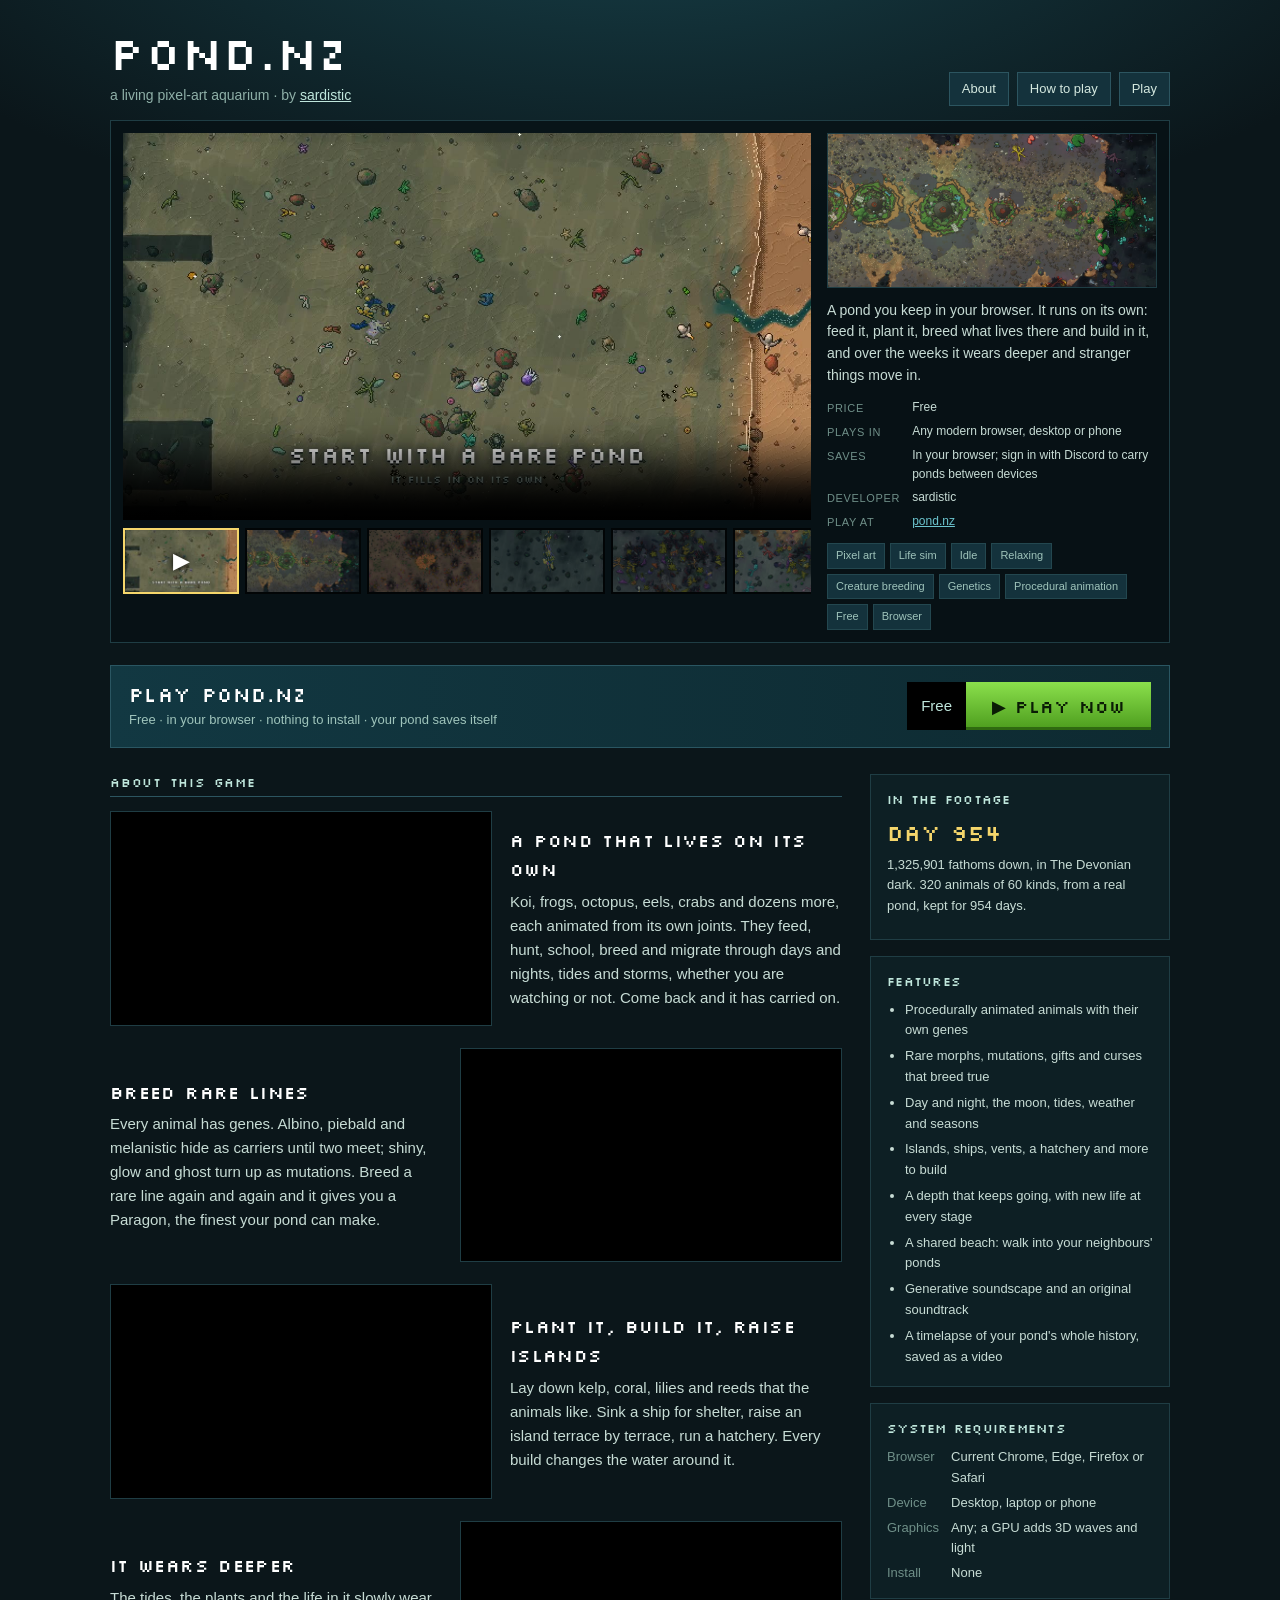
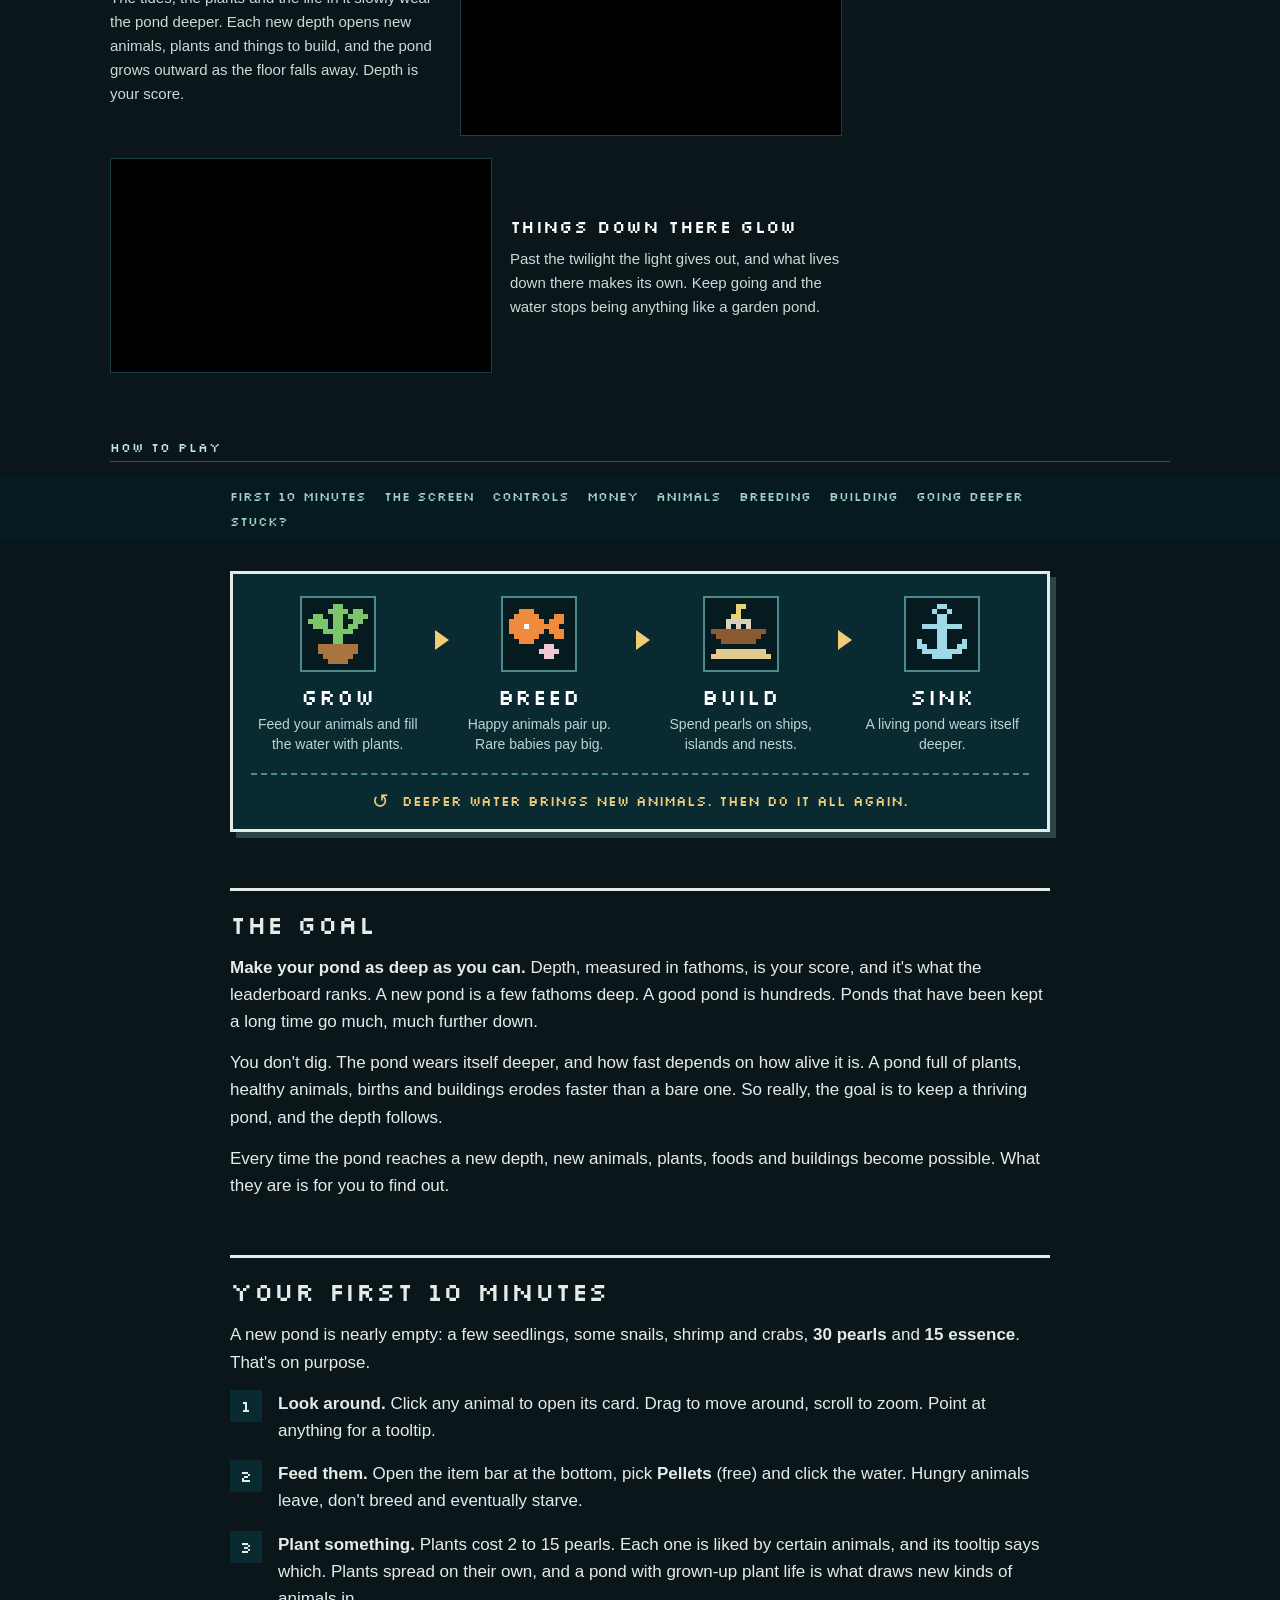
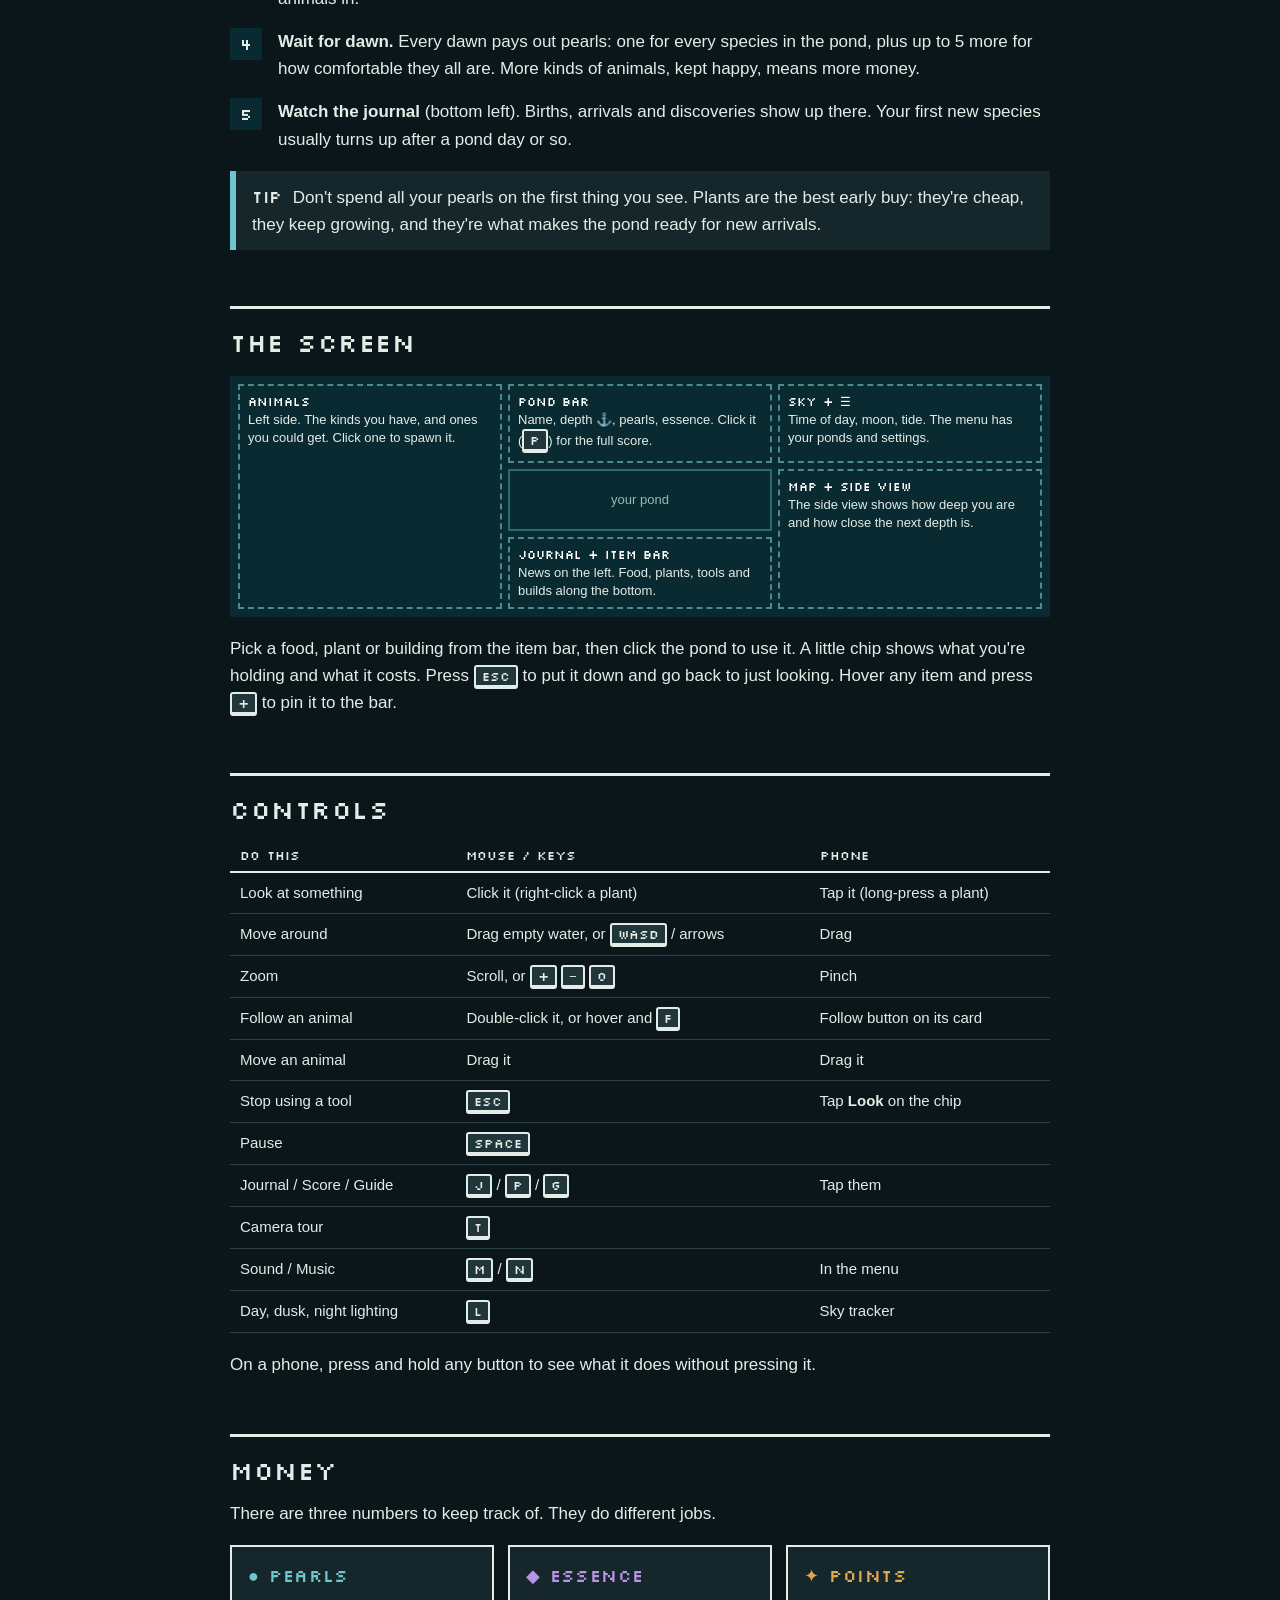
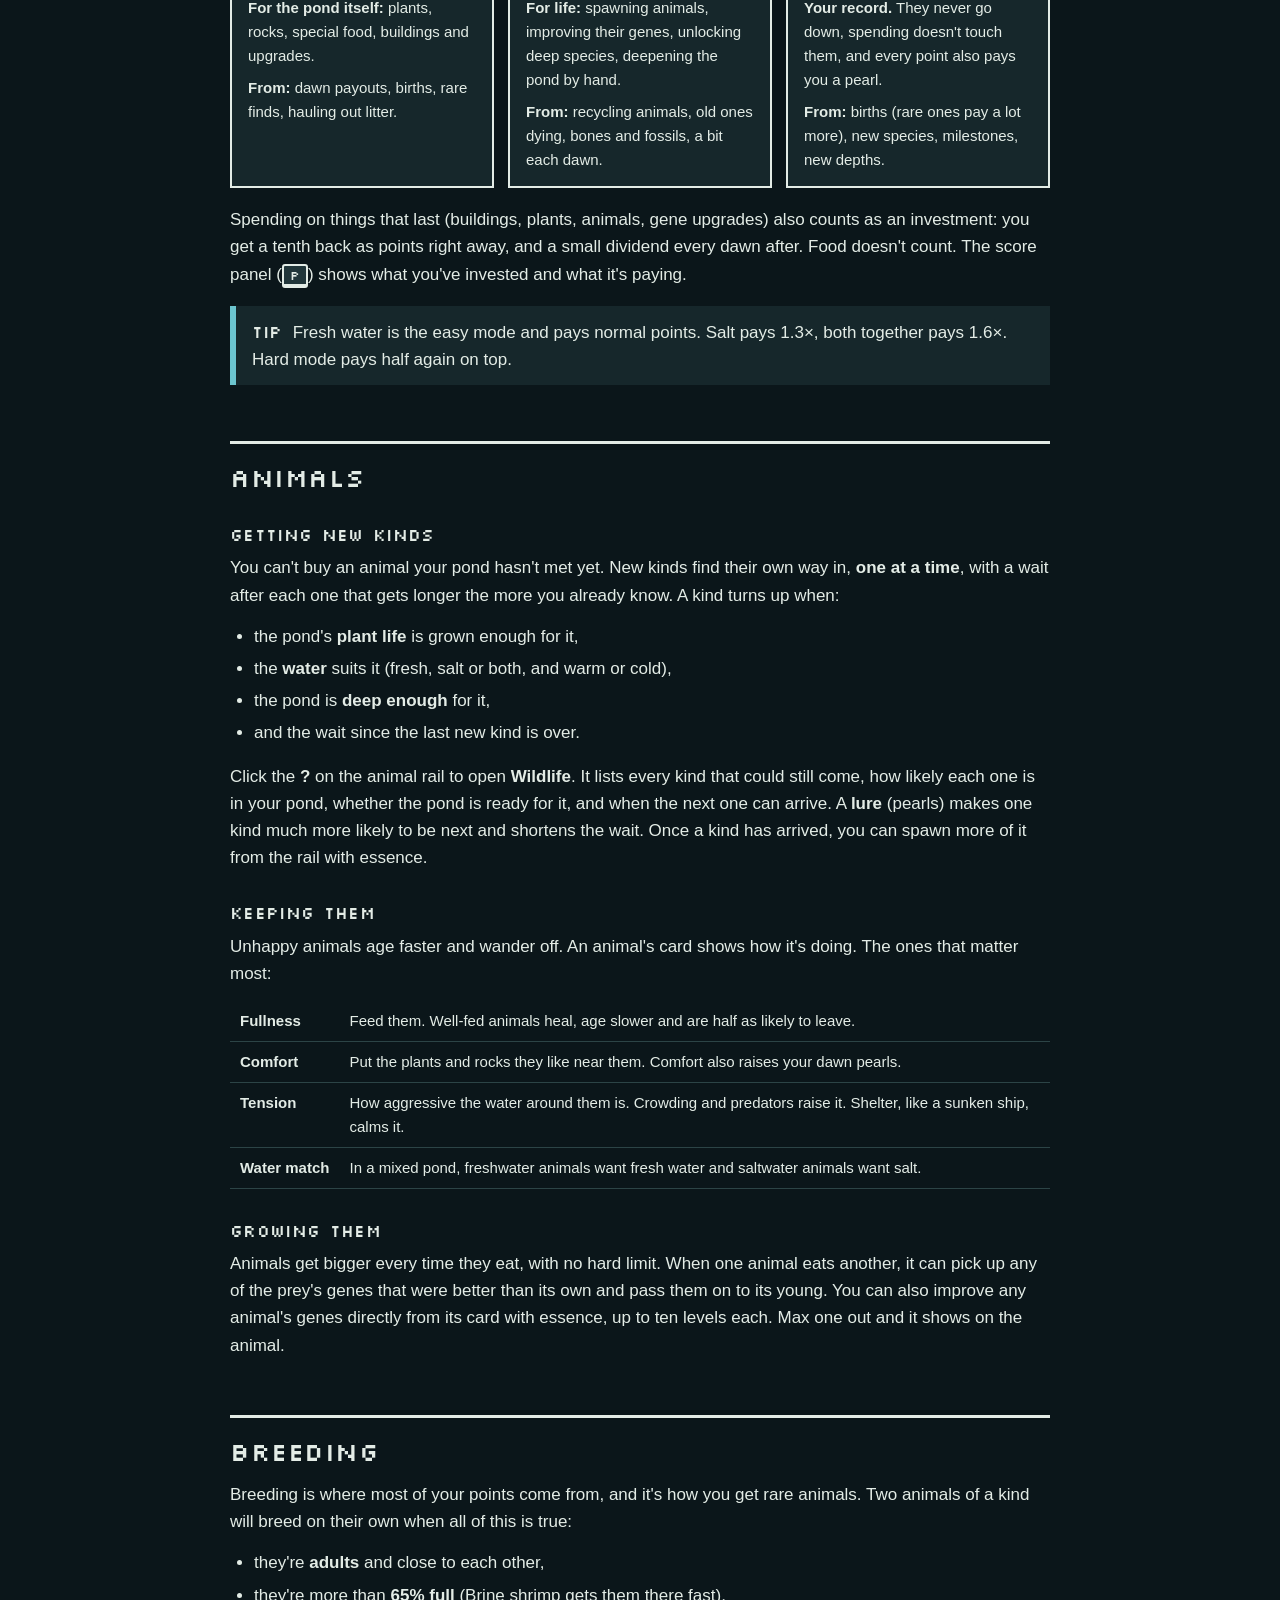
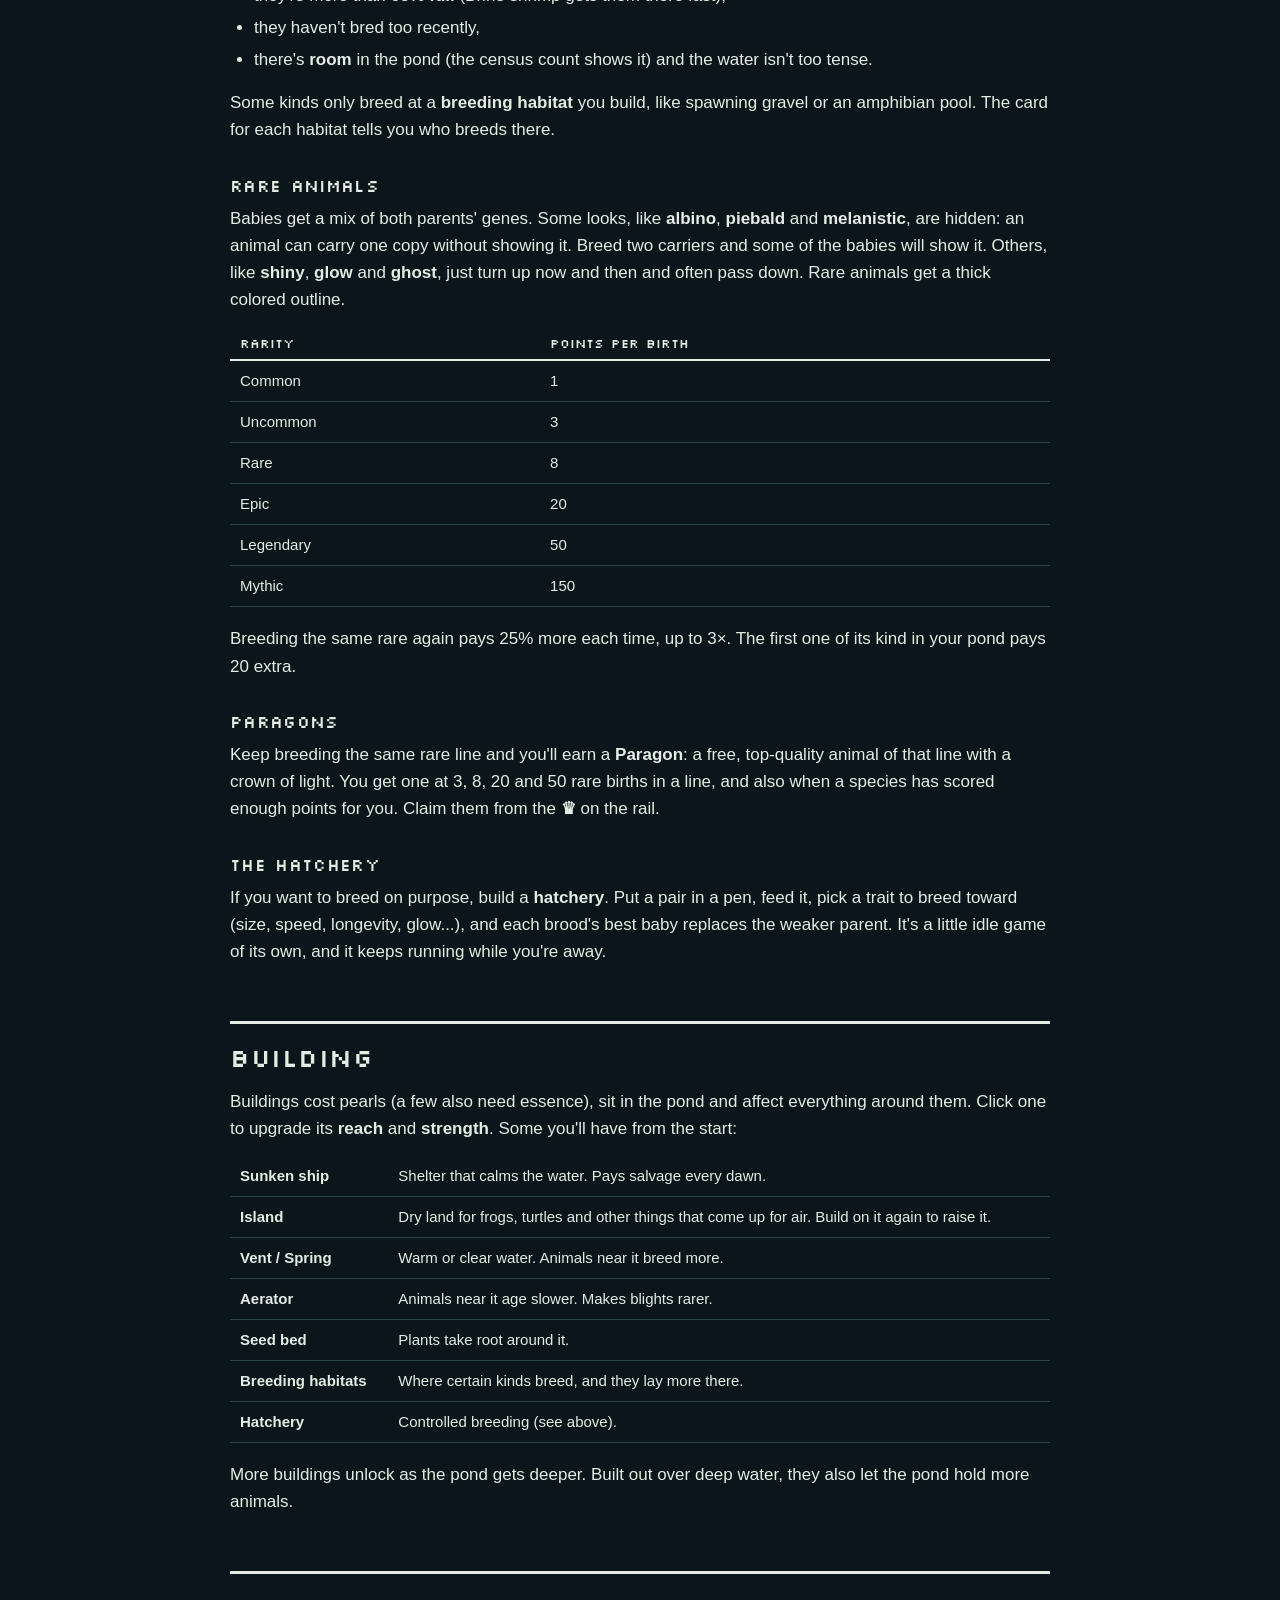
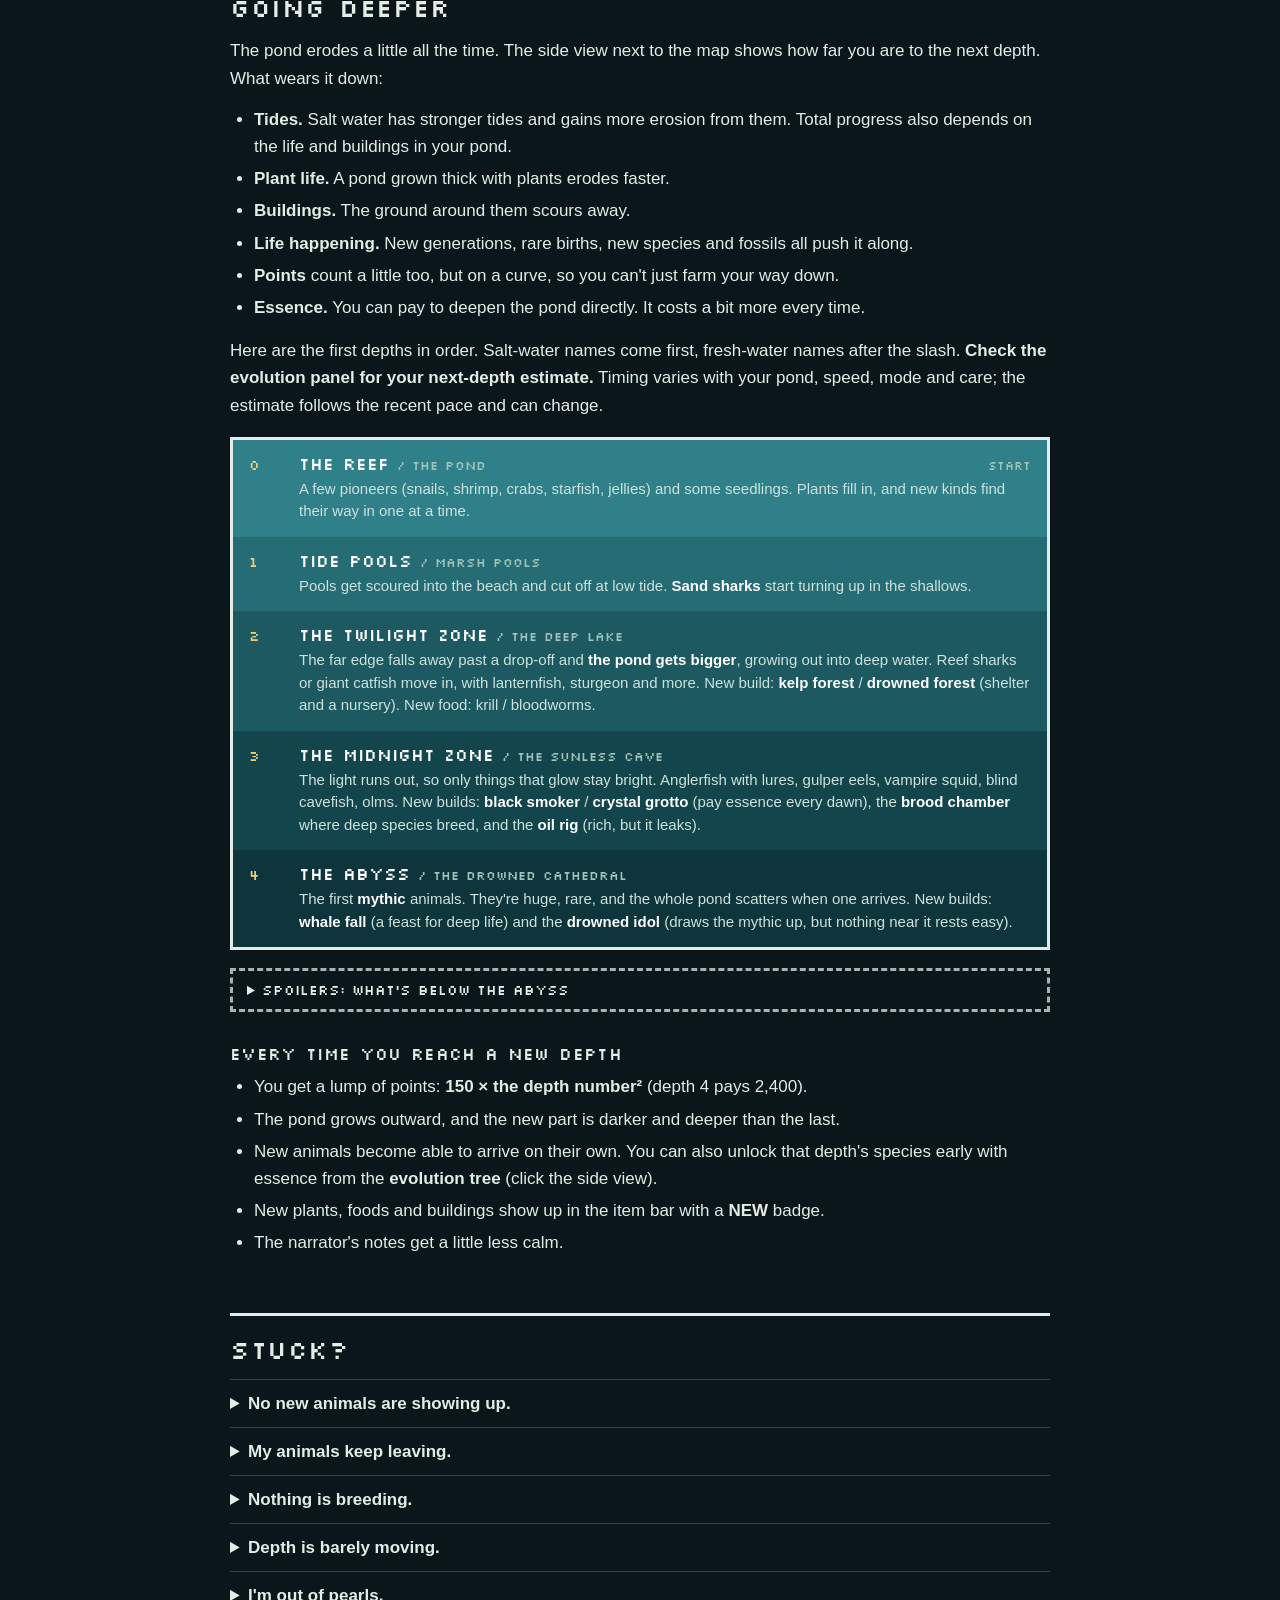
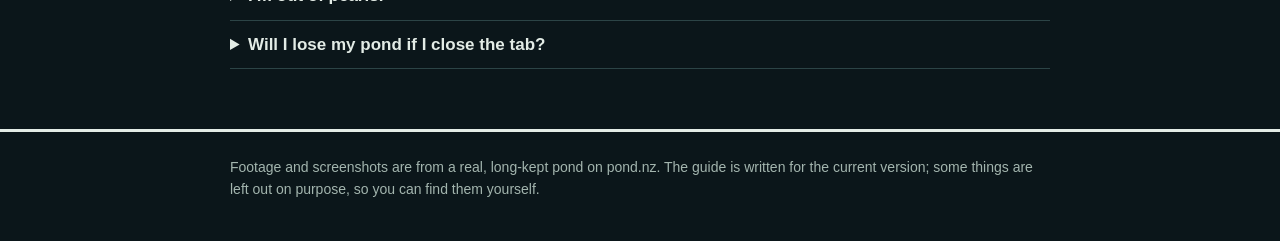
<file: store/index.html>
<!doctype html>
<html lang="en">
<head>
<meta charset="utf-8">
<meta name="viewport" content="width=device-width,initial-scale=1">
<meta name="description" content="pond.nz, a living pixel-art aquarium in your browser: trailer, screenshots, features and how to play.">
<title>pond.nz · a living pixel-art aquarium</title>
<link rel="icon" href="/favicon.ico">
<link rel="canonical" href="https://pond.nz/store/">
<meta property="og:title" content="pond.nz · a living pixel-art aquarium">
<meta property="og:description" content="A pond you keep in your browser. Free, nothing to install.">
<meta property="og:image" content="https://pond.nz/store/media/trailer-poster.jpg">
<meta property="og:url" content="https://pond.nz/store/">
<link rel="preconnect" href="https://fonts.googleapis.com">
<link href="https://fonts.googleapis.com/css2?family=Silkscreen&display=swap" rel="stylesheet">
<style>
:root{
  --bg:#0f1c1f;--panel:#16272b;--ink:#e3ece6;--soft:#a3b5ae;--rule:#2c4446;
  --water:#0a2a31;--water2:#061b20;--pearl:#6cc5cf;--ess:#b893ea;--pts:#e3a74b;--key:#21363a;
  --pixel:'Silkscreen',ui-monospace,monospace;
}
*{box-sizing:border-box}
html{-webkit-text-size-adjust:100%}
body{margin:0;background:var(--bg);color:var(--ink);font:17px/1.6 ui-rounded,'Trebuchet MS',Verdana,sans-serif}
a{color:var(--pearl)}
.wrap{max-width:860px;margin:0 auto;padding:0 20px}
h1,h2,h3,.px{font-family:var(--pixel);font-weight:400;letter-spacing:.02em}
h2{font-size:26px;line-height:1.2;margin:56px 0 14px;padding-top:18px;border-top:3px solid var(--ink)}
h3{font-size:17px;margin:28px 0 6px}
p{margin:0 0 14px}
ul,ol{margin:0 0 16px;padding-left:24px}
li{margin:5px 0}
b{font-weight:700}

/* top */
.top{background:var(--water);color:var(--foam);border-bottom:6px solid var(--water2)}
.top .wrap{display:flex;gap:22px;align-items:center;padding-top:36px;padding-bottom:34px}
.top img{width:84px;height:84px;image-rendering:pixelated;flex:none}
.top h1{font-size:44px;line-height:1;margin:0 0 10px}
.top p{margin:0;max-width:560px;color:#b9d6cf}
.top a{color:#fff}
nav{background:var(--water2);font-family:var(--pixel);font-size:13px}
nav .wrap{display:flex;flex-wrap:wrap;gap:4px 18px;padding-top:10px;padding-bottom:10px}
nav a{color:#9fd0c6;text-decoration:none}
nav a:hover{color:#fff;text-decoration:underline}

kbd{font:13px/1 var(--pixel);background:var(--key);color:var(--ink);border:2px solid var(--ink);border-bottom-width:4px;border-radius:3px;padding:3px 6px 2px;display:inline-block;white-space:nowrap}

.box{background:var(--panel);border:2px solid var(--ink);box-shadow:5px 5px 0 var(--rule);padding:18px 22px;margin:20px 0}
.box > :last-child{margin-bottom:0}
.box h3:first-child{margin-top:0}
.tip{border-left:6px solid var(--pearl);background:var(--panel);padding:12px 16px;margin:18px 0}
.tip b:first-child{font-family:var(--pixel);font-weight:400;margin-right:6px}

ol.steps{counter-reset:s;list-style:none;padding:0}
ol.steps li{counter-increment:s;position:relative;padding-left:48px;margin:0 0 16px}
ol.steps li::before{content:counter(s);position:absolute;left:0;top:0;width:32px;height:32px;display:grid;place-items:center;font:16px var(--pixel);background:var(--water);color:var(--foam)}

table{width:100%;border-collapse:collapse;margin:8px 0 18px;font-size:15px}
th,td{text-align:left;vertical-align:top;padding:8px 10px;border-bottom:1px solid var(--rule)}
th{font:13px var(--pixel);border-bottom:2px solid var(--ink)}
td:first-child{white-space:nowrap}

.money{display:grid;grid-template-columns:repeat(3,1fr);gap:14px;margin:18px 0}
.coin{background:var(--panel);border:2px solid var(--ink);padding:14px 16px}
.coin h3{margin:0 0 6px;font-size:18px}
.coin p{font-size:15px;margin:0 0 8px}
.coin p:last-child{margin:0}
.pearl h3{color:var(--pearl)}.ess h3{color:var(--ess)}.pts h3{color:var(--pts)}

.screen{display:grid;grid-template-columns:repeat(3,1fr);grid-template-rows:auto auto auto;gap:6px;background:var(--water);padding:8px;margin:18px 0;color:var(--foam);font-size:13px;line-height:1.35}
.screen div{border:2px dashed #4e8a8a;padding:8px;min-height:62px}
.screen b{display:block;font:12px var(--pixel);font-weight:400;color:#fff;margin-bottom:2px}
.s-bar{grid-column:2}.s-sky{grid-column:3}.s-rail{grid-column:1;grid-row:1/4}.s-pond{grid-column:2;grid-row:2;border-style:solid!important;border-color:#2a6a6a!important;display:grid;place-items:center;text-align:center;color:#8fbcb3}
.s-map{grid-column:3;grid-row:2/4}.s-journal{grid-column:2;grid-row:3}

.dive{list-style:none;margin:18px 0;padding:0;border:3px solid var(--ink)}
.tier{margin:0;padding:12px 16px 14px;color:#e6f2ee}
.t-head{display:flex;align-items:baseline;gap:12px;flex-wrap:wrap}
.t-num{font:14px var(--pixel);color:#f1cc77;min-width:38px}
.t-name{font:17px var(--pixel);color:#fff;flex:1}
.t-name i{font-style:normal;color:#9fc4bb;margin-left:8px;font-size:13px}
.t-when{font:12px var(--pixel);color:#9fc4bb}
.t-body{font-size:15px;line-height:1.5;color:#cfe2dc;margin:4px 0 0 50px}
.t-body b{color:#fff}
.spoil{border:3px dashed var(--soft)!important;padding:10px 14px!important;margin:0 0 18px}
.spoil summary{font:14px var(--pixel);font-weight:400}
.spoil .dive{margin-bottom:4px}

details{border-top:1px solid var(--rule);padding:10px 0}
details:last-of-type{border-bottom:1px solid var(--rule)}
summary{cursor:pointer;font-weight:700}
details p{margin:8px 0 0}

footer{margin-top:60px;padding:24px 0 40px;border-top:3px solid var(--ink);font-size:14px;color:var(--soft)}


/* game loop strip */
.loop{background:var(--water);border:3px solid var(--ink);box-shadow:6px 6px 0 var(--rule);margin:30px 0 8px;padding:22px 18px 16px;color:var(--foam)}
.loop-row{list-style:none;margin:0;padding:0;display:grid;grid-template-columns:repeat(4,1fr);gap:28px}
.step{position:relative;margin:0;text-align:center;display:flex;flex-direction:column;align-items:center}
.step:not(:last-child)::after{content:'';position:absolute;right:-24px;top:34px;border:10px solid transparent;border-left:14px solid #f1cc77;border-right:0}
.ico{width:76px;height:76px;background:var(--water2);border:2px solid #4e8a8a;display:grid;place-items:center;margin-bottom:10px}
.ico svg{width:60px;height:60px;display:block}
.step b{font:22px var(--pixel);font-weight:400;color:#fff;letter-spacing:.04em;text-transform:uppercase}
.step .cap{font-size:14px;line-height:1.4;color:#b9d6cf;margin-top:4px;max-width:170px}
.loop-back{margin:18px 0 0;padding-top:12px;border-top:2px dashed #4e8a8a;text-align:center;font:14px var(--pixel);color:#f1cc77}
.loop-back span{font-size:20px;margin-right:6px;vertical-align:-2px}
@media (max-width:640px){
  .loop-row{grid-template-columns:1fr 1fr;gap:22px 14px}
  .step:not(:last-child)::after{display:none}
  .ico{width:64px;height:64px}.ico svg{width:50px;height:50px}
  .step b{font-size:19px}
  .loop-back{font-size:12px}
}
@media (max-width:640px){
  .t-body{margin-left:0}.t-num{min-width:0}.t-name{font-size:15px}.t-name i{display:block;margin:2px 0 0}
  body{font-size:16px}
  .wrap{padding:0 16px}
  .top .wrap{gap:14px;padding-top:24px;padding-bottom:22px}
  .top img{width:56px;height:56px}
  .top h1{font-size:32px}
  h2{font-size:22px;margin-top:44px}
  .money{grid-template-columns:1fr}
  .screen{display:flex;flex-direction:column}
  .s-pond{display:none!important}
  td:first-child{white-space:normal}
  table{font-size:14px}
  th,td{padding:7px 6px}
}
@media print{nav{display:none}.top{background:none;color:inherit}.top p{color:inherit}.box{box-shadow:none}}

/* ---- the store page ---- */
body{background:#0b161a;background-image:radial-gradient(1200px 520px at 50% -120px,#17414a 0,transparent 70%)}
.store{max-width:1100px;margin:0 auto;padding:0 20px}
.store-head{padding:30px 0 14px;display:flex;align-items:flex-end;justify-content:space-between;gap:16px;flex-wrap:wrap}
.store-head h1{font-size:46px;line-height:1;margin:0;color:#fff}
.store-head .by{color:#8fb0a8;font-size:14px;margin-top:8px}
.store-head .by a{color:#bfe6dc}
.store-head .links{display:flex;gap:8px;flex-wrap:wrap}
.chip{display:inline-block;padding:6px 12px;background:#14323c;border:1px solid #2c5560;color:#d4e8df;text-decoration:none;font-size:13px}
.chip:hover{background:#1c4450}
.hero{display:grid;grid-template-columns:minmax(0,1fr) 330px;gap:16px;background:#071114cc;border:1px solid #1f3d44;padding:12px}
.hero > *,.cols > *{min-width:0}
.viewer{position:relative;aspect-ratio:16/9;background:#000;overflow:hidden}
.viewer video,.viewer img{position:absolute;inset:0;width:100%;height:100%;object-fit:cover;display:block;image-rendering:auto}
.viewer button.nav{position:absolute;top:50%;transform:translateY(-50%);width:42px;height:64px;border:0;background:#000a;color:#fff;font-size:26px;cursor:pointer;opacity:.0;transition:opacity .2s}
.viewer:hover button.nav,.viewer button.nav:focus-visible{opacity:1}
.viewer .prev{left:0}.viewer .next{right:0}
.viewer a.full{position:absolute;right:10px;bottom:10px;background:#000a;color:#fff;font-size:12px;padding:4px 8px;text-decoration:none}
.strip{display:flex;gap:6px;overflow-x:auto;padding:8px 0 2px;scrollbar-width:thin;scrollbar-color:#2c5560 transparent}
.strip button{flex:none;width:116px;aspect-ratio:16/9;padding:0;border:2px solid transparent;background:#000;cursor:pointer;position:relative;opacity:.7}
.strip button[aria-current="true"]{border-color:#f5d66b;opacity:1}
.strip button:hover{opacity:1}
.strip img{width:100%;height:100%;object-fit:cover;display:block}
.strip .playmark{position:absolute;inset:0;display:grid;place-items:center;color:#fff;font-size:22px;text-shadow:0 0 6px #000}
.side{display:flex;flex-direction:column;gap:12px;min-width:0}
.side .capsule{width:100%;aspect-ratio:920/430;object-fit:cover;display:block;border:1px solid #1f3d44}
.side .blurb{font-size:14px;line-height:1.55;color:#c7dcd5;margin:0}
.facts{display:grid;grid-template-columns:auto 1fr;gap:4px 12px;font-size:12px;margin:0}
.facts dt{color:#6f8f88;text-transform:uppercase;letter-spacing:.06em;font-size:11px;padding-top:2px}
.facts dd{margin:0;color:#c7dcd5}
.facts dd a{color:#6cc5cf}
.tags{display:flex;flex-wrap:wrap;gap:5px}
.tags span{font-size:11px;padding:3px 8px;background:#14323c;color:#9fc4bb;border:1px solid #23474f}
.buy{margin:22px 0 6px;background:linear-gradient(90deg,#123842,#0e2a31);border:1px solid #2a5662;padding:16px 18px;display:flex;align-items:center;justify-content:space-between;gap:16px;flex-wrap:wrap}
.buy h2{margin:0;padding:0;border:0;font-size:20px;color:#fff}
.buy p{margin:4px 0 0;font-size:13px;color:#9fc4bb}
.buy .act{display:flex;align-items:center;gap:0}
.buy .price{background:#000;color:#bfe6dc;padding:0 14px;height:48px;display:grid;place-items:center;font-size:15px}
.play{display:inline-flex;align-items:center;gap:10px;height:48px;padding:0 26px;background:linear-gradient(180deg,#8be04c,#4c9c1d);color:#0a1c05;font:18px var(--pixel);text-decoration:none;border:0;box-shadow:inset 0 -3px 0 #2f6a10}
.play:hover{background:linear-gradient(180deg,#a3f067,#5bb126)}
.play:focus-visible{outline:3px solid #f5d66b;outline-offset:3px}
.buy.alt{background:#0d1f24}
.buy.alt .play{background:linear-gradient(180deg,#56b6c6,#2a7f8e);color:#04161a;box-shadow:inset 0 -3px 0 #1b5862}
.cols{display:grid;grid-template-columns:minmax(0,1fr) 300px;gap:28px;margin-top:26px}
.sec-title{border-top:0;padding-top:0;margin-top:0;font:13px var(--pixel);color:#bfe6dc;letter-spacing:.06em;border-bottom:1px solid #2c5560;padding-bottom:6px;margin:0 0 14px;text-transform:uppercase}
.feature{display:grid;grid-template-columns:minmax(0,1.15fr) minmax(0,1fr);gap:18px;align-items:center;margin:0 0 22px}
.feature:nth-of-type(even){grid-template-columns:minmax(0,1fr) minmax(0,1.15fr)}
.feature:nth-of-type(even) video{order:2}
.feature video{width:100%;aspect-ratio:16/9;object-fit:cover;display:block;border:1px solid #1f3d44;background:#000}
.feature h3{margin:0 0 6px;font-size:18px;color:#fff}
.feature p{font-size:15px;color:#c7dcd5;margin:0}
.aside-box{background:#0d1f24;border:1px solid #1f3d44;padding:14px 16px;margin-bottom:16px;font-size:13px;color:#c7dcd5}
.aside-box h3{margin:0 0 8px;font-size:13px;color:#bfe6dc}
.aside-box ul{margin:0;padding-left:18px}
.aside-box p{margin:0 0 8px}
.aside-box .big{font:22px var(--pixel);color:#f5d66b}
.reqs{display:grid;grid-template-columns:auto 1fr;gap:4px 12px;margin:0}
.reqs dt{color:#6f8f88}.reqs dd{margin:0}
.guide-title{margin-top:44px!important}
.guide-wrap{max-width:860px}
@media (max-width:900px){.hero{grid-template-columns:1fr}.cols{grid-template-columns:1fr}.side .capsule{display:none}}
@media (max-width:640px){.store{padding:0 16px}.store-head h1{font-size:34px}.feature,.feature:nth-of-type(even){grid-template-columns:1fr}.feature:nth-of-type(even) video{order:0}.strip button{width:92px}.buy{padding:14px}.play{padding:0 18px}}
</style>
</head>
<body>
<div class="store">
<header class="store-head">
  <div><h1>pond.nz</h1><div class="by">a living pixel-art aquarium · by <a href="https://github.com/sardistic">sardistic</a></div></div>
  <div class="links"><a class="chip" href="#about">About</a><a class="chip" href="#how">How to play</a><a class="chip" href="https://pond.nz">Play</a></div>
</header>

<section class="hero" aria-label="Trailer and screenshots">
  <div>
    <div class="viewer" id="viewer"><button class="nav prev" type="button" aria-label="Previous">‹</button><button class="nav next" type="button" aria-label="Next">›</button></div>
    <div class="strip" id="strip" role="tablist" aria-label="Trailer and screenshots"></div>
  </div>
  <aside class="side">
    <img class="capsule" src="media/capsule.jpg" alt="Islands in a long-kept pond">
    <p class="blurb">A pond you keep in your browser. It runs on its own: feed it, plant it, breed what lives there and build in it, and over the weeks it wears deeper and stranger things move in.</p>
    <dl class="facts">
      <dt>Price</dt><dd>Free</dd>
      <dt>Plays in</dt><dd>Any modern browser, desktop or phone</dd>
      <dt>Saves</dt><dd>In your browser; sign in with Discord to carry ponds between devices</dd>
      <dt>Developer</dt><dd>sardistic</dd>
      <dt>Play at</dt><dd><a href="https://pond.nz">pond.nz</a></dd>
    </dl>
    <div class="tags" aria-label="Tags"><span>Pixel art</span><span>Life sim</span><span>Idle</span><span>Relaxing</span><span>Creature breeding</span><span>Genetics</span><span>Procedural animation</span><span>Free</span><span>Browser</span></div>
  </aside>
</section>

<section class="buy" aria-label="Play">
  <div><h2>Play pond.nz</h2><p>Free · in your browser · nothing to install · your pond saves itself</p></div>
  <div class="act"><span class="price">Free</span><a class="play" href="https://pond.nz">▶ Play now</a></div>
</section>

<div class="cols">
  <div>
    <h2 class="sec-title" id="about">About this game</h2>
<div class="feature"><video src="media/loop-tour.mp4" muted loop playsinline autoplay preload="metadata" aria-label="A pond that lives on its own"></video><div><h3>A pond that lives on its own</h3><p>Koi, frogs, octopus, eels, crabs and dozens more, each animated from its own joints. They feed, hunt, school, breed and migrate through days and nights, tides and storms, whether you are watching or not. Come back and it has carried on.</p></div></div>
<div class="feature"><video src="media/loop-closeup.mp4" muted loop playsinline autoplay preload="metadata" aria-label="Breed rare lines"></video><div><h3>Breed rare lines</h3><p>Every animal has genes. Albino, piebald and melanistic hide as carriers until two meet; shiny, glow and ghost turn up as mutations. Breed a rare line again and again and it gives you a Paragon, the finest your pond can make.</p></div></div>
<div class="feature"><video src="media/loop-islands.mp4" muted loop playsinline autoplay preload="metadata" aria-label="Plant it, build it, raise islands"></video><div><h3>Plant it, build it, raise islands</h3><p>Lay down kelp, coral, lilies and reeds that the animals like. Sink a ship for shelter, raise an island terrace by terrace, run a hatchery. Every build changes the water around it.</p></div></div>
<div class="feature"><video src="media/loop-pan.mp4" muted loop playsinline autoplay preload="metadata" aria-label="It wears deeper"></video><div><h3>It wears deeper</h3><p>The tides, the plants and the life in it slowly wear the pond deeper. Each new depth opens new animals, plants and things to build, and the pond grows outward as the floor falls away. Depth is your score.</p></div></div>
<div class="feature"><video src="media/loop-glow.mp4" muted loop playsinline autoplay preload="metadata" aria-label="Things down there glow"></video><div><h3>Things down there glow</h3><p>Past the twilight the light gives out, and what lives down there makes its own. Keep going and the water stops being anything like a garden pond.</p></div></div>
  </div>
  <aside>
    <div class="aside-box"><h3>In the footage</h3><p class="big">Day 954</p><p>1,325,901 fathoms down, in The Devonian dark. 320 animals of 60 kinds, from a real pond, kept for 954 days.</p></div>
    <div class="aside-box"><h3>Features</h3><ul>
      <li>Procedurally animated animals with their own genes</li>
      <li>Rare morphs, mutations, gifts and curses that breed true</li>
      <li>Day and night, the moon, tides, weather and seasons</li>
      <li>Islands, ships, vents, a hatchery and more to build</li>
      <li>A depth that keeps going, with new life at every stage</li>
      <li>A shared beach: walk into your neighbours' ponds</li>
      <li>Generative soundscape and an original soundtrack</li>
      <li>A timelapse of your pond's whole history, saved as a video</li>
    </ul></div>
    <div class="aside-box"><h3>System requirements</h3><dl class="reqs">
      <dt>Browser</dt><dd>Current Chrome, Edge, Firefox or Safari</dd>
      <dt>Device</dt><dd>Desktop, laptop or phone</dd>
      <dt>Graphics</dt><dd>Any; a GPU adds 3D waves and light</dd>
      <dt>Install</dt><dd>None</dd>
    </dl></div>
  </aside>
</div>

<h2 class="sec-title guide-title" id="how">How to play</h2>
</div>

<nav aria-label="Sections"><div class="wrap">
  <a href="#start">First 10 minutes</a>
  <a href="#screen">The screen</a>
  <a href="#controls">Controls</a>
  <a href="#money">Money</a>
  <a href="#animals">Animals</a>
  <a href="#breeding">Breeding</a>
  <a href="#build">Building</a>
  <a href="#depth">Going deeper</a>
  <a href="#stuck">Stuck?</a>
</div></nav>
<main class="wrap guide-wrap">


<section class="loop" aria-label="The game loop">
  <ol class="loop-row"><li class="step"><span class="ico"><svg viewBox="0 0 12 12" aria-hidden="true" shape-rendering="crispEdges"><rect x="5" y="0" width="1" height="1" fill="#7cc56a"/><rect x="6" y="0" width="1" height="1" fill="#7cc56a"/><rect x="4" y="1" width="1" height="1" fill="#7cc56a"/><rect x="5" y="1" width="1" height="1" fill="#7cc56a"/><rect x="6" y="1" width="1" height="1" fill="#7cc56a"/><rect x="7" y="1" width="1" height="1" fill="#7cc56a"/><rect x="9" y="1" width="1" height="1" fill="#7cc56a"/><rect x="10" y="1" width="1" height="1" fill="#7cc56a"/><rect x="1" y="2" width="1" height="1" fill="#7cc56a"/><rect x="2" y="2" width="1" height="1" fill="#7cc56a"/><rect x="5" y="2" width="1" height="1" fill="#7cc56a"/><rect x="6" y="2" width="1" height="1" fill="#7cc56a"/><rect x="8" y="2" width="1" height="1" fill="#7cc56a"/><rect x="9" y="2" width="1" height="1" fill="#7cc56a"/><rect x="10" y="2" width="1" height="1" fill="#7cc56a"/><rect x="11" y="2" width="1" height="1" fill="#7cc56a"/><rect x="0" y="3" width="1" height="1" fill="#7cc56a"/><rect x="1" y="3" width="1" height="1" fill="#7cc56a"/><rect x="2" y="3" width="1" height="1" fill="#7cc56a"/><rect x="3" y="3" width="1" height="1" fill="#7cc56a"/><rect x="5" y="3" width="1" height="1" fill="#7cc56a"/><rect x="6" y="3" width="1" height="1" fill="#7cc56a"/><rect x="9" y="3" width="1" height="1" fill="#7cc56a"/><rect x="10" y="3" width="1" height="1" fill="#7cc56a"/><rect x="1" y="4" width="1" height="1" fill="#7cc56a"/><rect x="2" y="4" width="1" height="1" fill="#7cc56a"/><rect x="3" y="4" width="1" height="1" fill="#7cc56a"/><rect x="5" y="4" width="1" height="1" fill="#7cc56a"/><rect x="6" y="4" width="1" height="1" fill="#7cc56a"/><rect x="8" y="4" width="1" height="1" fill="#7cc56a"/><rect x="9" y="4" width="1" height="1" fill="#7cc56a"/><rect x="3" y="5" width="1" height="1" fill="#7cc56a"/><rect x="4" y="5" width="1" height="1" fill="#7cc56a"/><rect x="5" y="5" width="1" height="1" fill="#7cc56a"/><rect x="6" y="5" width="1" height="1" fill="#7cc56a"/><rect x="7" y="5" width="1" height="1" fill="#7cc56a"/><rect x="8" y="5" width="1" height="1" fill="#7cc56a"/><rect x="5" y="6" width="1" height="1" fill="#7cc56a"/><rect x="6" y="6" width="1" height="1" fill="#7cc56a"/><rect x="5" y="7" width="1" height="1" fill="#7cc56a"/><rect x="6" y="7" width="1" height="1" fill="#7cc56a"/><rect x="2" y="8" width="1" height="1" fill="#a8743f"/><rect x="3" y="8" width="1" height="1" fill="#a8743f"/><rect x="4" y="8" width="1" height="1" fill="#a8743f"/><rect x="5" y="8" width="1" height="1" fill="#a8743f"/><rect x="6" y="8" width="1" height="1" fill="#a8743f"/><rect x="7" y="8" width="1" height="1" fill="#a8743f"/><rect x="8" y="8" width="1" height="1" fill="#a8743f"/><rect x="9" y="8" width="1" height="1" fill="#a8743f"/><rect x="2" y="9" width="1" height="1" fill="#a8743f"/><rect x="3" y="9" width="1" height="1" fill="#a8743f"/><rect x="4" y="9" width="1" height="1" fill="#a8743f"/><rect x="5" y="9" width="1" height="1" fill="#a8743f"/><rect x="6" y="9" width="1" height="1" fill="#a8743f"/><rect x="7" y="9" width="1" height="1" fill="#a8743f"/><rect x="8" y="9" width="1" height="1" fill="#a8743f"/><rect x="9" y="9" width="1" height="1" fill="#a8743f"/><rect x="3" y="10" width="1" height="1" fill="#a8743f"/><rect x="4" y="10" width="1" height="1" fill="#a8743f"/><rect x="5" y="10" width="1" height="1" fill="#a8743f"/><rect x="6" y="10" width="1" height="1" fill="#a8743f"/><rect x="7" y="10" width="1" height="1" fill="#a8743f"/><rect x="8" y="10" width="1" height="1" fill="#a8743f"/><rect x="4" y="11" width="1" height="1" fill="#a8743f"/><rect x="5" y="11" width="1" height="1" fill="#a8743f"/><rect x="6" y="11" width="1" height="1" fill="#a8743f"/><rect x="7" y="11" width="1" height="1" fill="#a8743f"/></svg></span><b>Grow</b><span class="cap">Feed your animals and fill the water with plants.</span></li><li class="step"><span class="ico"><svg viewBox="0 0 12 12" aria-hidden="true" shape-rendering="crispEdges"><rect x="2" y="1" width="1" height="1" fill="#f08a3c"/><rect x="3" y="1" width="1" height="1" fill="#f08a3c"/><rect x="4" y="1" width="1" height="1" fill="#f08a3c"/><rect x="1" y="2" width="1" height="1" fill="#f08a3c"/><rect x="2" y="2" width="1" height="1" fill="#f08a3c"/><rect x="3" y="2" width="1" height="1" fill="#f08a3c"/><rect x="4" y="2" width="1" height="1" fill="#f08a3c"/><rect x="5" y="2" width="1" height="1" fill="#f08a3c"/><rect x="9" y="2" width="1" height="1" fill="#f08a3c"/><rect x="10" y="2" width="1" height="1" fill="#f08a3c"/><rect x="0" y="3" width="1" height="1" fill="#f08a3c"/><rect x="1" y="3" width="1" height="1" fill="#f08a3c"/><rect x="2" y="3" width="1" height="1" fill="#f08a3c"/><rect x="3" y="3" width="1" height="1" fill="#f08a3c"/><rect x="4" y="3" width="1" height="1" fill="#f08a3c"/><rect x="5" y="3" width="1" height="1" fill="#f08a3c"/><rect x="6" y="3" width="1" height="1" fill="#f08a3c"/><rect x="8" y="3" width="1" height="1" fill="#f08a3c"/><rect x="9" y="3" width="1" height="1" fill="#f08a3c"/><rect x="10" y="3" width="1" height="1" fill="#f08a3c"/><rect x="0" y="4" width="1" height="1" fill="#f08a3c"/><rect x="1" y="4" width="1" height="1" fill="#f08a3c"/><rect x="2" y="4" width="1" height="1" fill="#f08a3c"/><rect x="3" y="4" width="1" height="1" fill="#ffffff"/><rect x="4" y="4" width="1" height="1" fill="#f08a3c"/><rect x="5" y="4" width="1" height="1" fill="#f08a3c"/><rect x="6" y="4" width="1" height="1" fill="#f08a3c"/><rect x="7" y="4" width="1" height="1" fill="#f08a3c"/><rect x="8" y="4" width="1" height="1" fill="#f08a3c"/><rect x="9" y="4" width="1" height="1" fill="#f08a3c"/><rect x="0" y="5" width="1" height="1" fill="#f08a3c"/><rect x="1" y="5" width="1" height="1" fill="#f08a3c"/><rect x="2" y="5" width="1" height="1" fill="#f08a3c"/><rect x="3" y="5" width="1" height="1" fill="#f08a3c"/><rect x="4" y="5" width="1" height="1" fill="#f08a3c"/><rect x="5" y="5" width="1" height="1" fill="#f08a3c"/><rect x="6" y="5" width="1" height="1" fill="#f08a3c"/><rect x="8" y="5" width="1" height="1" fill="#f08a3c"/><rect x="9" y="5" width="1" height="1" fill="#f08a3c"/><rect x="10" y="5" width="1" height="1" fill="#f08a3c"/><rect x="1" y="6" width="1" height="1" fill="#f08a3c"/><rect x="2" y="6" width="1" height="1" fill="#f08a3c"/><rect x="3" y="6" width="1" height="1" fill="#f08a3c"/><rect x="4" y="6" width="1" height="1" fill="#f08a3c"/><rect x="5" y="6" width="1" height="1" fill="#f08a3c"/><rect x="9" y="6" width="1" height="1" fill="#f08a3c"/><rect x="10" y="6" width="1" height="1" fill="#f08a3c"/><rect x="2" y="7" width="1" height="1" fill="#f08a3c"/><rect x="3" y="7" width="1" height="1" fill="#f08a3c"/><rect x="4" y="7" width="1" height="1" fill="#f08a3c"/><rect x="7" y="8" width="1" height="1" fill="#f3c6d6"/><rect x="8" y="8" width="1" height="1" fill="#f3c6d6"/><rect x="6" y="9" width="1" height="1" fill="#f3c6d6"/><rect x="7" y="9" width="1" height="1" fill="#f3c6d6"/><rect x="8" y="9" width="1" height="1" fill="#f3c6d6"/><rect x="9" y="9" width="1" height="1" fill="#f3c6d6"/><rect x="7" y="10" width="1" height="1" fill="#f3c6d6"/><rect x="8" y="10" width="1" height="1" fill="#f3c6d6"/></svg></span><b>Breed</b><span class="cap">Happy animals pair up. Rare babies pay big.</span></li><li class="step"><span class="ico"><svg viewBox="0 0 12 12" aria-hidden="true" shape-rendering="crispEdges"><rect x="5" y="0" width="1" height="1" fill="#e8d27a"/><rect x="6" y="0" width="1" height="1" fill="#e8d27a"/><rect x="5" y="1" width="1" height="1" fill="#e8d27a"/><rect x="4" y="2" width="1" height="1" fill="#e8d27a"/><rect x="5" y="2" width="1" height="1" fill="#e8d27a"/><rect x="3" y="3" width="1" height="1" fill="#d9d0bd"/><rect x="4" y="3" width="1" height="1" fill="#d9d0bd"/><rect x="5" y="3" width="1" height="1" fill="#d9d0bd"/><rect x="6" y="3" width="1" height="1" fill="#d9d0bd"/><rect x="7" y="3" width="1" height="1" fill="#d9d0bd"/><rect x="3" y="4" width="1" height="1" fill="#d9d0bd"/><rect x="5" y="4" width="1" height="1" fill="#d9d0bd"/><rect x="7" y="4" width="1" height="1" fill="#d9d0bd"/><rect x="0" y="5" width="1" height="1" fill="#8a5a35"/><rect x="1" y="5" width="1" height="1" fill="#8a5a35"/><rect x="2" y="5" width="1" height="1" fill="#8a5a35"/><rect x="3" y="5" width="1" height="1" fill="#8a5a35"/><rect x="4" y="5" width="1" height="1" fill="#8a5a35"/><rect x="5" y="5" width="1" height="1" fill="#8a5a35"/><rect x="6" y="5" width="1" height="1" fill="#8a5a35"/><rect x="7" y="5" width="1" height="1" fill="#8a5a35"/><rect x="8" y="5" width="1" height="1" fill="#8a5a35"/><rect x="9" y="5" width="1" height="1" fill="#8a5a35"/><rect x="10" y="5" width="1" height="1" fill="#8a5a35"/><rect x="1" y="6" width="1" height="1" fill="#8a5a35"/><rect x="2" y="6" width="1" height="1" fill="#8a5a35"/><rect x="3" y="6" width="1" height="1" fill="#8a5a35"/><rect x="4" y="6" width="1" height="1" fill="#8a5a35"/><rect x="5" y="6" width="1" height="1" fill="#8a5a35"/><rect x="6" y="6" width="1" height="1" fill="#8a5a35"/><rect x="7" y="6" width="1" height="1" fill="#8a5a35"/><rect x="8" y="6" width="1" height="1" fill="#8a5a35"/><rect x="9" y="6" width="1" height="1" fill="#8a5a35"/><rect x="2" y="7" width="1" height="1" fill="#8a5a35"/><rect x="3" y="7" width="1" height="1" fill="#8a5a35"/><rect x="4" y="7" width="1" height="1" fill="#8a5a35"/><rect x="5" y="7" width="1" height="1" fill="#8a5a35"/><rect x="6" y="7" width="1" height="1" fill="#8a5a35"/><rect x="7" y="7" width="1" height="1" fill="#8a5a35"/><rect x="8" y="7" width="1" height="1" fill="#8a5a35"/><rect x="1" y="9" width="1" height="1" fill="#e2c98f"/><rect x="2" y="9" width="1" height="1" fill="#e2c98f"/><rect x="3" y="9" width="1" height="1" fill="#e2c98f"/><rect x="4" y="9" width="1" height="1" fill="#e2c98f"/><rect x="5" y="9" width="1" height="1" fill="#e2c98f"/><rect x="6" y="9" width="1" height="1" fill="#e2c98f"/><rect x="7" y="9" width="1" height="1" fill="#e2c98f"/><rect x="8" y="9" width="1" height="1" fill="#e2c98f"/><rect x="9" y="9" width="1" height="1" fill="#e2c98f"/><rect x="10" y="9" width="1" height="1" fill="#e2c98f"/><rect x="0" y="10" width="1" height="1" fill="#e2c98f"/><rect x="1" y="10" width="1" height="1" fill="#e2c98f"/><rect x="2" y="10" width="1" height="1" fill="#e2c98f"/><rect x="3" y="10" width="1" height="1" fill="#e2c98f"/><rect x="4" y="10" width="1" height="1" fill="#e2c98f"/><rect x="5" y="10" width="1" height="1" fill="#e2c98f"/><rect x="6" y="10" width="1" height="1" fill="#e2c98f"/><rect x="7" y="10" width="1" height="1" fill="#e2c98f"/><rect x="8" y="10" width="1" height="1" fill="#e2c98f"/><rect x="9" y="10" width="1" height="1" fill="#e2c98f"/><rect x="10" y="10" width="1" height="1" fill="#e2c98f"/><rect x="11" y="10" width="1" height="1" fill="#e2c98f"/></svg></span><b>Build</b><span class="cap">Spend pearls on ships, islands and nests.</span></li><li class="step"><span class="ico"><svg viewBox="0 0 12 12" aria-hidden="true" shape-rendering="crispEdges"><rect x="5" y="0" width="1" height="1" fill="#9fd8e6"/><rect x="6" y="0" width="1" height="1" fill="#9fd8e6"/><rect x="4" y="1" width="1" height="1" fill="#9fd8e6"/><rect x="7" y="1" width="1" height="1" fill="#9fd8e6"/><rect x="5" y="2" width="1" height="1" fill="#9fd8e6"/><rect x="6" y="2" width="1" height="1" fill="#9fd8e6"/><rect x="5" y="3" width="1" height="1" fill="#9fd8e6"/><rect x="6" y="3" width="1" height="1" fill="#9fd8e6"/><rect x="2" y="4" width="1" height="1" fill="#9fd8e6"/><rect x="3" y="4" width="1" height="1" fill="#9fd8e6"/><rect x="4" y="4" width="1" height="1" fill="#9fd8e6"/><rect x="5" y="4" width="1" height="1" fill="#9fd8e6"/><rect x="6" y="4" width="1" height="1" fill="#9fd8e6"/><rect x="7" y="4" width="1" height="1" fill="#9fd8e6"/><rect x="8" y="4" width="1" height="1" fill="#9fd8e6"/><rect x="9" y="4" width="1" height="1" fill="#9fd8e6"/><rect x="5" y="5" width="1" height="1" fill="#9fd8e6"/><rect x="6" y="5" width="1" height="1" fill="#9fd8e6"/><rect x="5" y="6" width="1" height="1" fill="#9fd8e6"/><rect x="6" y="6" width="1" height="1" fill="#9fd8e6"/><rect x="1" y="7" width="1" height="1" fill="#9fd8e6"/><rect x="5" y="7" width="1" height="1" fill="#9fd8e6"/><rect x="6" y="7" width="1" height="1" fill="#9fd8e6"/><rect x="10" y="7" width="1" height="1" fill="#9fd8e6"/><rect x="1" y="8" width="1" height="1" fill="#9fd8e6"/><rect x="2" y="8" width="1" height="1" fill="#9fd8e6"/><rect x="5" y="8" width="1" height="1" fill="#9fd8e6"/><rect x="6" y="8" width="1" height="1" fill="#9fd8e6"/><rect x="9" y="8" width="1" height="1" fill="#9fd8e6"/><rect x="10" y="8" width="1" height="1" fill="#9fd8e6"/><rect x="2" y="9" width="1" height="1" fill="#9fd8e6"/><rect x="3" y="9" width="1" height="1" fill="#9fd8e6"/><rect x="4" y="9" width="1" height="1" fill="#9fd8e6"/><rect x="5" y="9" width="1" height="1" fill="#9fd8e6"/><rect x="6" y="9" width="1" height="1" fill="#9fd8e6"/><rect x="7" y="9" width="1" height="1" fill="#9fd8e6"/><rect x="8" y="9" width="1" height="1" fill="#9fd8e6"/><rect x="9" y="9" width="1" height="1" fill="#9fd8e6"/><rect x="4" y="10" width="1" height="1" fill="#9fd8e6"/><rect x="5" y="10" width="1" height="1" fill="#9fd8e6"/><rect x="6" y="10" width="1" height="1" fill="#9fd8e6"/><rect x="7" y="10" width="1" height="1" fill="#9fd8e6"/></svg></span><b>Sink</b><span class="cap">A living pond wears itself deeper.</span></li></ol>
  <p class="loop-back"><span aria-hidden="true">↺</span> Deeper water brings new animals. Then do it all again.</p>
</section>

<h2 id="goal">The goal</h2>
<p><b>Make your pond as deep as you can.</b> Depth, measured in fathoms, is your score, and it's what the leaderboard ranks. A new pond is a few fathoms deep. A good pond is hundreds. Ponds that have been kept a long time go much, much further down.</p>
<p>You don't dig. The pond wears itself deeper, and how fast depends on how alive it is. A pond full of plants, healthy animals, births and buildings erodes faster than a bare one. So really, the goal is to keep a thriving pond, and the depth follows.</p>
<p>Every time the pond reaches a new depth, new animals, plants, foods and buildings become possible. What they are is for you to find out.</p>

<h2 id="start">Your first 10 minutes</h2>
<p>A new pond is nearly empty: a few seedlings, some snails, shrimp and crabs, <b>30 pearls</b> and <b>15 essence</b>. That's on purpose.</p>
<ol class="steps">
  <li><b>Look around.</b> Click any animal to open its card. Drag to move around, scroll to zoom. Point at anything for a tooltip.</li>
  <li><b>Feed them.</b> Open the item bar at the bottom, pick <b>Pellets</b> (free) and click the water. Hungry animals leave, don't breed and eventually starve.</li>
  <li><b>Plant something.</b> Plants cost 2 to 15 pearls. Each one is liked by certain animals, and its tooltip says which. Plants spread on their own, and a pond with grown-up plant life is what draws new kinds of animals in.</li>
  <li><b>Wait for dawn.</b> Every dawn pays out pearls: one for every species in the pond, plus up to 5 more for how comfortable they all are. More kinds of animals, kept happy, means more money.</li>
  <li><b>Watch the journal</b> (bottom left). Births, arrivals and discoveries show up there. Your first new species usually turns up after a pond day or so.</li>
</ol>
<div class="tip"><b>Tip</b> Don't spend all your pearls on the first thing you see. Plants are the best early buy: they're cheap, they keep growing, and they're what makes the pond ready for new arrivals.</div>

<h2 id="screen">The screen</h2>
<div class="screen" aria-label="Rough layout of the game screen">
  <div class="s-rail"><b>Animals</b>Left side. The kinds you have, and ones you could get. Click one to spawn it.</div>
  <div class="s-bar"><b>Pond bar</b>Name, depth ⚓, pearls, essence. Click it (<kbd>P</kbd>) for the full score.</div>
  <div class="s-sky"><b>Sky + ☰</b>Time of day, moon, tide. The menu has your ponds and settings.</div>
  <div class="s-pond">your pond</div>
  <div class="s-map"><b>Map + side view</b>The side view shows how deep you are and how close the next depth is.</div>
  <div class="s-journal"><b>Journal + item bar</b>News on the left. Food, plants, tools and builds along the bottom.</div>
</div>
<p>Pick a food, plant or building from the item bar, then click the pond to use it. A little chip shows what you're holding and what it costs. Press <kbd>Esc</kbd> to put it down and go back to just looking. Hover any item and press <kbd>+</kbd> to pin it to the bar.</p>

<h2 id="controls">Controls</h2>
<table>
  <thead><tr><th>Do this</th><th>Mouse / keys</th><th>Phone</th></tr></thead>
  <tbody>
    <tr><td>Look at something</td><td>Click it (right-click a plant)</td><td>Tap it (long-press a plant)</td></tr>
    <tr><td>Move around</td><td>Drag empty water, or <kbd>WASD</kbd> / arrows</td><td>Drag</td></tr>
    <tr><td>Zoom</td><td>Scroll, or <kbd>+</kbd> <kbd>−</kbd> <kbd>0</kbd></td><td>Pinch</td></tr>
    <tr><td>Follow an animal</td><td>Double-click it, or hover and <kbd>F</kbd></td><td>Follow button on its card</td></tr>
    <tr><td>Move an animal</td><td>Drag it</td><td>Drag it</td></tr>
    <tr><td>Stop using a tool</td><td><kbd>Esc</kbd></td><td>Tap <b>Look</b> on the chip</td></tr>
    <tr><td>Pause</td><td><kbd>Space</kbd></td><td></td></tr>
    <tr><td>Journal / Score / Guide</td><td><kbd>J</kbd> / <kbd>P</kbd> / <kbd>G</kbd></td><td>Tap them</td></tr>
    <tr><td>Camera tour</td><td><kbd>T</kbd></td><td></td></tr>
    <tr><td>Sound / Music</td><td><kbd>M</kbd> / <kbd>N</kbd></td><td>In the menu</td></tr>
    <tr><td>Day, dusk, night lighting</td><td><kbd>L</kbd></td><td>Sky tracker</td></tr>
  </tbody>
</table>
<p>On a phone, press and hold any button to see what it does without pressing it.</p>

<h2 id="money">Money</h2>
<p>There are three numbers to keep track of. They do different jobs.</p>
<div class="money">
  <div class="coin pearl"><h3>● Pearls</h3><p><b>For the pond itself:</b> plants, rocks, special food, buildings and upgrades.</p><p><b>From:</b> dawn payouts, births, rare finds, hauling out litter.</p></div>
  <div class="coin ess"><h3>◆ Essence</h3><p><b>For life:</b> spawning animals, improving their genes, unlocking deep species, deepening the pond by hand.</p><p><b>From:</b> recycling animals, old ones dying, bones and fossils, a bit each dawn.</p></div>
  <div class="coin pts"><h3>✦ Points</h3><p><b>Your record.</b> They never go down, spending doesn't touch them, and every point also pays you a pearl.</p><p><b>From:</b> births (rare ones pay a lot more), new species, milestones, new depths.</p></div>
</div>
<p>Spending on things that last (buildings, plants, animals, gene upgrades) also counts as an investment: you get a tenth back as points right away, and a small dividend every dawn after. Food doesn't count. The score panel (<kbd>P</kbd>) shows what you've invested and what it's paying.</p>
<div class="tip"><b>Tip</b> Fresh water is the easy mode and pays normal points. Salt pays 1.3×, both together pays 1.6×. Hard mode pays half again on top.</div>

<h2 id="animals">Animals</h2>
<h3>Getting new kinds</h3>
<p>You can't buy an animal your pond hasn't met yet. New kinds find their own way in, <b>one at a time</b>, with a wait after each one that gets longer the more you already know. A kind turns up when:</p>
<ul>
  <li>the pond's <b>plant life</b> is grown enough for it,</li>
  <li>the <b>water</b> suits it (fresh, salt or both, and warm or cold),</li>
  <li>the pond is <b>deep enough</b> for it,</li>
  <li>and the wait since the last new kind is over.</li>
</ul>
<p>Click the <b>?</b> on the animal rail to open <b>Wildlife</b>. It lists every kind that could still come, how likely each one is in your pond, whether the pond is ready for it, and when the next one can arrive. A <b>lure</b> (pearls) makes one kind much more likely to be next and shortens the wait. Once a kind has arrived, you can spawn more of it from the rail with essence.</p>

<h3>Keeping them</h3>
<p>Unhappy animals age faster and wander off. An animal's card shows how it's doing. The ones that matter most:</p>
<table>
  <tbody>
    <tr><td><b>Fullness</b></td><td>Feed them. Well-fed animals heal, age slower and are half as likely to leave.</td></tr>
    <tr><td><b>Comfort</b></td><td>Put the plants and rocks they like near them. Comfort also raises your dawn pearls.</td></tr>
    <tr><td><b>Tension</b></td><td>How aggressive the water around them is. Crowding and predators raise it. Shelter, like a sunken ship, calms it.</td></tr>
    <tr><td><b>Water match</b></td><td>In a mixed pond, freshwater animals want fresh water and saltwater animals want salt.</td></tr>
  </tbody>
</table>

<h3>Growing them</h3>
<p>Animals get bigger every time they eat, with no hard limit. When one animal eats another, it can pick up any of the prey's genes that were better than its own and pass them on to its young. You can also improve any animal's genes directly from its card with essence, up to ten levels each. Max one out and it shows on the animal.</p>

<h2 id="breeding">Breeding</h2>
<p>Breeding is where most of your points come from, and it's how you get rare animals. Two animals of a kind will breed on their own when all of this is true:</p>
<ul>
  <li>they're <b>adults</b> and close to each other,</li>
  <li>they're more than <b>65% full</b> (Brine shrimp gets them there fast),</li>
  <li>they haven't bred too recently,</li>
  <li>there's <b>room</b> in the pond (the census count shows it) and the water isn't too tense.</li>
</ul>
<p>Some kinds only breed at a <b>breeding habitat</b> you build, like spawning gravel or an amphibian pool. The card for each habitat tells you who breeds there.</p>

<h3>Rare animals</h3>
<p>Babies get a mix of both parents' genes. Some looks, like <b>albino</b>, <b>piebald</b> and <b>melanistic</b>, are hidden: an animal can carry one copy without showing it. Breed two carriers and some of the babies will show it. Others, like <b>shiny</b>, <b>glow</b> and <b>ghost</b>, just turn up now and then and often pass down. Rare animals get a thick colored outline.</p>
<table>
  <thead><tr><th>Rarity</th><th>Points per birth</th></tr></thead>
  <tbody>
    <tr><td>Common</td><td>1</td></tr>
    <tr><td>Uncommon</td><td>3</td></tr>
    <tr><td>Rare</td><td>8</td></tr>
    <tr><td>Epic</td><td>20</td></tr>
    <tr><td>Legendary</td><td>50</td></tr>
    <tr><td>Mythic</td><td>150</td></tr>
  </tbody>
</table>
<p>Breeding the same rare again pays 25% more each time, up to 3×. The first one of its kind in your pond pays 20 extra.</p>

<h3>Paragons</h3>
<p>Keep breeding the same rare line and you'll earn a <b>Paragon</b>: a free, top-quality animal of that line with a crown of light. You get one at 3, 8, 20 and 50 rare births in a line, and also when a species has scored enough points for you. Claim them from the <b>♛</b> on the rail.</p>

<h3>The hatchery</h3>
<p>If you want to breed on purpose, build a <b>hatchery</b>. Put a pair in a pen, feed it, pick a trait to breed toward (size, speed, longevity, glow...), and each brood's best baby replaces the weaker parent. It's a little idle game of its own, and it keeps running while you're away.</p>

<h2 id="build">Building</h2>
<p>Buildings cost pearls (a few also need essence), sit in the pond and affect everything around them. Click one to upgrade its <b>reach</b> and <b>strength</b>. Some you'll have from the start:</p>
<table>
  <tbody>
    <tr><td><b>Sunken ship</b></td><td>Shelter that calms the water. Pays salvage every dawn.</td></tr>
    <tr><td><b>Island</b></td><td>Dry land for frogs, turtles and other things that come up for air. Build on it again to raise it.</td></tr>
    <tr><td><b>Vent / Spring</b></td><td>Warm or clear water. Animals near it breed more.</td></tr>
    <tr><td><b>Aerator</b></td><td>Animals near it age slower. Makes blights rarer.</td></tr>
    <tr><td><b>Seed bed</b></td><td>Plants take root around it.</td></tr>
    <tr><td><b>Breeding habitats</b></td><td>Where certain kinds breed, and they lay more there.</td></tr>
    <tr><td><b>Hatchery</b></td><td>Controlled breeding (see above).</td></tr>
  </tbody>
</table>
<p>More buildings unlock as the pond gets deeper. Built out over deep water, they also let the pond hold more animals.</p>

<h2 id="depth">Going deeper</h2>
<p>The pond erodes a little all the time. The side view next to the map shows how far you are to the next depth. What wears it down:</p>
<ul>
  <li><b>Tides.</b> Salt water has stronger tides and gains more erosion from them. Total progress also depends on the life and buildings in your pond.</li>
  <li><b>Plant life.</b> A pond grown thick with plants erodes faster.</li>
  <li><b>Buildings.</b> The ground around them scours away.</li>
  <li><b>Life happening.</b> New generations, rare births, new species and fossils all push it along.</li>
  <li><b>Points</b> count a little too, but on a curve, so you can't just farm your way down.</li>
  <li><b>Essence.</b> You can pay to deepen the pond directly. It costs a bit more every time.</li>
</ul>
<p>Here are the first depths in order. Salt-water names come first, fresh-water names after the slash. <b>Check the evolution panel for your next-depth estimate.</b> Timing varies with your pond, speed, mode and care; the estimate follows the recent pace and can change.</p>
<ol class="dive">
  <li class="tier" style="background:#2f8088"><div class="t-head"><span class="t-num">0</span><span class="t-name">The reef<i>/ The pond</i></span><span class="t-when">start</span></div><div class="t-body">A few pioneers (snails, shrimp, crabs, starfish, jellies) and some seedlings. Plants fill in, and new kinds find their way in one at a time.</div></li>
  <li class="tier" style="background:#256c74"><div class="t-head"><span class="t-num">1</span><span class="t-name">Tide pools<i>/ Marsh pools</i></span></div><div class="t-body">Pools get scoured into the beach and cut off at low tide. <b>Sand sharks</b> start turning up in the shallows.</div></li>
  <li class="tier" style="background:#1c5960"><div class="t-head"><span class="t-num">2</span><span class="t-name">The twilight zone<i>/ The deep lake</i></span></div><div class="t-body">The far edge falls away past a drop-off and <b>the pond gets bigger</b>, growing out into deep water. Reef sharks or giant catfish move in, with lanternfish, sturgeon and more. New build: <b>kelp forest</b> / <b>drowned forest</b> (shelter and a nursery). New food: krill / bloodworms.</div></li>
  <li class="tier" style="background:#13454c"><div class="t-head"><span class="t-num">3</span><span class="t-name">The midnight zone<i>/ The sunless cave</i></span></div><div class="t-body">The light runs out, so only things that glow stay bright. Anglerfish with lures, gulper eels, vampire squid, blind cavefish, olms. New builds: <b>black smoker</b> / <b>crystal grotto</b> (pay essence every dawn), the <b>brood chamber</b> where deep species breed, and the <b>oil rig</b> (rich, but it leaks).</div></li>
  <li class="tier" style="background:#0d353b"><div class="t-head"><span class="t-num">4</span><span class="t-name">The abyss<i>/ The drowned cathedral</i></span></div><div class="t-body">The first <b>mythic</b> animals. They're huge, rare, and the whole pond scatters when one arrives. New builds: <b>whale fall</b> (a feast for deep life) and the <b>drowned idol</b> (draws the mythic up, but nothing near it rests easy).</div></li>
</ol>
<details class="spoil"><summary>Spoilers: what's below the abyss</summary>
<ol class="dive">
  <li class="tier" style="background:#0a2a30"><div class="t-head"><span class="t-num">5</span><span class="t-name">The hadal trench<i>/ The flooded crypts</i></span></div><div class="t-body">Snailfish, frilled sharks, brine pools and tube worms, or crypt eels and an ossuary. A canyon opens across the deep floor. New food: chum.</div></li>
  <li class="tier" style="background:#092328"><div class="t-head"><span class="t-num">6</span><span class="t-name">The black below<i>/ The roots of the world</i></span></div><div class="t-body">Siphonophores like lit necklaces, giant squid. The spire of teeth / root cathedral. Lure lanterns.</div></li>
  <li class="tier" style="background:#0b2420"><div class="t-head"><span class="t-num">7</span><span class="t-name">The drowned city<i>/ The sunken city</i></span></div><div class="t-body">The Deep Ones walk the streets. The Cyclopean gate (one per pond, and vast). Offerings for the marked. <b>Corruption</b>, a fourth currency that comes from marked animals, matters a lot down here.</div></li>
  <li class="tier" style="background:#1c0f18"><div class="t-head"><span class="t-num">8</span><span class="t-name">The dreaming dark</span></div><div class="t-body">The Sleeper's cradle, very expensive, and the Sleeper itself.</div></li>
  <li class="tier" style="background:#1c160c"><div class="t-head"><span class="t-num">9–11</span><span class="t-name">The deep past</span></div><div class="t-body">The Cambrian sea, the Devonian dark, the Permian deep: trilobites, anomalocaris, dunkleosteus, coelacanths, plesiosaurs, mosasaurs. Fresh water gets sea scorpions, lungfish, giant amphibians and Hyneria.</div></li>
  <li class="tier" style="background:#140c22"><div class="t-head"><span class="t-num">12–14</span><span class="t-name">Where it stops being of this world</span></div><div class="t-body">The Starfall trench, the Glass garden, the Other sea. Alien artifacts land on the floor and leak parasites that ride your animals and change them. Some of their young come out as something new.</div></li>
  <li class="tier" style="background:#050608"><div class="t-head"><span class="t-num">15+</span><span class="t-name">…and on</span></div><div class="t-body">New depths keep getting named as you reach them, each half again as far as the last. There's no bottom, only more room.</div></li>
</ol>
</details>
<h3>Every time you reach a new depth</h3>
<ul>
  <li>You get a lump of points: <b>150 × the depth number²</b> (depth 4 pays 2,400).</li>
  <li>The pond grows outward, and the new part is darker and deeper than the last.</li>
  <li>New animals become able to arrive on their own. You can also unlock that depth's species early with essence from the <b>evolution tree</b> (click the side view).</li>
  <li>New plants, foods and buildings show up in the item bar with a <b>NEW</b> badge.</li>
  <li>The narrator's notes get a little less calm.</li>
</ul>

<h2 id="stuck">Stuck?</h2>
<details><summary>No new animals are showing up.</summary><p>Open <b>Wildlife</b> (the <b>?</b> on the animal rail). It tells you whether the pond is ready for each kind and when the next one can come. Usually you need more established plant life, or you just need to wait out the gap. A lure speeds it up.</p></details>
<details><summary>My animals keep leaving.</summary><p>Check their card. Low comfort, high tension, the wrong water or an empty belly all make them wander off. Feed them, put things they like nearby, and don't overcrowd. Spirulina keeps them well fed five times longer than pellets.</p></details>
<details><summary>Nothing is breeding.</summary><p>They need to be adults, near each other, more than 65% full, and not too recently bred. Check the census count for room. Some kinds (eels, rays, turtles, crabs, jellies, octopus and others) only breed at a breeding habitat, so build the right one.</p></details>
<details><summary>Depth is barely moving.</summary><p>Fresh water is slow, that's normal. Grow more plants, put up some buildings, and keep animals breeding. If you have spare essence, deepen by hand from the side view. Or switch to salt for your next pond.</p></details>
<details><summary>I'm out of pearls.</summary><p>Wait for dawn. Then put the pearls into more species and better comfort, since that's what raises your dawn pay. Pick up any litter on the beach; each piece is worth a pearl or more.</p></details>
<details><summary>Will I lose my pond if I close the tab?</summary><p>No. It saves itself every few seconds and picks up where you left off. Sign in with Discord from <b>Your ponds</b> to get it on other devices too. Every pond also gets its own address you can share; anyone who opens it gets their own copy to play with.</p></details>

</main>

<footer><div class="wrap">Footage and screenshots are from a real, long-kept pond on pond.nz. The guide is written for the current version; some things are left out on purpose, so you can find them yourself.</div></footer>
<script src="store.js"></script>
</body>
</html>
</file>
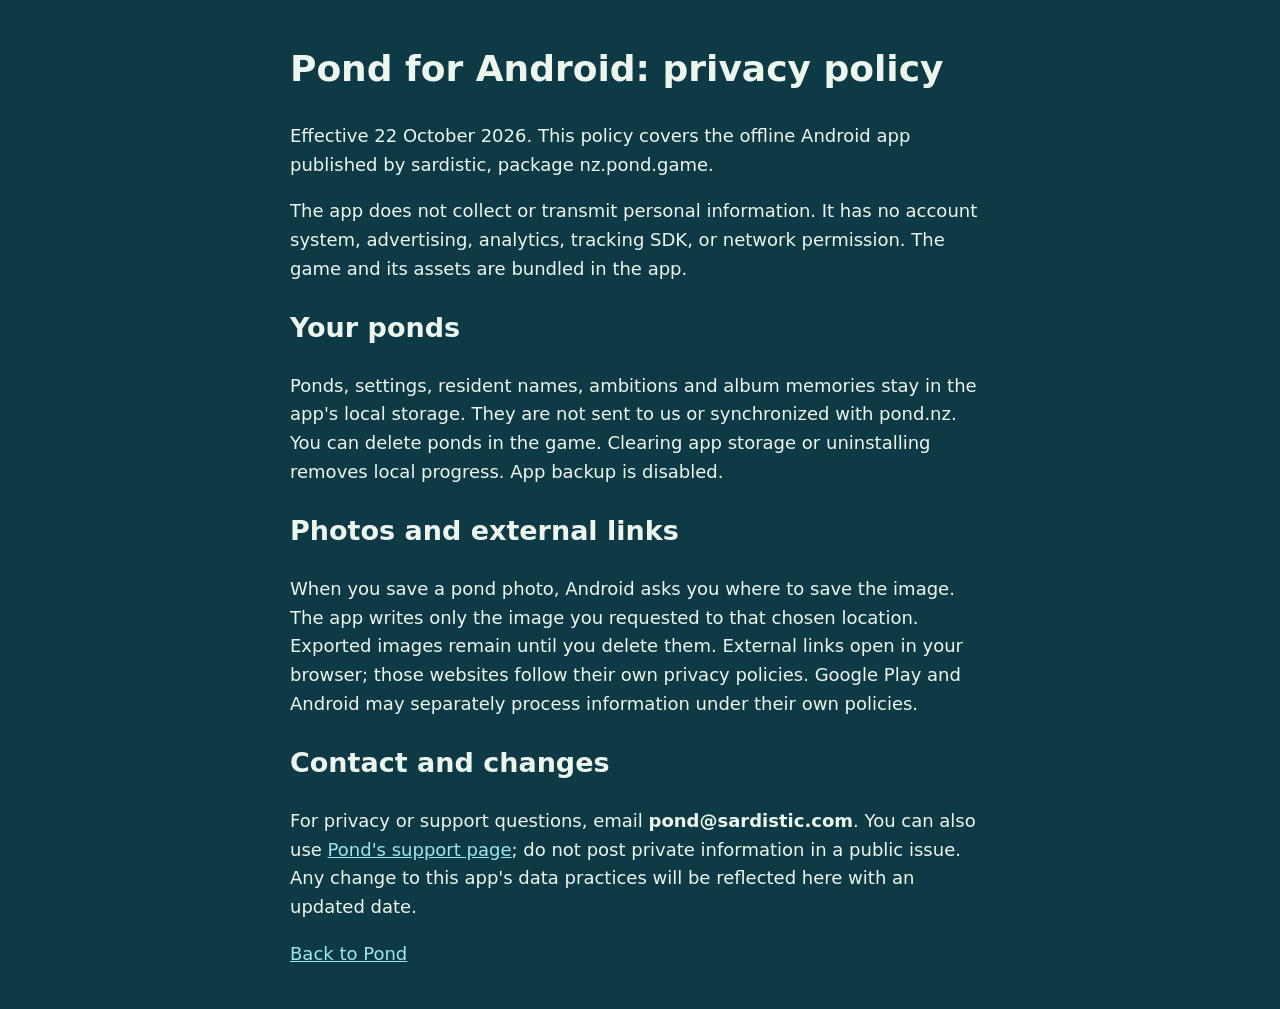
<file: android/privacy.html>
<!doctype html>
<html lang="en"><meta charset="utf-8"><meta name="viewport" content="width=device-width,initial-scale=1">
<title>Pond for Android — Privacy</title>
<style>body{max-width:700px;margin:40px auto;padding:0 24px;font:18px/1.6 system-ui;background:#0e3a46;color:#edf6ed}a{color:#9de8ed}</style>
<h1>Pond for Android: privacy policy</h1>
<p>Effective 22 October 2026. This policy covers the offline Android app published by sardistic, package nz.pond.game.</p>
<p>The app does not collect or transmit personal information. It has no account system, advertising, analytics, tracking SDK, or network permission. The game and its assets are bundled in the app.</p>
<h2>Your ponds</h2>
<p>Ponds, settings, resident names, ambitions and album memories stay in the app's local storage. They are not sent to us or synchronized with pond.nz. You can delete ponds in the game. Clearing app storage or uninstalling removes local progress. App backup is disabled.</p>
<h2>Photos and external links</h2>
<p>When you save a pond photo, Android asks you where to save the image. The app writes only the image you requested to that chosen location. Exported images remain until you delete them. External links open in your browser; those websites follow their own privacy policies. Google Play and Android may separately process information under their own policies.</p>
<h2>Contact and changes</h2>
<p>For privacy or support questions, email <strong>pond@sardistic.com</strong>. You can also use <a href="https://github.com/sardistic/Procedural-Pond/issues">Pond's support page</a>; do not post private information in a public issue. Any change to this app's data practices will be reflected here with an updated date.</p>
<p><a href="index.html">Back to Pond</a></p></html>
</file>
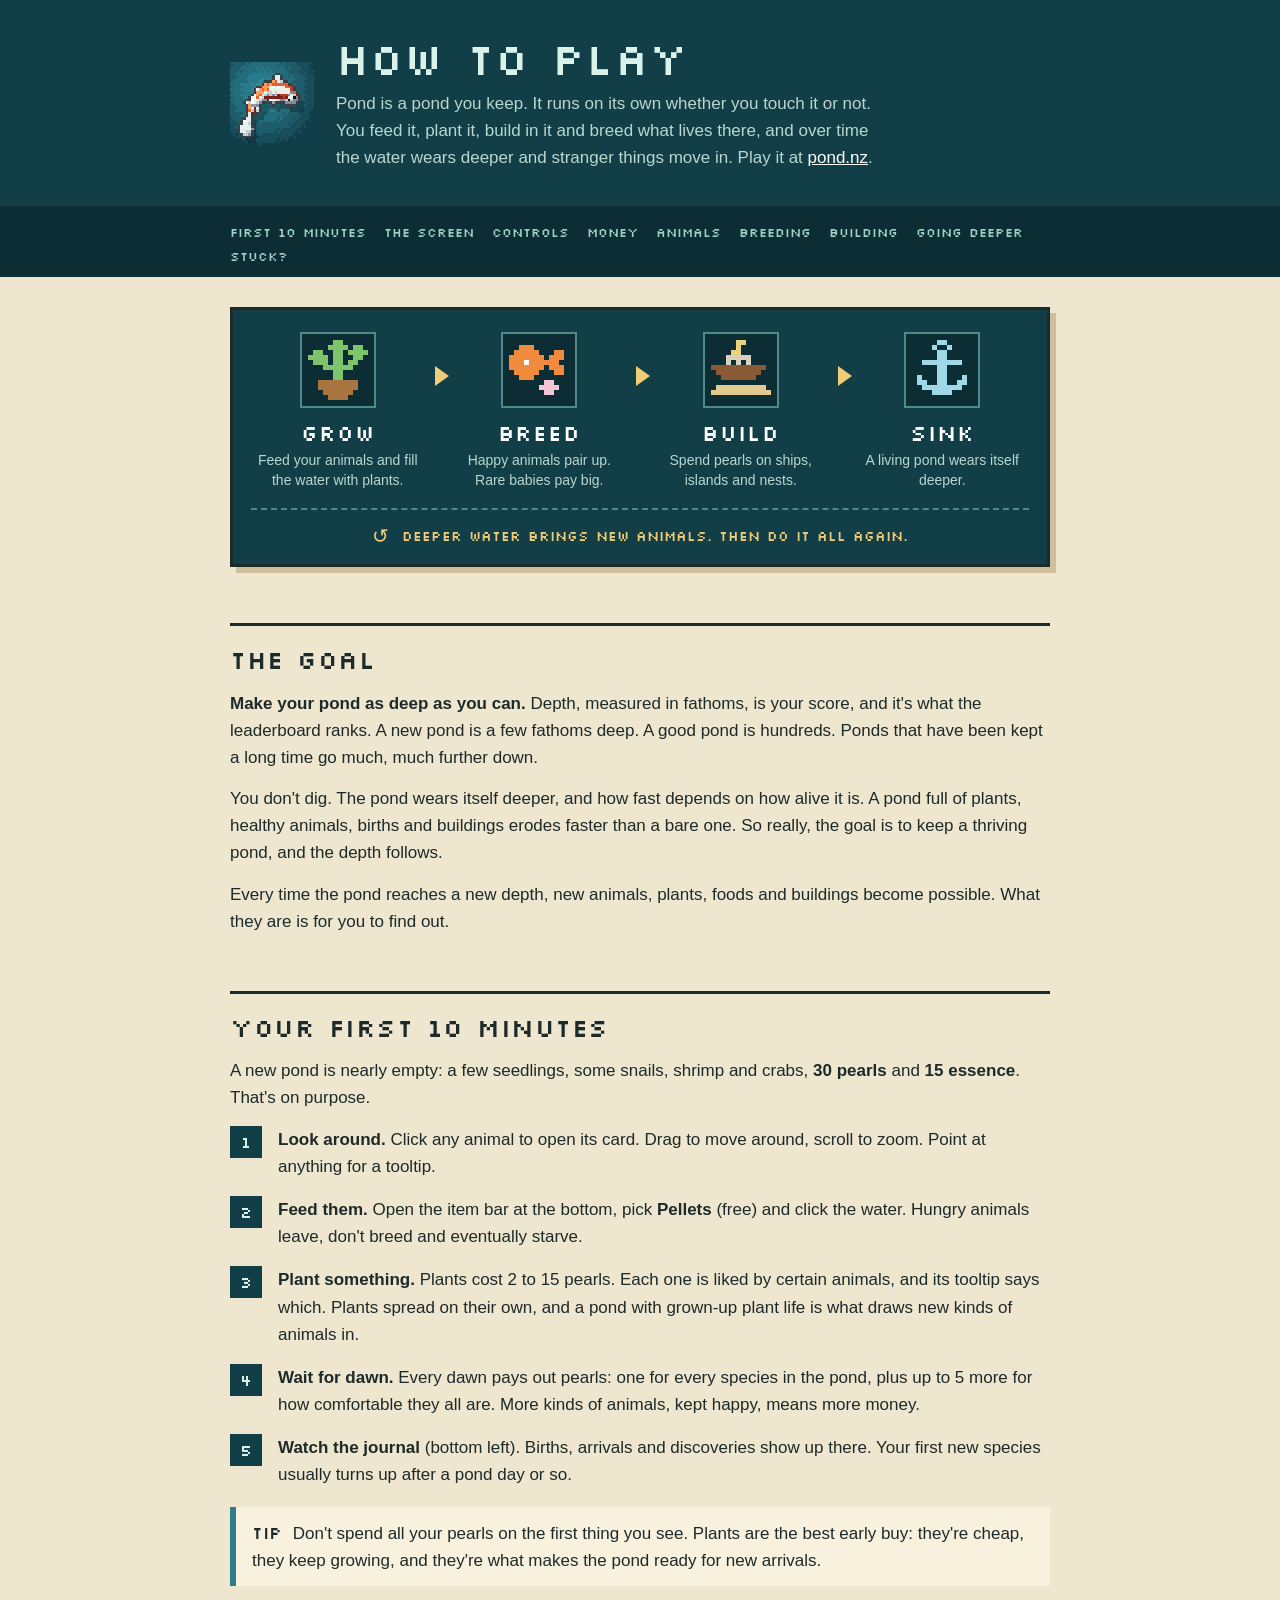
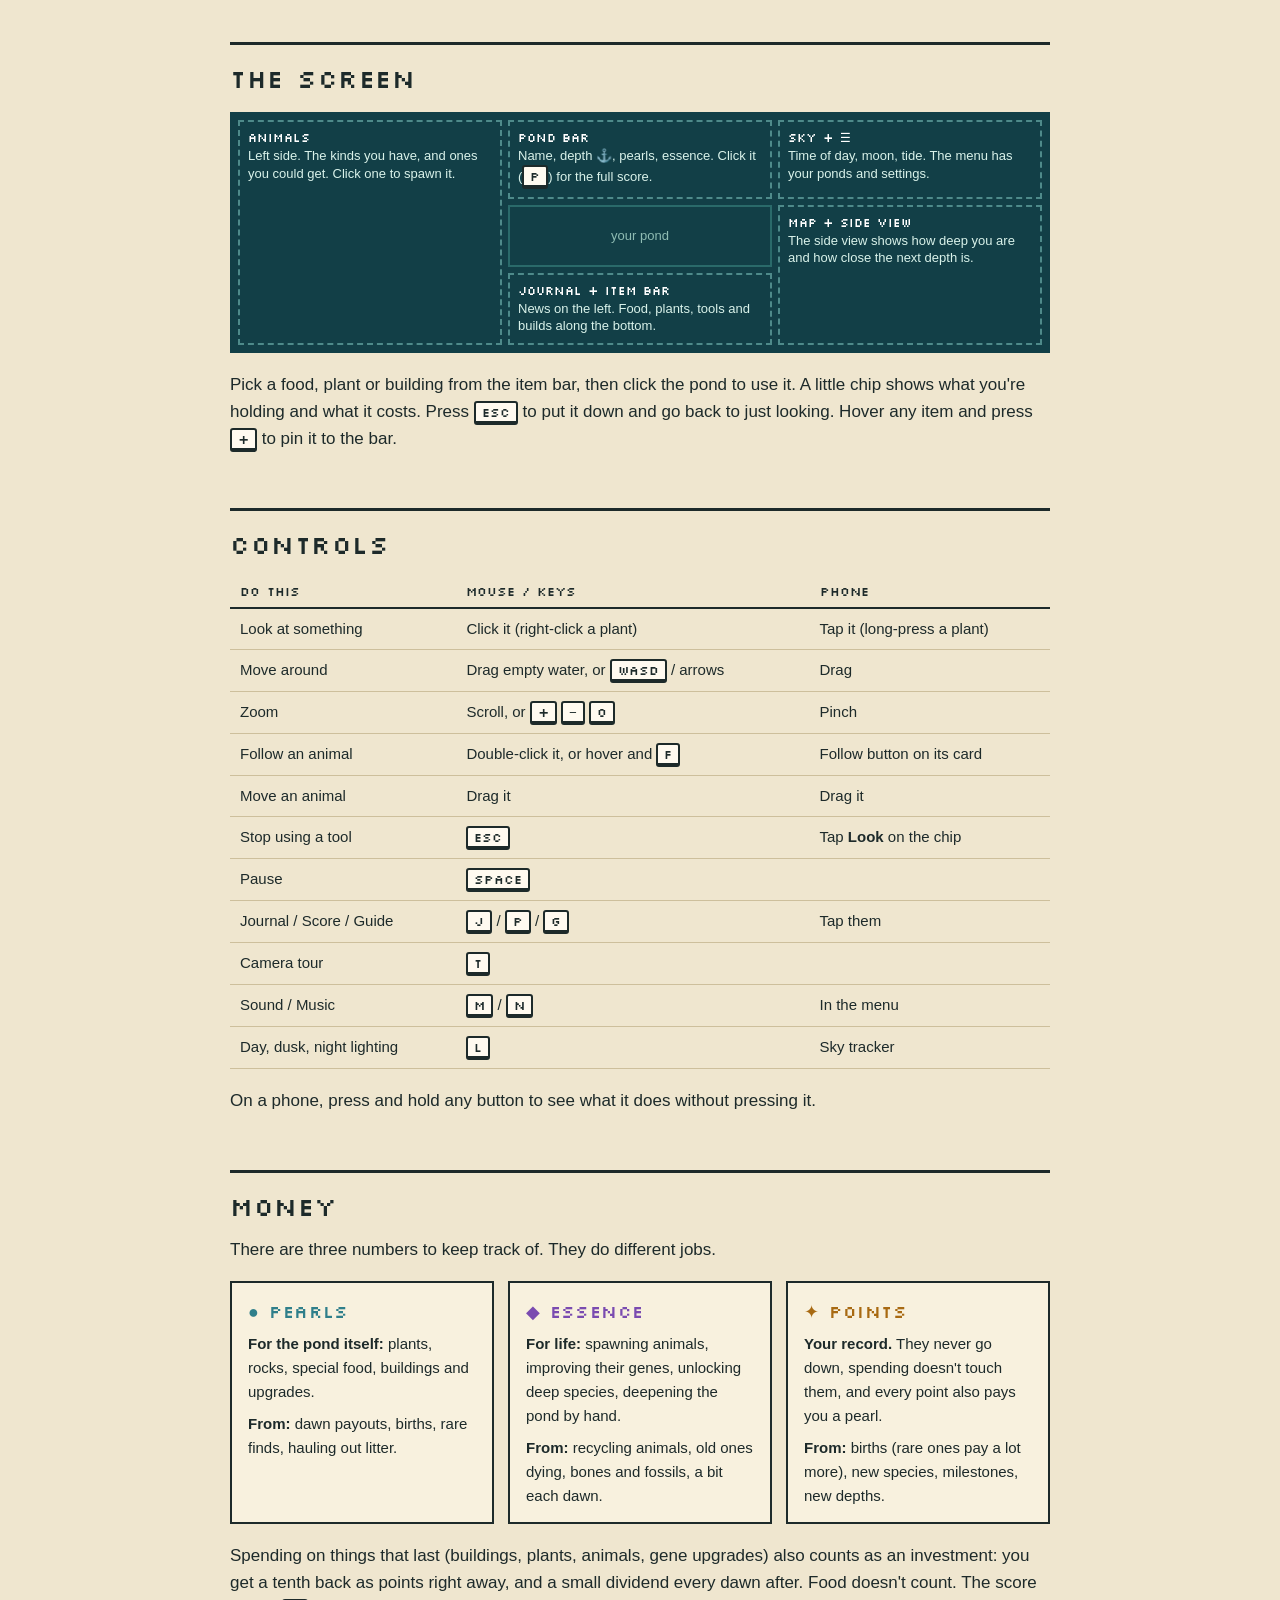
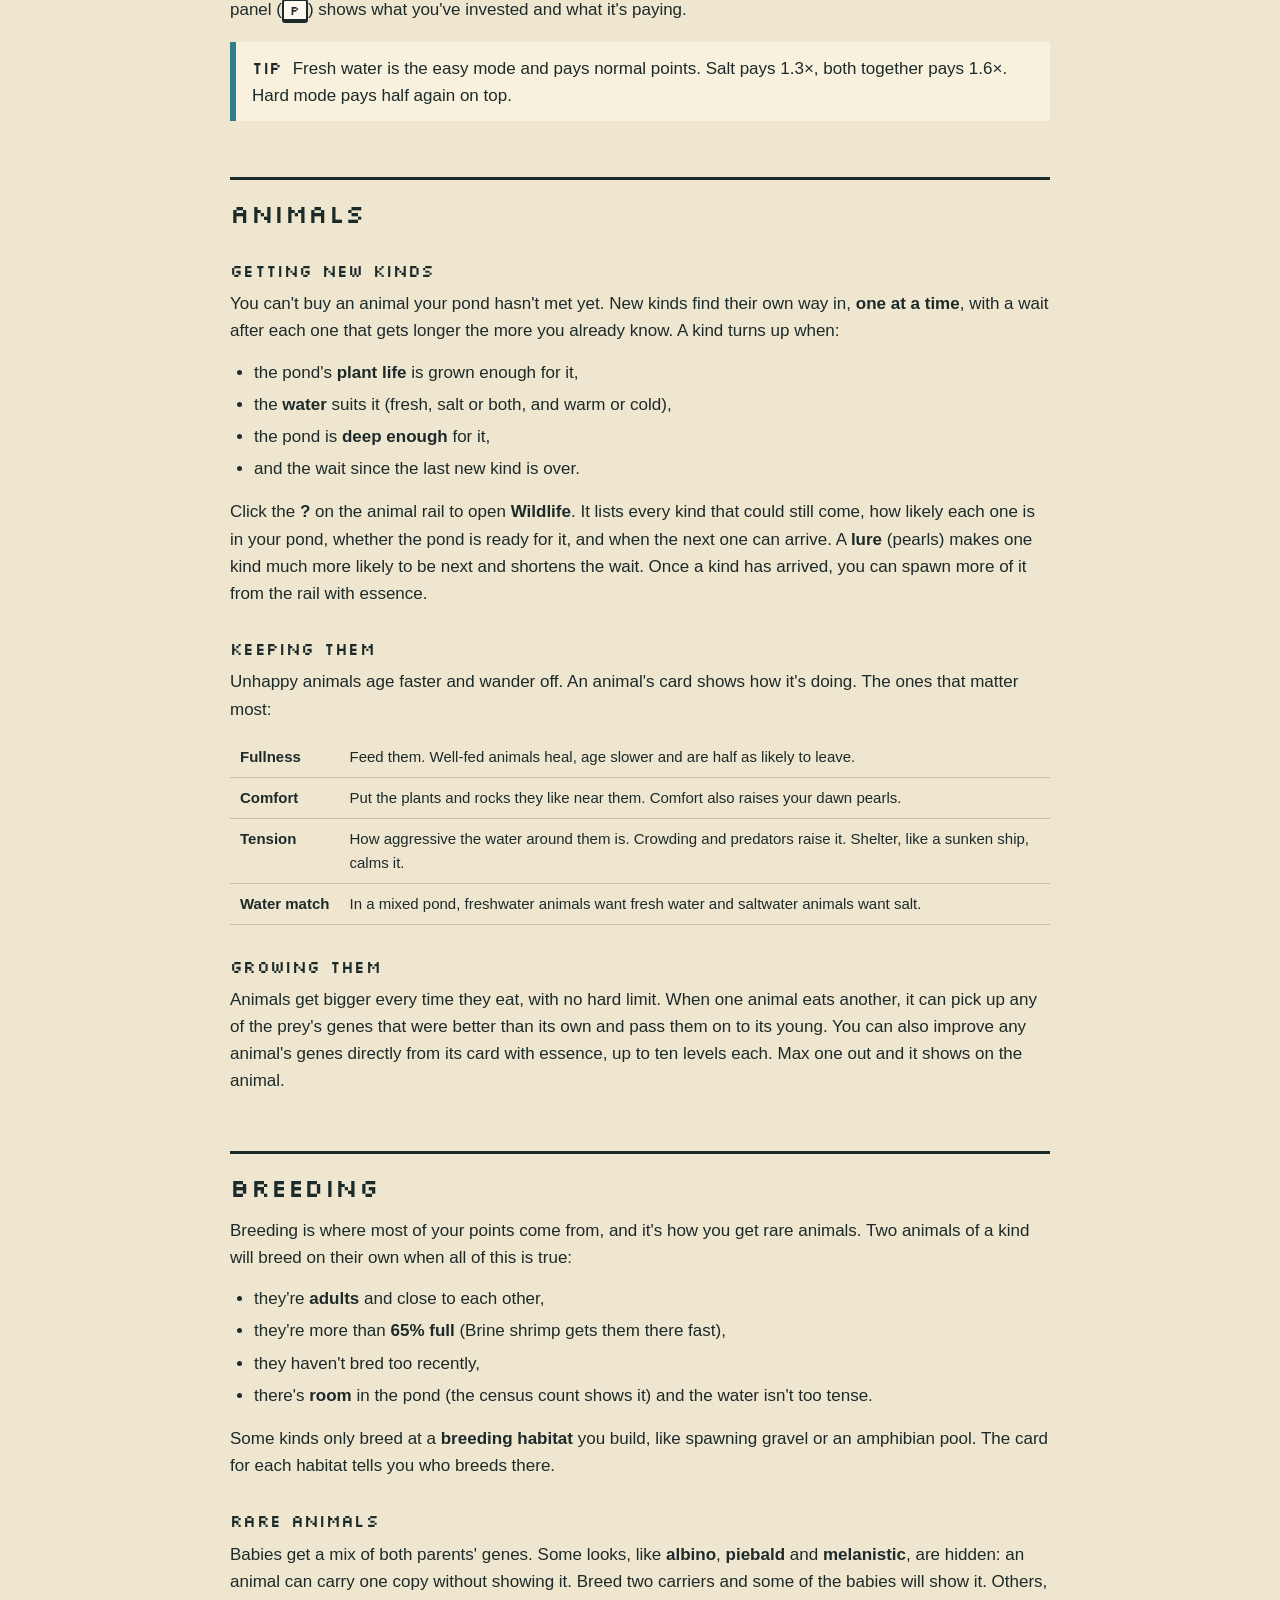
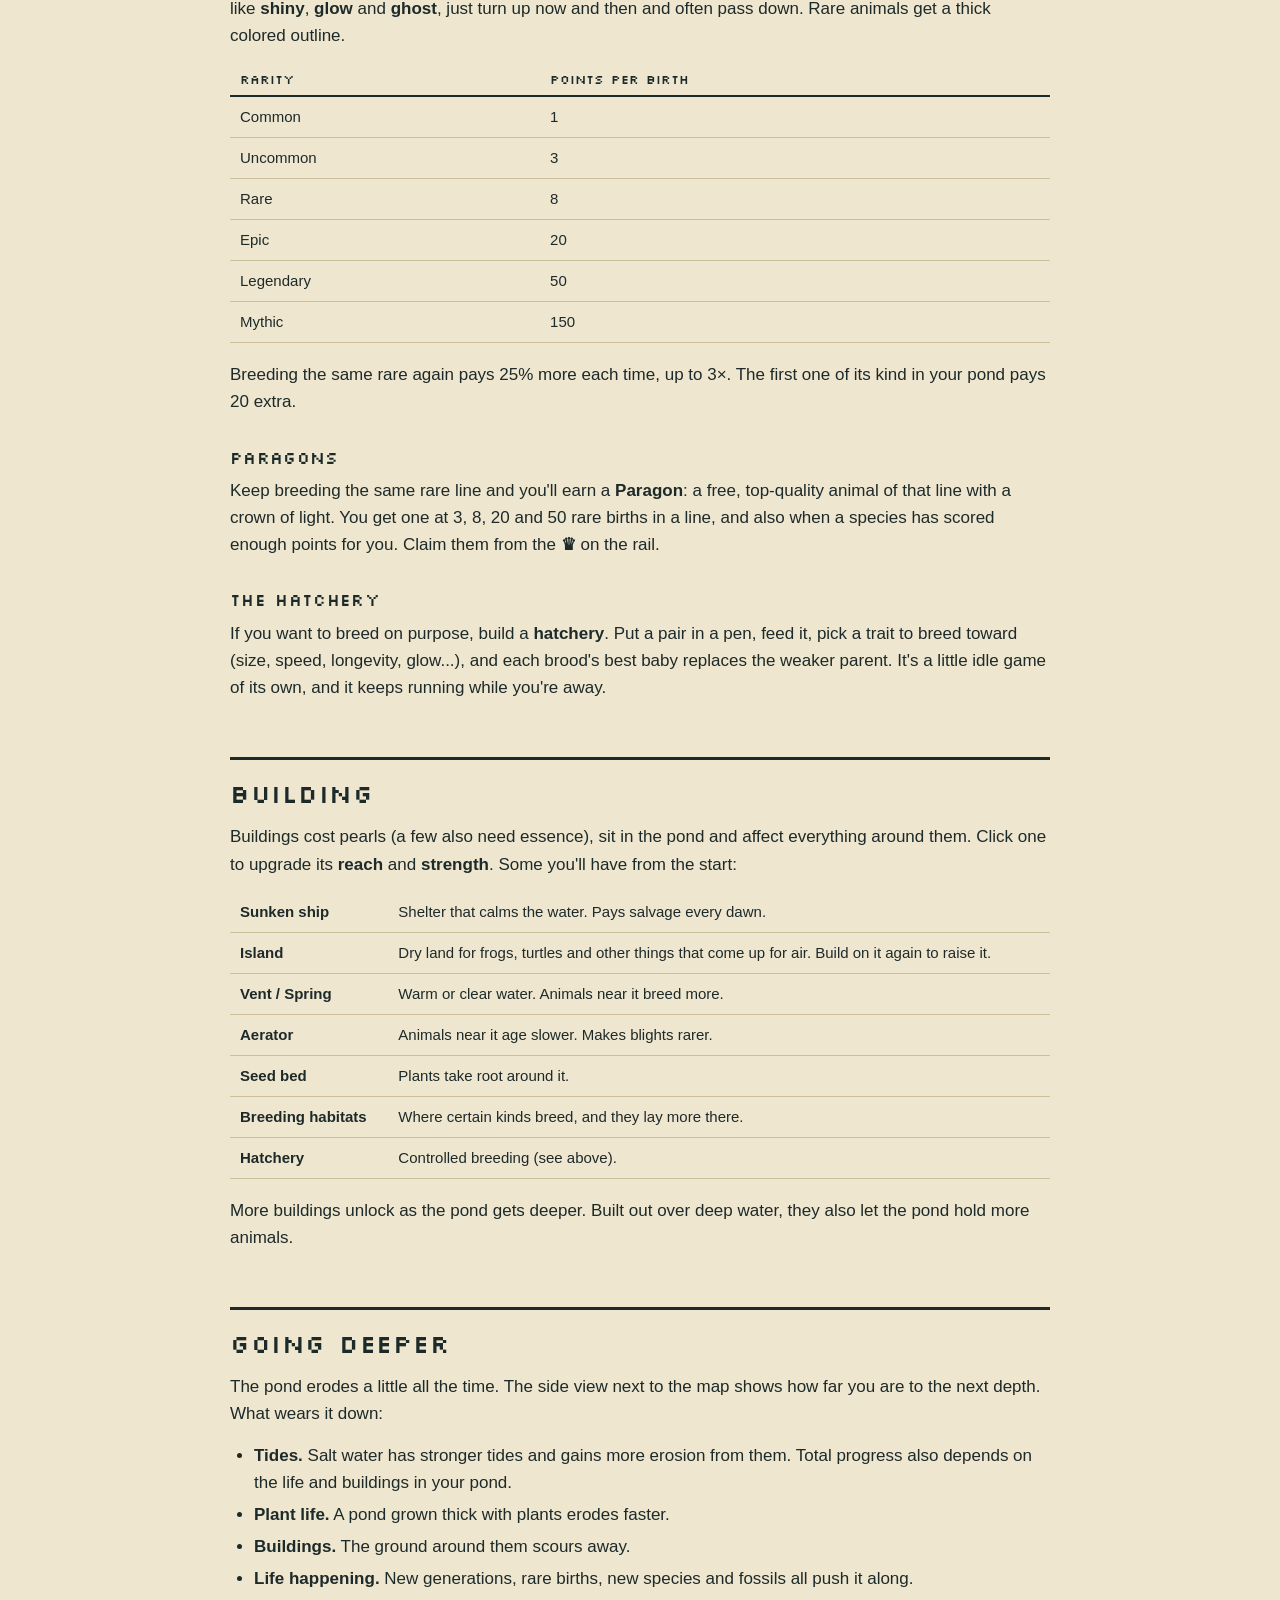
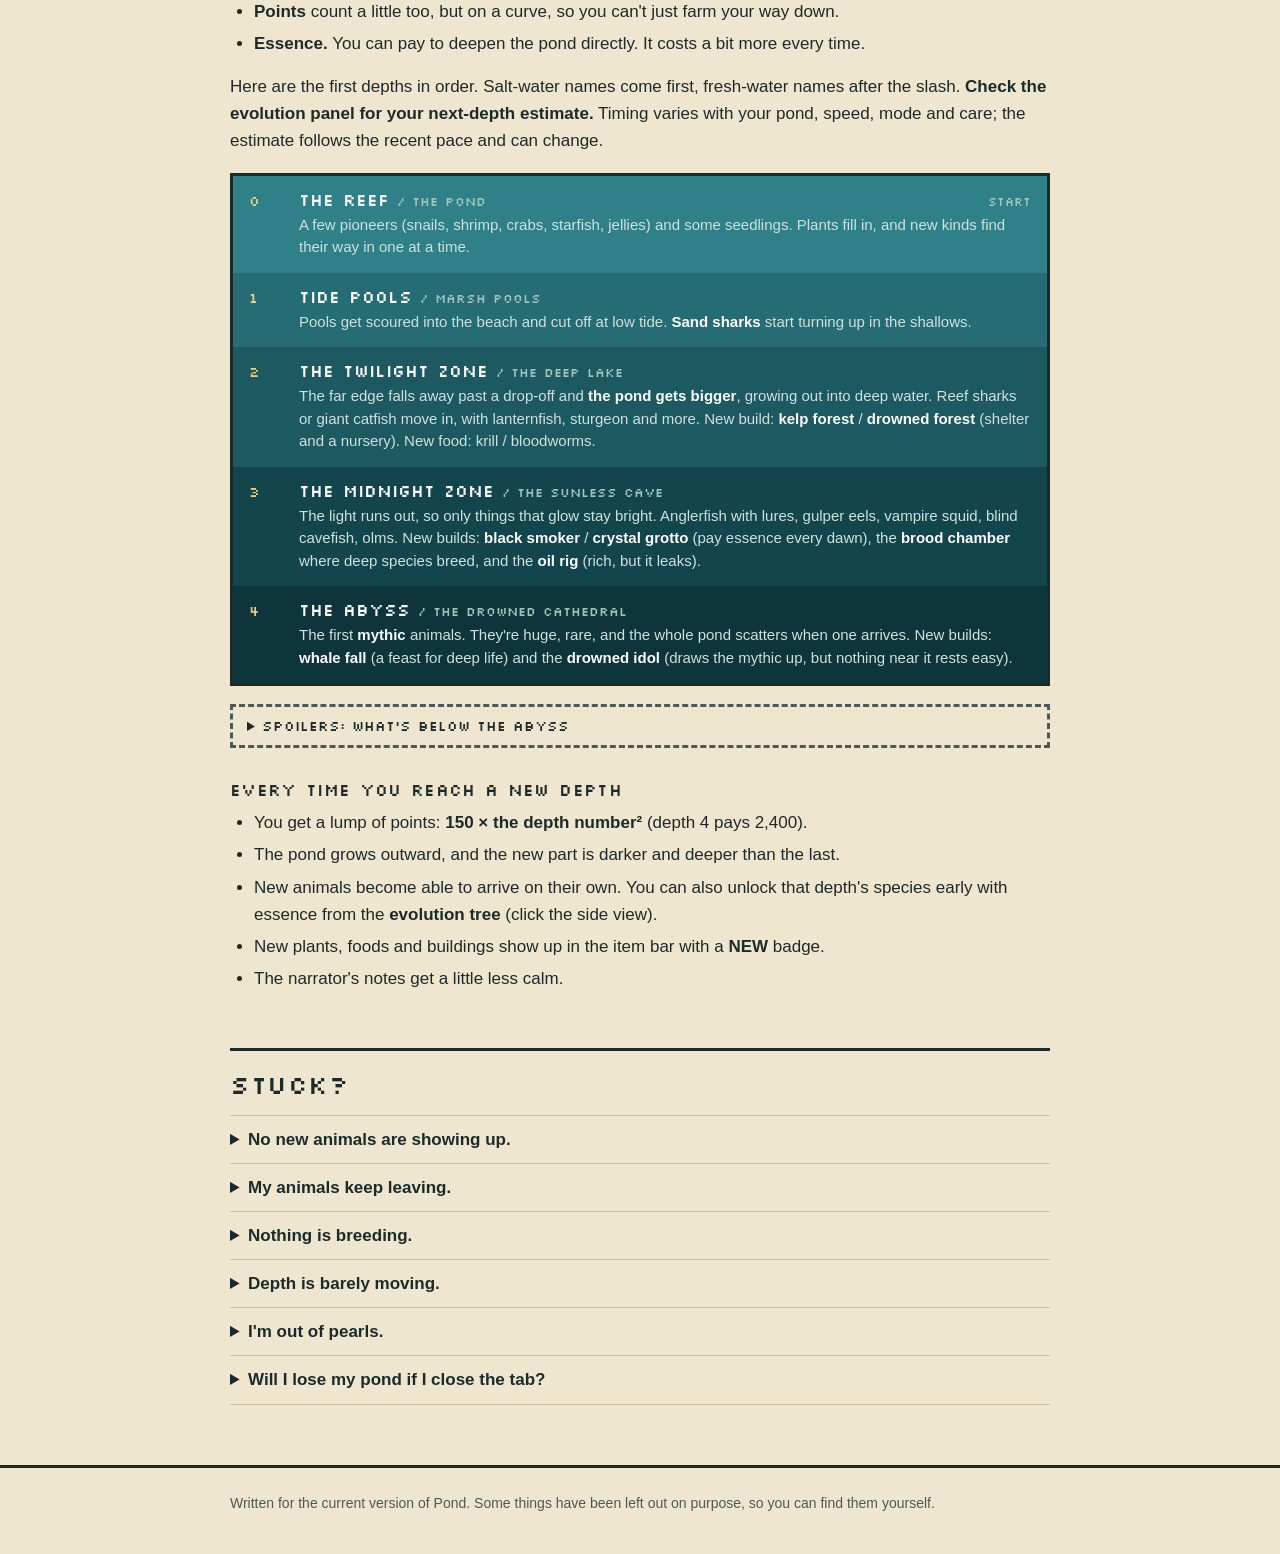
<file: docs/how-to-play.html>
<!doctype html>
<html lang="en">
<head>
<meta charset="utf-8">
<meta name="viewport" content="width=device-width,initial-scale=1">
<meta name="description" content="How to play Pond: controls, money, animals, breeding, building and how your pond gets deeper.">
<title>Pond: How to Play</title>
<link rel="preconnect" href="https://fonts.googleapis.com">
<link href="https://fonts.googleapis.com/css2?family=Silkscreen&display=swap" rel="stylesheet">
<style>
:root{
  --bg:#efe6cf;--panel:#f8f1de;--ink:#1d2a2a;--soft:#4c5a57;--rule:#cdbf9c;
  --water:#123f47;--water2:#0c2d34;--foam:#d9f2ea;--pearl:#2f7f8a;--ess:#7a4bb0;--pts:#a86a12;--key:#fffaf0;
  --pixel:'Silkscreen',ui-monospace,monospace;
}
@media (prefers-color-scheme:dark){:root:not([data-theme="light"]){
  --bg:#0f1c1f;--panel:#16272b;--ink:#e3ece6;--soft:#a3b5ae;--rule:#2c4446;
  --water:#0a2a31;--water2:#061b20;--pearl:#6cc5cf;--ess:#b893ea;--pts:#e3a74b;--key:#21363a;
}}
:root[data-theme="dark"]{
  --bg:#0f1c1f;--panel:#16272b;--ink:#e3ece6;--soft:#a3b5ae;--rule:#2c4446;
  --water:#0a2a31;--water2:#061b20;--pearl:#6cc5cf;--ess:#b893ea;--pts:#e3a74b;--key:#21363a;
}
*{box-sizing:border-box}
html{-webkit-text-size-adjust:100%}
body{margin:0;background:var(--bg);color:var(--ink);font:17px/1.6 ui-rounded,'Trebuchet MS',Verdana,sans-serif}
a{color:var(--pearl)}
.wrap{max-width:860px;margin:0 auto;padding:0 20px}
h1,h2,h3,.px{font-family:var(--pixel);font-weight:400;letter-spacing:.02em}
h2{font-size:26px;line-height:1.2;margin:56px 0 14px;padding-top:18px;border-top:3px solid var(--ink)}
h3{font-size:17px;margin:28px 0 6px}
p{margin:0 0 14px}
ul,ol{margin:0 0 16px;padding-left:24px}
li{margin:5px 0}
b{font-weight:700}

/* top */
.top{background:var(--water);color:var(--foam);border-bottom:6px solid var(--water2)}
.top .wrap{display:flex;gap:22px;align-items:center;padding-top:36px;padding-bottom:34px}
.top img{width:84px;height:84px;image-rendering:pixelated;flex:none}
.top h1{font-size:44px;line-height:1;margin:0 0 10px}
.top p{margin:0;max-width:560px;color:#b9d6cf}
.top a{color:#fff}
nav{background:var(--water2);font-family:var(--pixel);font-size:13px}
nav .wrap{display:flex;flex-wrap:wrap;gap:4px 18px;padding-top:10px;padding-bottom:10px}
nav a{color:#9fd0c6;text-decoration:none}
nav a:hover{color:#fff;text-decoration:underline}

kbd{font:13px/1 var(--pixel);background:var(--key);color:var(--ink);border:2px solid var(--ink);border-bottom-width:4px;border-radius:3px;padding:3px 6px 2px;display:inline-block;white-space:nowrap}

.box{background:var(--panel);border:2px solid var(--ink);box-shadow:5px 5px 0 var(--rule);padding:18px 22px;margin:20px 0}
.box > :last-child{margin-bottom:0}
.box h3:first-child{margin-top:0}
.tip{border-left:6px solid var(--pearl);background:var(--panel);padding:12px 16px;margin:18px 0}
.tip b:first-child{font-family:var(--pixel);font-weight:400;margin-right:6px}

ol.steps{counter-reset:s;list-style:none;padding:0}
ol.steps li{counter-increment:s;position:relative;padding-left:48px;margin:0 0 16px}
ol.steps li::before{content:counter(s);position:absolute;left:0;top:0;width:32px;height:32px;display:grid;place-items:center;font:16px var(--pixel);background:var(--water);color:var(--foam)}

table{width:100%;border-collapse:collapse;margin:8px 0 18px;font-size:15px}
th,td{text-align:left;vertical-align:top;padding:8px 10px;border-bottom:1px solid var(--rule)}
th{font:13px var(--pixel);border-bottom:2px solid var(--ink)}
td:first-child{white-space:nowrap}

.money{display:grid;grid-template-columns:repeat(3,1fr);gap:14px;margin:18px 0}
.coin{background:var(--panel);border:2px solid var(--ink);padding:14px 16px}
.coin h3{margin:0 0 6px;font-size:18px}
.coin p{font-size:15px;margin:0 0 8px}
.coin p:last-child{margin:0}
.pearl h3{color:var(--pearl)}.ess h3{color:var(--ess)}.pts h3{color:var(--pts)}

.screen{display:grid;grid-template-columns:repeat(3,1fr);grid-template-rows:auto auto auto;gap:6px;background:var(--water);padding:8px;margin:18px 0;color:var(--foam);font-size:13px;line-height:1.35}
.screen div{border:2px dashed #4e8a8a;padding:8px;min-height:62px}
.screen b{display:block;font:12px var(--pixel);font-weight:400;color:#fff;margin-bottom:2px}
.s-bar{grid-column:2}.s-sky{grid-column:3}.s-rail{grid-column:1;grid-row:1/4}.s-pond{grid-column:2;grid-row:2;border-style:solid!important;border-color:#2a6a6a!important;display:grid;place-items:center;text-align:center;color:#8fbcb3}
.s-map{grid-column:3;grid-row:2/4}.s-journal{grid-column:2;grid-row:3}

.dive{list-style:none;margin:18px 0;padding:0;border:3px solid var(--ink)}
.tier{margin:0;padding:12px 16px 14px;color:#e6f2ee}
.t-head{display:flex;align-items:baseline;gap:12px;flex-wrap:wrap}
.t-num{font:14px var(--pixel);color:#f1cc77;min-width:38px}
.t-name{font:17px var(--pixel);color:#fff;flex:1}
.t-name i{font-style:normal;color:#9fc4bb;margin-left:8px;font-size:13px}
.t-when{font:12px var(--pixel);color:#9fc4bb}
.t-body{font-size:15px;line-height:1.5;color:#cfe2dc;margin:4px 0 0 50px}
.t-body b{color:#fff}
.spoil{border:3px dashed var(--soft)!important;padding:10px 14px!important;margin:0 0 18px}
.spoil summary{font:14px var(--pixel);font-weight:400}
.spoil .dive{margin-bottom:4px}

details{border-top:1px solid var(--rule);padding:10px 0}
details:last-of-type{border-bottom:1px solid var(--rule)}
summary{cursor:pointer;font-weight:700}
details p{margin:8px 0 0}

footer{margin-top:60px;padding:24px 0 40px;border-top:3px solid var(--ink);font-size:14px;color:var(--soft)}


/* game loop strip */
.loop{background:var(--water);border:3px solid var(--ink);box-shadow:6px 6px 0 var(--rule);margin:30px 0 8px;padding:22px 18px 16px;color:var(--foam)}
.loop-row{list-style:none;margin:0;padding:0;display:grid;grid-template-columns:repeat(4,1fr);gap:28px}
.step{position:relative;margin:0;text-align:center;display:flex;flex-direction:column;align-items:center}
.step:not(:last-child)::after{content:'';position:absolute;right:-24px;top:34px;border:10px solid transparent;border-left:14px solid #f1cc77;border-right:0}
.ico{width:76px;height:76px;background:var(--water2);border:2px solid #4e8a8a;display:grid;place-items:center;margin-bottom:10px}
.ico svg{width:60px;height:60px;display:block}
.step b{font:22px var(--pixel);font-weight:400;color:#fff;letter-spacing:.04em;text-transform:uppercase}
.step .cap{font-size:14px;line-height:1.4;color:#b9d6cf;margin-top:4px;max-width:170px}
.loop-back{margin:18px 0 0;padding-top:12px;border-top:2px dashed #4e8a8a;text-align:center;font:14px var(--pixel);color:#f1cc77}
.loop-back span{font-size:20px;margin-right:6px;vertical-align:-2px}
@media (max-width:640px){
  .loop-row{grid-template-columns:1fr 1fr;gap:22px 14px}
  .step:not(:last-child)::after{display:none}
  .ico{width:64px;height:64px}.ico svg{width:50px;height:50px}
  .step b{font-size:19px}
  .loop-back{font-size:12px}
}
@media (max-width:640px){
  .t-body{margin-left:0}.t-num{min-width:0}.t-name{font-size:15px}.t-name i{display:block;margin:2px 0 0}
  body{font-size:16px}
  .wrap{padding:0 16px}
  .top .wrap{gap:14px;padding-top:24px;padding-bottom:22px}
  .top img{width:56px;height:56px}
  .top h1{font-size:32px}
  h2{font-size:22px;margin-top:44px}
  .money{grid-template-columns:1fr}
  .screen{display:flex;flex-direction:column}
  .s-pond{display:none!important}
  td:first-child{white-space:normal}
  table{font-size:14px}
  th,td{padding:7px 6px}
}
@media print{nav{display:none}.top{background:none;color:inherit}.top p{color:inherit}.box{box-shadow:none}}
</style>
</head>
<body>

<header class="top">
  <div class="wrap">
    <img src="../icon-192.png" alt="">
    <div>
      <h1>How to Play</h1>
      <p>Pond is a pond you keep. It runs on its own whether you touch it or not. You feed it, plant it, build in it and breed what lives there, and over time the water wears deeper and stranger things move in. Play it at <a href="https://pond.nz">pond.nz</a>.</p>
    </div>
  </div>
</header>
<nav aria-label="Sections"><div class="wrap">
  <a href="#start">First 10 minutes</a>
  <a href="#screen">The screen</a>
  <a href="#controls">Controls</a>
  <a href="#money">Money</a>
  <a href="#animals">Animals</a>
  <a href="#breeding">Breeding</a>
  <a href="#build">Building</a>
  <a href="#depth">Going deeper</a>
  <a href="#stuck">Stuck?</a>
</div></nav>

<main class="wrap">

<section class="loop" aria-label="The game loop">
  <ol class="loop-row"><li class="step"><span class="ico"><svg viewBox="0 0 12 12" aria-hidden="true" shape-rendering="crispEdges"><rect x="5" y="0" width="1" height="1" fill="#7cc56a"/><rect x="6" y="0" width="1" height="1" fill="#7cc56a"/><rect x="4" y="1" width="1" height="1" fill="#7cc56a"/><rect x="5" y="1" width="1" height="1" fill="#7cc56a"/><rect x="6" y="1" width="1" height="1" fill="#7cc56a"/><rect x="7" y="1" width="1" height="1" fill="#7cc56a"/><rect x="9" y="1" width="1" height="1" fill="#7cc56a"/><rect x="10" y="1" width="1" height="1" fill="#7cc56a"/><rect x="1" y="2" width="1" height="1" fill="#7cc56a"/><rect x="2" y="2" width="1" height="1" fill="#7cc56a"/><rect x="5" y="2" width="1" height="1" fill="#7cc56a"/><rect x="6" y="2" width="1" height="1" fill="#7cc56a"/><rect x="8" y="2" width="1" height="1" fill="#7cc56a"/><rect x="9" y="2" width="1" height="1" fill="#7cc56a"/><rect x="10" y="2" width="1" height="1" fill="#7cc56a"/><rect x="11" y="2" width="1" height="1" fill="#7cc56a"/><rect x="0" y="3" width="1" height="1" fill="#7cc56a"/><rect x="1" y="3" width="1" height="1" fill="#7cc56a"/><rect x="2" y="3" width="1" height="1" fill="#7cc56a"/><rect x="3" y="3" width="1" height="1" fill="#7cc56a"/><rect x="5" y="3" width="1" height="1" fill="#7cc56a"/><rect x="6" y="3" width="1" height="1" fill="#7cc56a"/><rect x="9" y="3" width="1" height="1" fill="#7cc56a"/><rect x="10" y="3" width="1" height="1" fill="#7cc56a"/><rect x="1" y="4" width="1" height="1" fill="#7cc56a"/><rect x="2" y="4" width="1" height="1" fill="#7cc56a"/><rect x="3" y="4" width="1" height="1" fill="#7cc56a"/><rect x="5" y="4" width="1" height="1" fill="#7cc56a"/><rect x="6" y="4" width="1" height="1" fill="#7cc56a"/><rect x="8" y="4" width="1" height="1" fill="#7cc56a"/><rect x="9" y="4" width="1" height="1" fill="#7cc56a"/><rect x="3" y="5" width="1" height="1" fill="#7cc56a"/><rect x="4" y="5" width="1" height="1" fill="#7cc56a"/><rect x="5" y="5" width="1" height="1" fill="#7cc56a"/><rect x="6" y="5" width="1" height="1" fill="#7cc56a"/><rect x="7" y="5" width="1" height="1" fill="#7cc56a"/><rect x="8" y="5" width="1" height="1" fill="#7cc56a"/><rect x="5" y="6" width="1" height="1" fill="#7cc56a"/><rect x="6" y="6" width="1" height="1" fill="#7cc56a"/><rect x="5" y="7" width="1" height="1" fill="#7cc56a"/><rect x="6" y="7" width="1" height="1" fill="#7cc56a"/><rect x="2" y="8" width="1" height="1" fill="#a8743f"/><rect x="3" y="8" width="1" height="1" fill="#a8743f"/><rect x="4" y="8" width="1" height="1" fill="#a8743f"/><rect x="5" y="8" width="1" height="1" fill="#a8743f"/><rect x="6" y="8" width="1" height="1" fill="#a8743f"/><rect x="7" y="8" width="1" height="1" fill="#a8743f"/><rect x="8" y="8" width="1" height="1" fill="#a8743f"/><rect x="9" y="8" width="1" height="1" fill="#a8743f"/><rect x="2" y="9" width="1" height="1" fill="#a8743f"/><rect x="3" y="9" width="1" height="1" fill="#a8743f"/><rect x="4" y="9" width="1" height="1" fill="#a8743f"/><rect x="5" y="9" width="1" height="1" fill="#a8743f"/><rect x="6" y="9" width="1" height="1" fill="#a8743f"/><rect x="7" y="9" width="1" height="1" fill="#a8743f"/><rect x="8" y="9" width="1" height="1" fill="#a8743f"/><rect x="9" y="9" width="1" height="1" fill="#a8743f"/><rect x="3" y="10" width="1" height="1" fill="#a8743f"/><rect x="4" y="10" width="1" height="1" fill="#a8743f"/><rect x="5" y="10" width="1" height="1" fill="#a8743f"/><rect x="6" y="10" width="1" height="1" fill="#a8743f"/><rect x="7" y="10" width="1" height="1" fill="#a8743f"/><rect x="8" y="10" width="1" height="1" fill="#a8743f"/><rect x="4" y="11" width="1" height="1" fill="#a8743f"/><rect x="5" y="11" width="1" height="1" fill="#a8743f"/><rect x="6" y="11" width="1" height="1" fill="#a8743f"/><rect x="7" y="11" width="1" height="1" fill="#a8743f"/></svg></span><b>Grow</b><span class="cap">Feed your animals and fill the water with plants.</span></li><li class="step"><span class="ico"><svg viewBox="0 0 12 12" aria-hidden="true" shape-rendering="crispEdges"><rect x="2" y="1" width="1" height="1" fill="#f08a3c"/><rect x="3" y="1" width="1" height="1" fill="#f08a3c"/><rect x="4" y="1" width="1" height="1" fill="#f08a3c"/><rect x="1" y="2" width="1" height="1" fill="#f08a3c"/><rect x="2" y="2" width="1" height="1" fill="#f08a3c"/><rect x="3" y="2" width="1" height="1" fill="#f08a3c"/><rect x="4" y="2" width="1" height="1" fill="#f08a3c"/><rect x="5" y="2" width="1" height="1" fill="#f08a3c"/><rect x="9" y="2" width="1" height="1" fill="#f08a3c"/><rect x="10" y="2" width="1" height="1" fill="#f08a3c"/><rect x="0" y="3" width="1" height="1" fill="#f08a3c"/><rect x="1" y="3" width="1" height="1" fill="#f08a3c"/><rect x="2" y="3" width="1" height="1" fill="#f08a3c"/><rect x="3" y="3" width="1" height="1" fill="#f08a3c"/><rect x="4" y="3" width="1" height="1" fill="#f08a3c"/><rect x="5" y="3" width="1" height="1" fill="#f08a3c"/><rect x="6" y="3" width="1" height="1" fill="#f08a3c"/><rect x="8" y="3" width="1" height="1" fill="#f08a3c"/><rect x="9" y="3" width="1" height="1" fill="#f08a3c"/><rect x="10" y="3" width="1" height="1" fill="#f08a3c"/><rect x="0" y="4" width="1" height="1" fill="#f08a3c"/><rect x="1" y="4" width="1" height="1" fill="#f08a3c"/><rect x="2" y="4" width="1" height="1" fill="#f08a3c"/><rect x="3" y="4" width="1" height="1" fill="#ffffff"/><rect x="4" y="4" width="1" height="1" fill="#f08a3c"/><rect x="5" y="4" width="1" height="1" fill="#f08a3c"/><rect x="6" y="4" width="1" height="1" fill="#f08a3c"/><rect x="7" y="4" width="1" height="1" fill="#f08a3c"/><rect x="8" y="4" width="1" height="1" fill="#f08a3c"/><rect x="9" y="4" width="1" height="1" fill="#f08a3c"/><rect x="0" y="5" width="1" height="1" fill="#f08a3c"/><rect x="1" y="5" width="1" height="1" fill="#f08a3c"/><rect x="2" y="5" width="1" height="1" fill="#f08a3c"/><rect x="3" y="5" width="1" height="1" fill="#f08a3c"/><rect x="4" y="5" width="1" height="1" fill="#f08a3c"/><rect x="5" y="5" width="1" height="1" fill="#f08a3c"/><rect x="6" y="5" width="1" height="1" fill="#f08a3c"/><rect x="8" y="5" width="1" height="1" fill="#f08a3c"/><rect x="9" y="5" width="1" height="1" fill="#f08a3c"/><rect x="10" y="5" width="1" height="1" fill="#f08a3c"/><rect x="1" y="6" width="1" height="1" fill="#f08a3c"/><rect x="2" y="6" width="1" height="1" fill="#f08a3c"/><rect x="3" y="6" width="1" height="1" fill="#f08a3c"/><rect x="4" y="6" width="1" height="1" fill="#f08a3c"/><rect x="5" y="6" width="1" height="1" fill="#f08a3c"/><rect x="9" y="6" width="1" height="1" fill="#f08a3c"/><rect x="10" y="6" width="1" height="1" fill="#f08a3c"/><rect x="2" y="7" width="1" height="1" fill="#f08a3c"/><rect x="3" y="7" width="1" height="1" fill="#f08a3c"/><rect x="4" y="7" width="1" height="1" fill="#f08a3c"/><rect x="7" y="8" width="1" height="1" fill="#f3c6d6"/><rect x="8" y="8" width="1" height="1" fill="#f3c6d6"/><rect x="6" y="9" width="1" height="1" fill="#f3c6d6"/><rect x="7" y="9" width="1" height="1" fill="#f3c6d6"/><rect x="8" y="9" width="1" height="1" fill="#f3c6d6"/><rect x="9" y="9" width="1" height="1" fill="#f3c6d6"/><rect x="7" y="10" width="1" height="1" fill="#f3c6d6"/><rect x="8" y="10" width="1" height="1" fill="#f3c6d6"/></svg></span><b>Breed</b><span class="cap">Happy animals pair up. Rare babies pay big.</span></li><li class="step"><span class="ico"><svg viewBox="0 0 12 12" aria-hidden="true" shape-rendering="crispEdges"><rect x="5" y="0" width="1" height="1" fill="#e8d27a"/><rect x="6" y="0" width="1" height="1" fill="#e8d27a"/><rect x="5" y="1" width="1" height="1" fill="#e8d27a"/><rect x="4" y="2" width="1" height="1" fill="#e8d27a"/><rect x="5" y="2" width="1" height="1" fill="#e8d27a"/><rect x="3" y="3" width="1" height="1" fill="#d9d0bd"/><rect x="4" y="3" width="1" height="1" fill="#d9d0bd"/><rect x="5" y="3" width="1" height="1" fill="#d9d0bd"/><rect x="6" y="3" width="1" height="1" fill="#d9d0bd"/><rect x="7" y="3" width="1" height="1" fill="#d9d0bd"/><rect x="3" y="4" width="1" height="1" fill="#d9d0bd"/><rect x="5" y="4" width="1" height="1" fill="#d9d0bd"/><rect x="7" y="4" width="1" height="1" fill="#d9d0bd"/><rect x="0" y="5" width="1" height="1" fill="#8a5a35"/><rect x="1" y="5" width="1" height="1" fill="#8a5a35"/><rect x="2" y="5" width="1" height="1" fill="#8a5a35"/><rect x="3" y="5" width="1" height="1" fill="#8a5a35"/><rect x="4" y="5" width="1" height="1" fill="#8a5a35"/><rect x="5" y="5" width="1" height="1" fill="#8a5a35"/><rect x="6" y="5" width="1" height="1" fill="#8a5a35"/><rect x="7" y="5" width="1" height="1" fill="#8a5a35"/><rect x="8" y="5" width="1" height="1" fill="#8a5a35"/><rect x="9" y="5" width="1" height="1" fill="#8a5a35"/><rect x="10" y="5" width="1" height="1" fill="#8a5a35"/><rect x="1" y="6" width="1" height="1" fill="#8a5a35"/><rect x="2" y="6" width="1" height="1" fill="#8a5a35"/><rect x="3" y="6" width="1" height="1" fill="#8a5a35"/><rect x="4" y="6" width="1" height="1" fill="#8a5a35"/><rect x="5" y="6" width="1" height="1" fill="#8a5a35"/><rect x="6" y="6" width="1" height="1" fill="#8a5a35"/><rect x="7" y="6" width="1" height="1" fill="#8a5a35"/><rect x="8" y="6" width="1" height="1" fill="#8a5a35"/><rect x="9" y="6" width="1" height="1" fill="#8a5a35"/><rect x="2" y="7" width="1" height="1" fill="#8a5a35"/><rect x="3" y="7" width="1" height="1" fill="#8a5a35"/><rect x="4" y="7" width="1" height="1" fill="#8a5a35"/><rect x="5" y="7" width="1" height="1" fill="#8a5a35"/><rect x="6" y="7" width="1" height="1" fill="#8a5a35"/><rect x="7" y="7" width="1" height="1" fill="#8a5a35"/><rect x="8" y="7" width="1" height="1" fill="#8a5a35"/><rect x="1" y="9" width="1" height="1" fill="#e2c98f"/><rect x="2" y="9" width="1" height="1" fill="#e2c98f"/><rect x="3" y="9" width="1" height="1" fill="#e2c98f"/><rect x="4" y="9" width="1" height="1" fill="#e2c98f"/><rect x="5" y="9" width="1" height="1" fill="#e2c98f"/><rect x="6" y="9" width="1" height="1" fill="#e2c98f"/><rect x="7" y="9" width="1" height="1" fill="#e2c98f"/><rect x="8" y="9" width="1" height="1" fill="#e2c98f"/><rect x="9" y="9" width="1" height="1" fill="#e2c98f"/><rect x="10" y="9" width="1" height="1" fill="#e2c98f"/><rect x="0" y="10" width="1" height="1" fill="#e2c98f"/><rect x="1" y="10" width="1" height="1" fill="#e2c98f"/><rect x="2" y="10" width="1" height="1" fill="#e2c98f"/><rect x="3" y="10" width="1" height="1" fill="#e2c98f"/><rect x="4" y="10" width="1" height="1" fill="#e2c98f"/><rect x="5" y="10" width="1" height="1" fill="#e2c98f"/><rect x="6" y="10" width="1" height="1" fill="#e2c98f"/><rect x="7" y="10" width="1" height="1" fill="#e2c98f"/><rect x="8" y="10" width="1" height="1" fill="#e2c98f"/><rect x="9" y="10" width="1" height="1" fill="#e2c98f"/><rect x="10" y="10" width="1" height="1" fill="#e2c98f"/><rect x="11" y="10" width="1" height="1" fill="#e2c98f"/></svg></span><b>Build</b><span class="cap">Spend pearls on ships, islands and nests.</span></li><li class="step"><span class="ico"><svg viewBox="0 0 12 12" aria-hidden="true" shape-rendering="crispEdges"><rect x="5" y="0" width="1" height="1" fill="#9fd8e6"/><rect x="6" y="0" width="1" height="1" fill="#9fd8e6"/><rect x="4" y="1" width="1" height="1" fill="#9fd8e6"/><rect x="7" y="1" width="1" height="1" fill="#9fd8e6"/><rect x="5" y="2" width="1" height="1" fill="#9fd8e6"/><rect x="6" y="2" width="1" height="1" fill="#9fd8e6"/><rect x="5" y="3" width="1" height="1" fill="#9fd8e6"/><rect x="6" y="3" width="1" height="1" fill="#9fd8e6"/><rect x="2" y="4" width="1" height="1" fill="#9fd8e6"/><rect x="3" y="4" width="1" height="1" fill="#9fd8e6"/><rect x="4" y="4" width="1" height="1" fill="#9fd8e6"/><rect x="5" y="4" width="1" height="1" fill="#9fd8e6"/><rect x="6" y="4" width="1" height="1" fill="#9fd8e6"/><rect x="7" y="4" width="1" height="1" fill="#9fd8e6"/><rect x="8" y="4" width="1" height="1" fill="#9fd8e6"/><rect x="9" y="4" width="1" height="1" fill="#9fd8e6"/><rect x="5" y="5" width="1" height="1" fill="#9fd8e6"/><rect x="6" y="5" width="1" height="1" fill="#9fd8e6"/><rect x="5" y="6" width="1" height="1" fill="#9fd8e6"/><rect x="6" y="6" width="1" height="1" fill="#9fd8e6"/><rect x="1" y="7" width="1" height="1" fill="#9fd8e6"/><rect x="5" y="7" width="1" height="1" fill="#9fd8e6"/><rect x="6" y="7" width="1" height="1" fill="#9fd8e6"/><rect x="10" y="7" width="1" height="1" fill="#9fd8e6"/><rect x="1" y="8" width="1" height="1" fill="#9fd8e6"/><rect x="2" y="8" width="1" height="1" fill="#9fd8e6"/><rect x="5" y="8" width="1" height="1" fill="#9fd8e6"/><rect x="6" y="8" width="1" height="1" fill="#9fd8e6"/><rect x="9" y="8" width="1" height="1" fill="#9fd8e6"/><rect x="10" y="8" width="1" height="1" fill="#9fd8e6"/><rect x="2" y="9" width="1" height="1" fill="#9fd8e6"/><rect x="3" y="9" width="1" height="1" fill="#9fd8e6"/><rect x="4" y="9" width="1" height="1" fill="#9fd8e6"/><rect x="5" y="9" width="1" height="1" fill="#9fd8e6"/><rect x="6" y="9" width="1" height="1" fill="#9fd8e6"/><rect x="7" y="9" width="1" height="1" fill="#9fd8e6"/><rect x="8" y="9" width="1" height="1" fill="#9fd8e6"/><rect x="9" y="9" width="1" height="1" fill="#9fd8e6"/><rect x="4" y="10" width="1" height="1" fill="#9fd8e6"/><rect x="5" y="10" width="1" height="1" fill="#9fd8e6"/><rect x="6" y="10" width="1" height="1" fill="#9fd8e6"/><rect x="7" y="10" width="1" height="1" fill="#9fd8e6"/></svg></span><b>Sink</b><span class="cap">A living pond wears itself deeper.</span></li></ol>
  <p class="loop-back"><span aria-hidden="true">↺</span> Deeper water brings new animals. Then do it all again.</p>
</section>

<h2 id="goal">The goal</h2>
<p><b>Make your pond as deep as you can.</b> Depth, measured in fathoms, is your score, and it's what the leaderboard ranks. A new pond is a few fathoms deep. A good pond is hundreds. Ponds that have been kept a long time go much, much further down.</p>
<p>You don't dig. The pond wears itself deeper, and how fast depends on how alive it is. A pond full of plants, healthy animals, births and buildings erodes faster than a bare one. So really, the goal is to keep a thriving pond, and the depth follows.</p>
<p>Every time the pond reaches a new depth, new animals, plants, foods and buildings become possible. What they are is for you to find out.</p>

<h2 id="start">Your first 10 minutes</h2>
<p>A new pond is nearly empty: a few seedlings, some snails, shrimp and crabs, <b>30 pearls</b> and <b>15 essence</b>. That's on purpose.</p>
<ol class="steps">
  <li><b>Look around.</b> Click any animal to open its card. Drag to move around, scroll to zoom. Point at anything for a tooltip.</li>
  <li><b>Feed them.</b> Open the item bar at the bottom, pick <b>Pellets</b> (free) and click the water. Hungry animals leave, don't breed and eventually starve.</li>
  <li><b>Plant something.</b> Plants cost 2 to 15 pearls. Each one is liked by certain animals, and its tooltip says which. Plants spread on their own, and a pond with grown-up plant life is what draws new kinds of animals in.</li>
  <li><b>Wait for dawn.</b> Every dawn pays out pearls: one for every species in the pond, plus up to 5 more for how comfortable they all are. More kinds of animals, kept happy, means more money.</li>
  <li><b>Watch the journal</b> (bottom left). Births, arrivals and discoveries show up there. Your first new species usually turns up after a pond day or so.</li>
</ol>
<div class="tip"><b>Tip</b> Don't spend all your pearls on the first thing you see. Plants are the best early buy: they're cheap, they keep growing, and they're what makes the pond ready for new arrivals.</div>

<h2 id="screen">The screen</h2>
<div class="screen" aria-label="Rough layout of the game screen">
  <div class="s-rail"><b>Animals</b>Left side. The kinds you have, and ones you could get. Click one to spawn it.</div>
  <div class="s-bar"><b>Pond bar</b>Name, depth ⚓, pearls, essence. Click it (<kbd>P</kbd>) for the full score.</div>
  <div class="s-sky"><b>Sky + ☰</b>Time of day, moon, tide. The menu has your ponds and settings.</div>
  <div class="s-pond">your pond</div>
  <div class="s-map"><b>Map + side view</b>The side view shows how deep you are and how close the next depth is.</div>
  <div class="s-journal"><b>Journal + item bar</b>News on the left. Food, plants, tools and builds along the bottom.</div>
</div>
<p>Pick a food, plant or building from the item bar, then click the pond to use it. A little chip shows what you're holding and what it costs. Press <kbd>Esc</kbd> to put it down and go back to just looking. Hover any item and press <kbd>+</kbd> to pin it to the bar.</p>

<h2 id="controls">Controls</h2>
<table>
  <thead><tr><th>Do this</th><th>Mouse / keys</th><th>Phone</th></tr></thead>
  <tbody>
    <tr><td>Look at something</td><td>Click it (right-click a plant)</td><td>Tap it (long-press a plant)</td></tr>
    <tr><td>Move around</td><td>Drag empty water, or <kbd>WASD</kbd> / arrows</td><td>Drag</td></tr>
    <tr><td>Zoom</td><td>Scroll, or <kbd>+</kbd> <kbd>−</kbd> <kbd>0</kbd></td><td>Pinch</td></tr>
    <tr><td>Follow an animal</td><td>Double-click it, or hover and <kbd>F</kbd></td><td>Follow button on its card</td></tr>
    <tr><td>Move an animal</td><td>Drag it</td><td>Drag it</td></tr>
    <tr><td>Stop using a tool</td><td><kbd>Esc</kbd></td><td>Tap <b>Look</b> on the chip</td></tr>
    <tr><td>Pause</td><td><kbd>Space</kbd></td><td></td></tr>
    <tr><td>Journal / Score / Guide</td><td><kbd>J</kbd> / <kbd>P</kbd> / <kbd>G</kbd></td><td>Tap them</td></tr>
    <tr><td>Camera tour</td><td><kbd>T</kbd></td><td></td></tr>
    <tr><td>Sound / Music</td><td><kbd>M</kbd> / <kbd>N</kbd></td><td>In the menu</td></tr>
    <tr><td>Day, dusk, night lighting</td><td><kbd>L</kbd></td><td>Sky tracker</td></tr>
  </tbody>
</table>
<p>On a phone, press and hold any button to see what it does without pressing it.</p>

<h2 id="money">Money</h2>
<p>There are three numbers to keep track of. They do different jobs.</p>
<div class="money">
  <div class="coin pearl"><h3>● Pearls</h3><p><b>For the pond itself:</b> plants, rocks, special food, buildings and upgrades.</p><p><b>From:</b> dawn payouts, births, rare finds, hauling out litter.</p></div>
  <div class="coin ess"><h3>◆ Essence</h3><p><b>For life:</b> spawning animals, improving their genes, unlocking deep species, deepening the pond by hand.</p><p><b>From:</b> recycling animals, old ones dying, bones and fossils, a bit each dawn.</p></div>
  <div class="coin pts"><h3>✦ Points</h3><p><b>Your record.</b> They never go down, spending doesn't touch them, and every point also pays you a pearl.</p><p><b>From:</b> births (rare ones pay a lot more), new species, milestones, new depths.</p></div>
</div>
<p>Spending on things that last (buildings, plants, animals, gene upgrades) also counts as an investment: you get a tenth back as points right away, and a small dividend every dawn after. Food doesn't count. The score panel (<kbd>P</kbd>) shows what you've invested and what it's paying.</p>
<div class="tip"><b>Tip</b> Fresh water is the easy mode and pays normal points. Salt pays 1.3×, both together pays 1.6×. Hard mode pays half again on top.</div>

<h2 id="animals">Animals</h2>
<h3>Getting new kinds</h3>
<p>You can't buy an animal your pond hasn't met yet. New kinds find their own way in, <b>one at a time</b>, with a wait after each one that gets longer the more you already know. A kind turns up when:</p>
<ul>
  <li>the pond's <b>plant life</b> is grown enough for it,</li>
  <li>the <b>water</b> suits it (fresh, salt or both, and warm or cold),</li>
  <li>the pond is <b>deep enough</b> for it,</li>
  <li>and the wait since the last new kind is over.</li>
</ul>
<p>Click the <b>?</b> on the animal rail to open <b>Wildlife</b>. It lists every kind that could still come, how likely each one is in your pond, whether the pond is ready for it, and when the next one can arrive. A <b>lure</b> (pearls) makes one kind much more likely to be next and shortens the wait. Once a kind has arrived, you can spawn more of it from the rail with essence.</p>

<h3>Keeping them</h3>
<p>Unhappy animals age faster and wander off. An animal's card shows how it's doing. The ones that matter most:</p>
<table>
  <tbody>
    <tr><td><b>Fullness</b></td><td>Feed them. Well-fed animals heal, age slower and are half as likely to leave.</td></tr>
    <tr><td><b>Comfort</b></td><td>Put the plants and rocks they like near them. Comfort also raises your dawn pearls.</td></tr>
    <tr><td><b>Tension</b></td><td>How aggressive the water around them is. Crowding and predators raise it. Shelter, like a sunken ship, calms it.</td></tr>
    <tr><td><b>Water match</b></td><td>In a mixed pond, freshwater animals want fresh water and saltwater animals want salt.</td></tr>
  </tbody>
</table>

<h3>Growing them</h3>
<p>Animals get bigger every time they eat, with no hard limit. When one animal eats another, it can pick up any of the prey's genes that were better than its own and pass them on to its young. You can also improve any animal's genes directly from its card with essence, up to ten levels each. Max one out and it shows on the animal.</p>

<h2 id="breeding">Breeding</h2>
<p>Breeding is where most of your points come from, and it's how you get rare animals. Two animals of a kind will breed on their own when all of this is true:</p>
<ul>
  <li>they're <b>adults</b> and close to each other,</li>
  <li>they're more than <b>65% full</b> (Brine shrimp gets them there fast),</li>
  <li>they haven't bred too recently,</li>
  <li>there's <b>room</b> in the pond (the census count shows it) and the water isn't too tense.</li>
</ul>
<p>Some kinds only breed at a <b>breeding habitat</b> you build, like spawning gravel or an amphibian pool. The card for each habitat tells you who breeds there.</p>

<h3>Rare animals</h3>
<p>Babies get a mix of both parents' genes. Some looks, like <b>albino</b>, <b>piebald</b> and <b>melanistic</b>, are hidden: an animal can carry one copy without showing it. Breed two carriers and some of the babies will show it. Others, like <b>shiny</b>, <b>glow</b> and <b>ghost</b>, just turn up now and then and often pass down. Rare animals get a thick colored outline.</p>
<table>
  <thead><tr><th>Rarity</th><th>Points per birth</th></tr></thead>
  <tbody>
    <tr><td>Common</td><td>1</td></tr>
    <tr><td>Uncommon</td><td>3</td></tr>
    <tr><td>Rare</td><td>8</td></tr>
    <tr><td>Epic</td><td>20</td></tr>
    <tr><td>Legendary</td><td>50</td></tr>
    <tr><td>Mythic</td><td>150</td></tr>
  </tbody>
</table>
<p>Breeding the same rare again pays 25% more each time, up to 3×. The first one of its kind in your pond pays 20 extra.</p>

<h3>Paragons</h3>
<p>Keep breeding the same rare line and you'll earn a <b>Paragon</b>: a free, top-quality animal of that line with a crown of light. You get one at 3, 8, 20 and 50 rare births in a line, and also when a species has scored enough points for you. Claim them from the <b>♛</b> on the rail.</p>

<h3>The hatchery</h3>
<p>If you want to breed on purpose, build a <b>hatchery</b>. Put a pair in a pen, feed it, pick a trait to breed toward (size, speed, longevity, glow...), and each brood's best baby replaces the weaker parent. It's a little idle game of its own, and it keeps running while you're away.</p>

<h2 id="build">Building</h2>
<p>Buildings cost pearls (a few also need essence), sit in the pond and affect everything around them. Click one to upgrade its <b>reach</b> and <b>strength</b>. Some you'll have from the start:</p>
<table>
  <tbody>
    <tr><td><b>Sunken ship</b></td><td>Shelter that calms the water. Pays salvage every dawn.</td></tr>
    <tr><td><b>Island</b></td><td>Dry land for frogs, turtles and other things that come up for air. Build on it again to raise it.</td></tr>
    <tr><td><b>Vent / Spring</b></td><td>Warm or clear water. Animals near it breed more.</td></tr>
    <tr><td><b>Aerator</b></td><td>Animals near it age slower. Makes blights rarer.</td></tr>
    <tr><td><b>Seed bed</b></td><td>Plants take root around it.</td></tr>
    <tr><td><b>Breeding habitats</b></td><td>Where certain kinds breed, and they lay more there.</td></tr>
    <tr><td><b>Hatchery</b></td><td>Controlled breeding (see above).</td></tr>
  </tbody>
</table>
<p>More buildings unlock as the pond gets deeper. Built out over deep water, they also let the pond hold more animals.</p>

<h2 id="depth">Going deeper</h2>
<p>The pond erodes a little all the time. The side view next to the map shows how far you are to the next depth. What wears it down:</p>
<ul>
  <li><b>Tides.</b> Salt water has stronger tides and gains more erosion from them. Total progress also depends on the life and buildings in your pond.</li>
  <li><b>Plant life.</b> A pond grown thick with plants erodes faster.</li>
  <li><b>Buildings.</b> The ground around them scours away.</li>
  <li><b>Life happening.</b> New generations, rare births, new species and fossils all push it along.</li>
  <li><b>Points</b> count a little too, but on a curve, so you can't just farm your way down.</li>
  <li><b>Essence.</b> You can pay to deepen the pond directly. It costs a bit more every time.</li>
</ul>
<p>Here are the first depths in order. Salt-water names come first, fresh-water names after the slash. <b>Check the evolution panel for your next-depth estimate.</b> Timing varies with your pond, speed, mode and care; the estimate follows the recent pace and can change.</p>
<ol class="dive">
  <li class="tier" style="background:#2f8088"><div class="t-head"><span class="t-num">0</span><span class="t-name">The reef<i>/ The pond</i></span><span class="t-when">start</span></div><div class="t-body">A few pioneers (snails, shrimp, crabs, starfish, jellies) and some seedlings. Plants fill in, and new kinds find their way in one at a time.</div></li>
  <li class="tier" style="background:#256c74"><div class="t-head"><span class="t-num">1</span><span class="t-name">Tide pools<i>/ Marsh pools</i></span></div><div class="t-body">Pools get scoured into the beach and cut off at low tide. <b>Sand sharks</b> start turning up in the shallows.</div></li>
  <li class="tier" style="background:#1c5960"><div class="t-head"><span class="t-num">2</span><span class="t-name">The twilight zone<i>/ The deep lake</i></span></div><div class="t-body">The far edge falls away past a drop-off and <b>the pond gets bigger</b>, growing out into deep water. Reef sharks or giant catfish move in, with lanternfish, sturgeon and more. New build: <b>kelp forest</b> / <b>drowned forest</b> (shelter and a nursery). New food: krill / bloodworms.</div></li>
  <li class="tier" style="background:#13454c"><div class="t-head"><span class="t-num">3</span><span class="t-name">The midnight zone<i>/ The sunless cave</i></span></div><div class="t-body">The light runs out, so only things that glow stay bright. Anglerfish with lures, gulper eels, vampire squid, blind cavefish, olms. New builds: <b>black smoker</b> / <b>crystal grotto</b> (pay essence every dawn), the <b>brood chamber</b> where deep species breed, and the <b>oil rig</b> (rich, but it leaks).</div></li>
  <li class="tier" style="background:#0d353b"><div class="t-head"><span class="t-num">4</span><span class="t-name">The abyss<i>/ The drowned cathedral</i></span></div><div class="t-body">The first <b>mythic</b> animals. They're huge, rare, and the whole pond scatters when one arrives. New builds: <b>whale fall</b> (a feast for deep life) and the <b>drowned idol</b> (draws the mythic up, but nothing near it rests easy).</div></li>
</ol>
<details class="spoil"><summary>Spoilers: what's below the abyss</summary>
<ol class="dive">
  <li class="tier" style="background:#0a2a30"><div class="t-head"><span class="t-num">5</span><span class="t-name">The hadal trench<i>/ The flooded crypts</i></span></div><div class="t-body">Snailfish, frilled sharks, brine pools and tube worms, or crypt eels and an ossuary. A canyon opens across the deep floor. New food: chum.</div></li>
  <li class="tier" style="background:#092328"><div class="t-head"><span class="t-num">6</span><span class="t-name">The black below<i>/ The roots of the world</i></span></div><div class="t-body">Siphonophores like lit necklaces, giant squid. The spire of teeth / root cathedral. Lure lanterns.</div></li>
  <li class="tier" style="background:#0b2420"><div class="t-head"><span class="t-num">7</span><span class="t-name">The drowned city<i>/ The sunken city</i></span></div><div class="t-body">The Deep Ones walk the streets. The Cyclopean gate (one per pond, and vast). Offerings for the marked. <b>Corruption</b>, a fourth currency that comes from marked animals, matters a lot down here.</div></li>
  <li class="tier" style="background:#1c0f18"><div class="t-head"><span class="t-num">8</span><span class="t-name">The dreaming dark</span></div><div class="t-body">The Sleeper's cradle, very expensive, and the Sleeper itself.</div></li>
  <li class="tier" style="background:#1c160c"><div class="t-head"><span class="t-num">9–11</span><span class="t-name">The deep past</span></div><div class="t-body">The Cambrian sea, the Devonian dark, the Permian deep: trilobites, anomalocaris, dunkleosteus, coelacanths, plesiosaurs, mosasaurs. Fresh water gets sea scorpions, lungfish, giant amphibians and Hyneria.</div></li>
  <li class="tier" style="background:#140c22"><div class="t-head"><span class="t-num">12–14</span><span class="t-name">Where it stops being of this world</span></div><div class="t-body">The Starfall trench, the Glass garden, the Other sea. Alien artifacts land on the floor and leak parasites that ride your animals and change them. Some of their young come out as something new.</div></li>
  <li class="tier" style="background:#050608"><div class="t-head"><span class="t-num">15+</span><span class="t-name">…and on</span></div><div class="t-body">New depths keep getting named as you reach them, each half again as far as the last. There's no bottom, only more room.</div></li>
</ol>
</details>
<h3>Every time you reach a new depth</h3>
<ul>
  <li>You get a lump of points: <b>150 × the depth number²</b> (depth 4 pays 2,400).</li>
  <li>The pond grows outward, and the new part is darker and deeper than the last.</li>
  <li>New animals become able to arrive on their own. You can also unlock that depth's species early with essence from the <b>evolution tree</b> (click the side view).</li>
  <li>New plants, foods and buildings show up in the item bar with a <b>NEW</b> badge.</li>
  <li>The narrator's notes get a little less calm.</li>
</ul>

<h2 id="stuck">Stuck?</h2>
<details><summary>No new animals are showing up.</summary><p>Open <b>Wildlife</b> (the <b>?</b> on the animal rail). It tells you whether the pond is ready for each kind and when the next one can come. Usually you need more established plant life, or you just need to wait out the gap. A lure speeds it up.</p></details>
<details><summary>My animals keep leaving.</summary><p>Check their card. Low comfort, high tension, the wrong water or an empty belly all make them wander off. Feed them, put things they like nearby, and don't overcrowd. Spirulina keeps them well fed five times longer than pellets.</p></details>
<details><summary>Nothing is breeding.</summary><p>They need to be adults, near each other, more than 65% full, and not too recently bred. Check the census count for room. Some kinds (eels, rays, turtles, crabs, jellies, octopus and others) only breed at a breeding habitat, so build the right one.</p></details>
<details><summary>Depth is barely moving.</summary><p>Fresh water is slow, that's normal. Grow more plants, put up some buildings, and keep animals breeding. If you have spare essence, deepen by hand from the side view. Or switch to salt for your next pond.</p></details>
<details><summary>I'm out of pearls.</summary><p>Wait for dawn. Then put the pearls into more species and better comfort, since that's what raises your dawn pay. Pick up any litter on the beach; each piece is worth a pearl or more.</p></details>
<details><summary>Will I lose my pond if I close the tab?</summary><p>No. It saves itself every few seconds and picks up where you left off. Sign in with Discord from <b>Your ponds</b> to get it on other devices too. Every pond also gets its own address you can share; anyone who opens it gets their own copy to play with.</p></details>

</main>

<footer><div class="wrap">Written for the current version of Pond. Some things have been left out on purpose, so you can find them yourself.</div></footer>
</body>
</html>
</file>
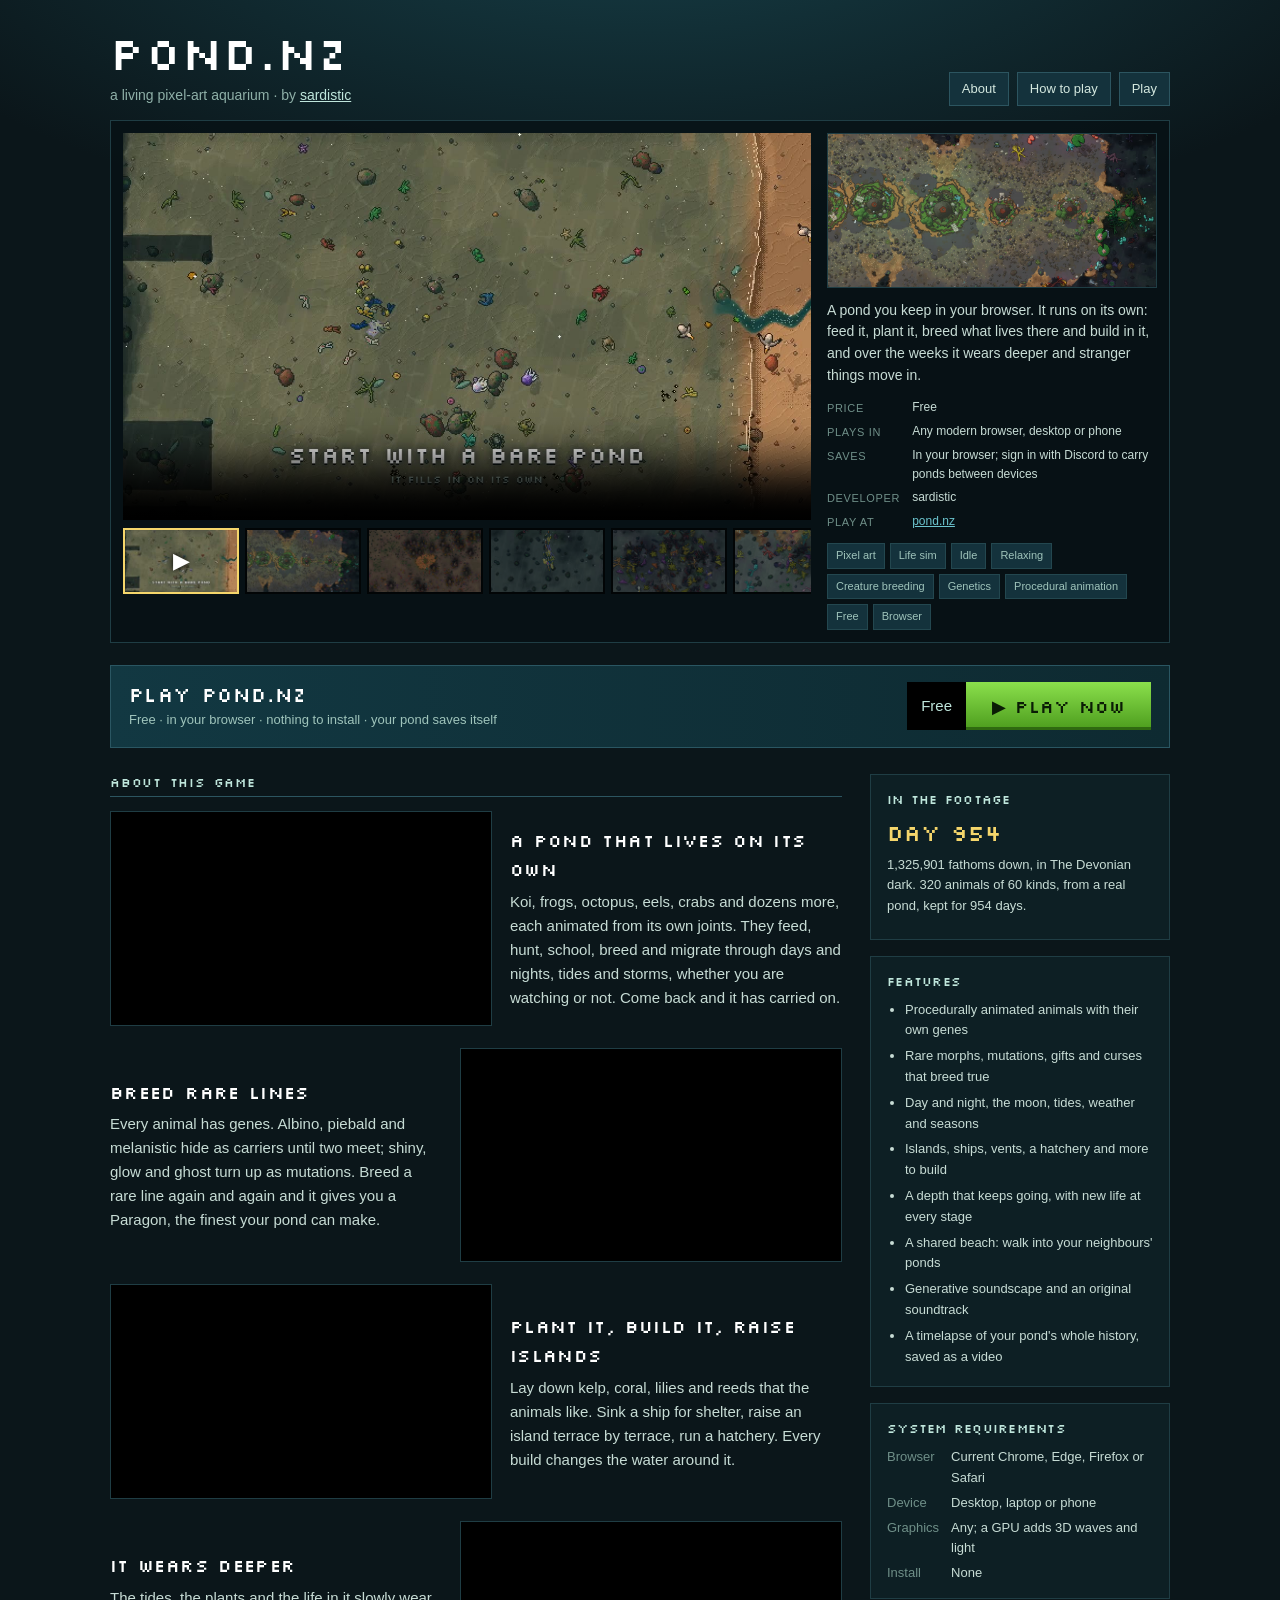
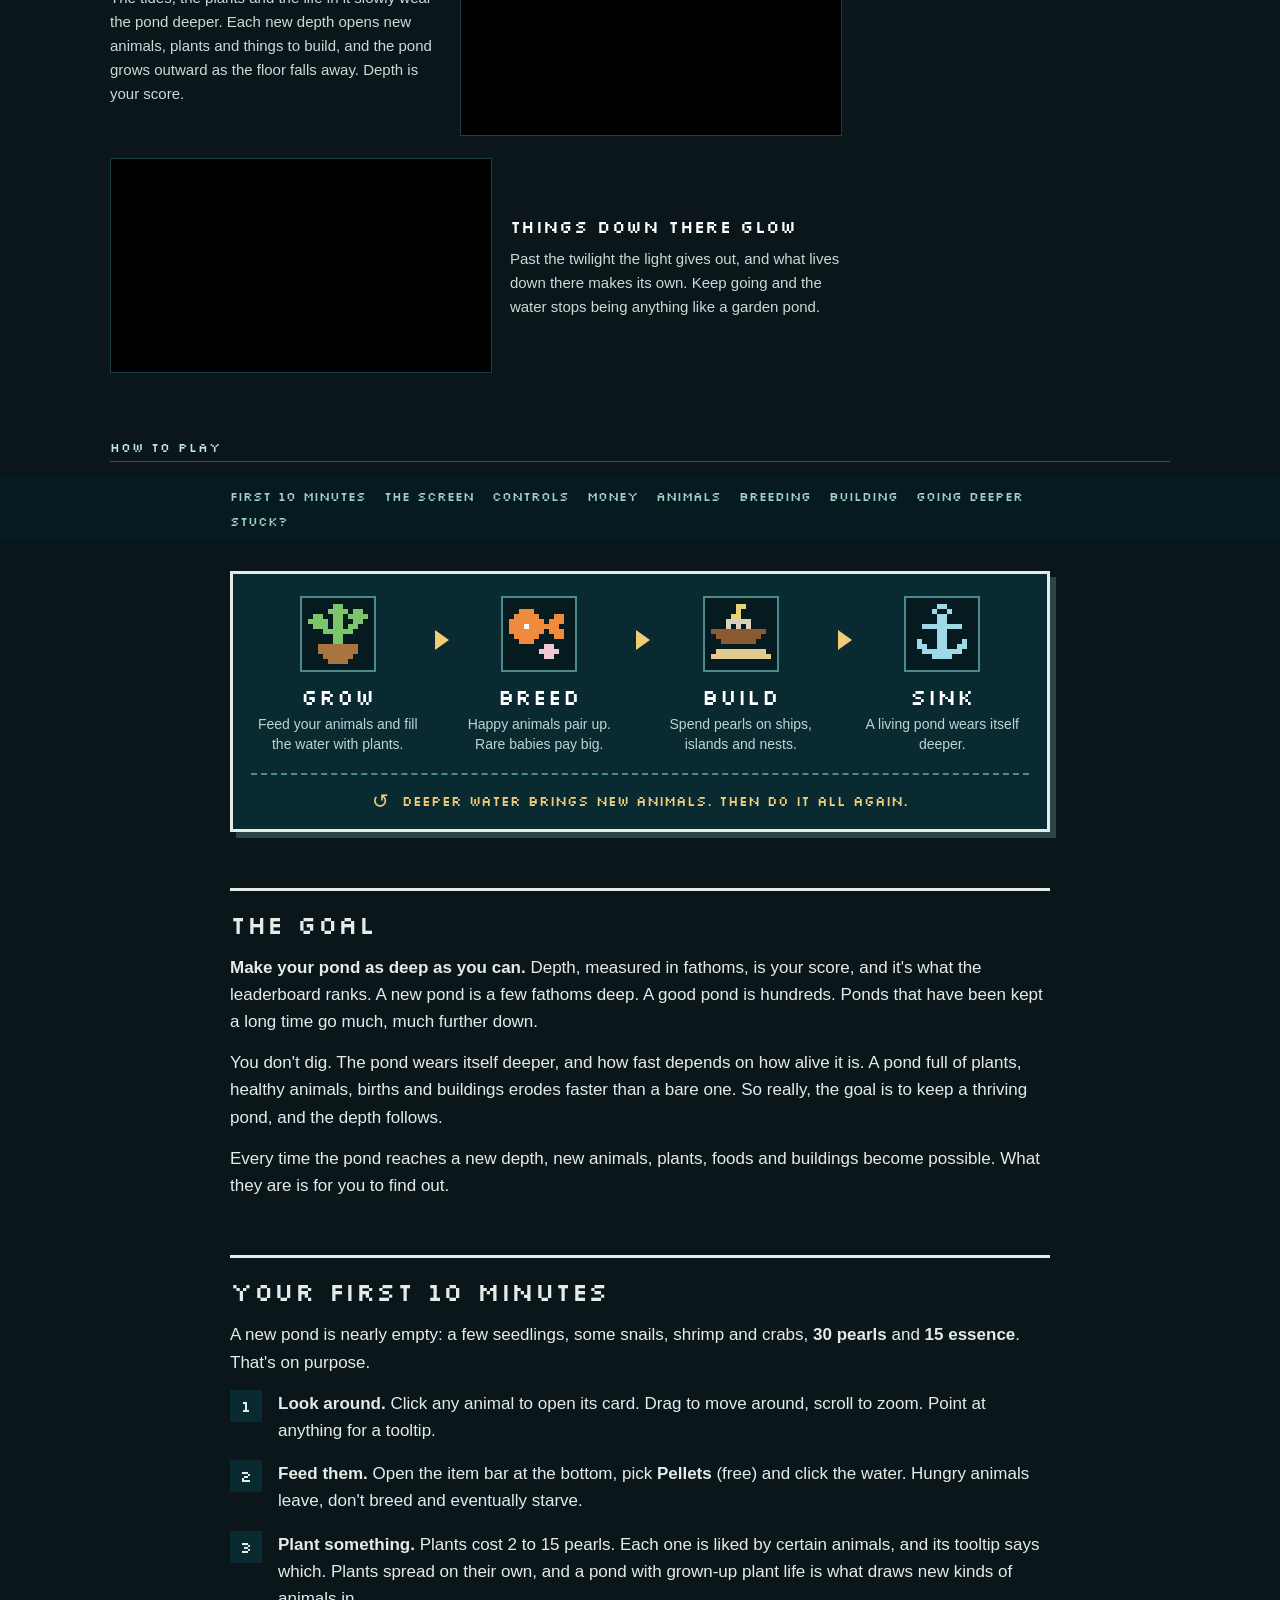
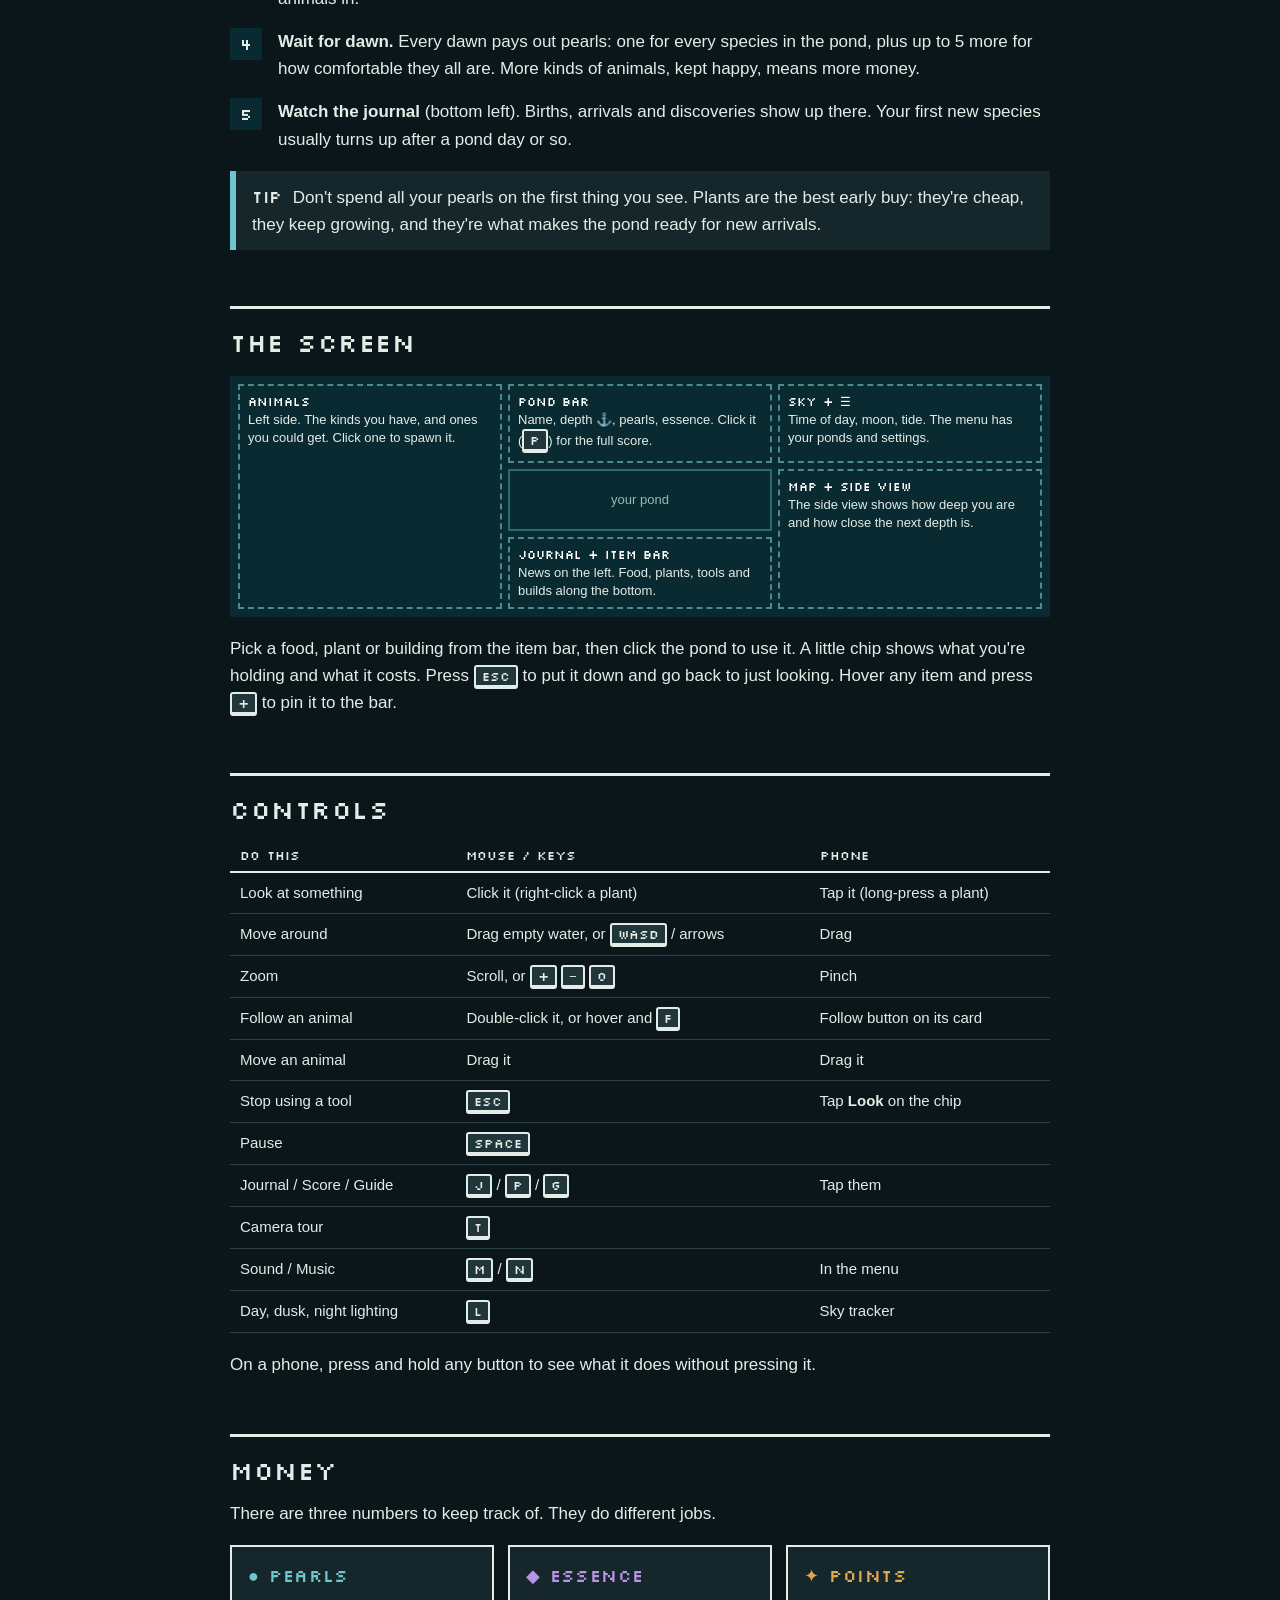
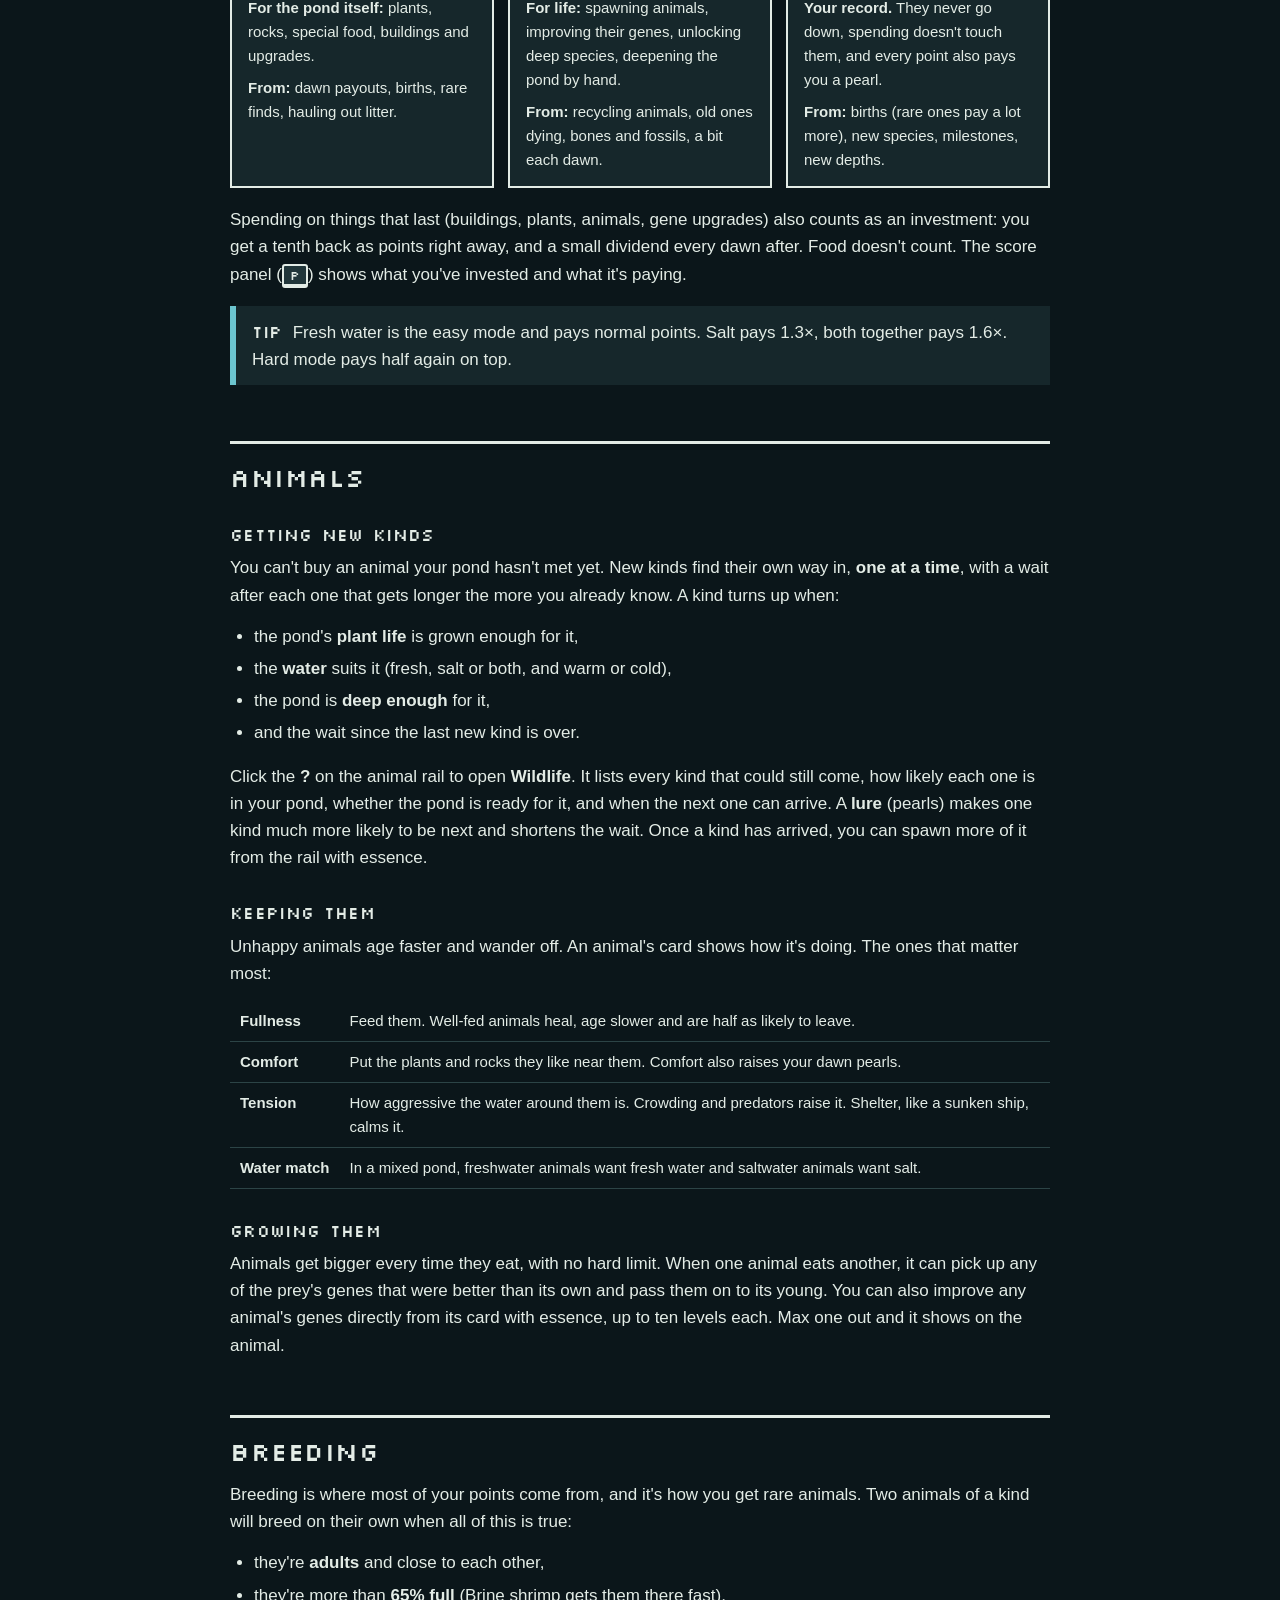
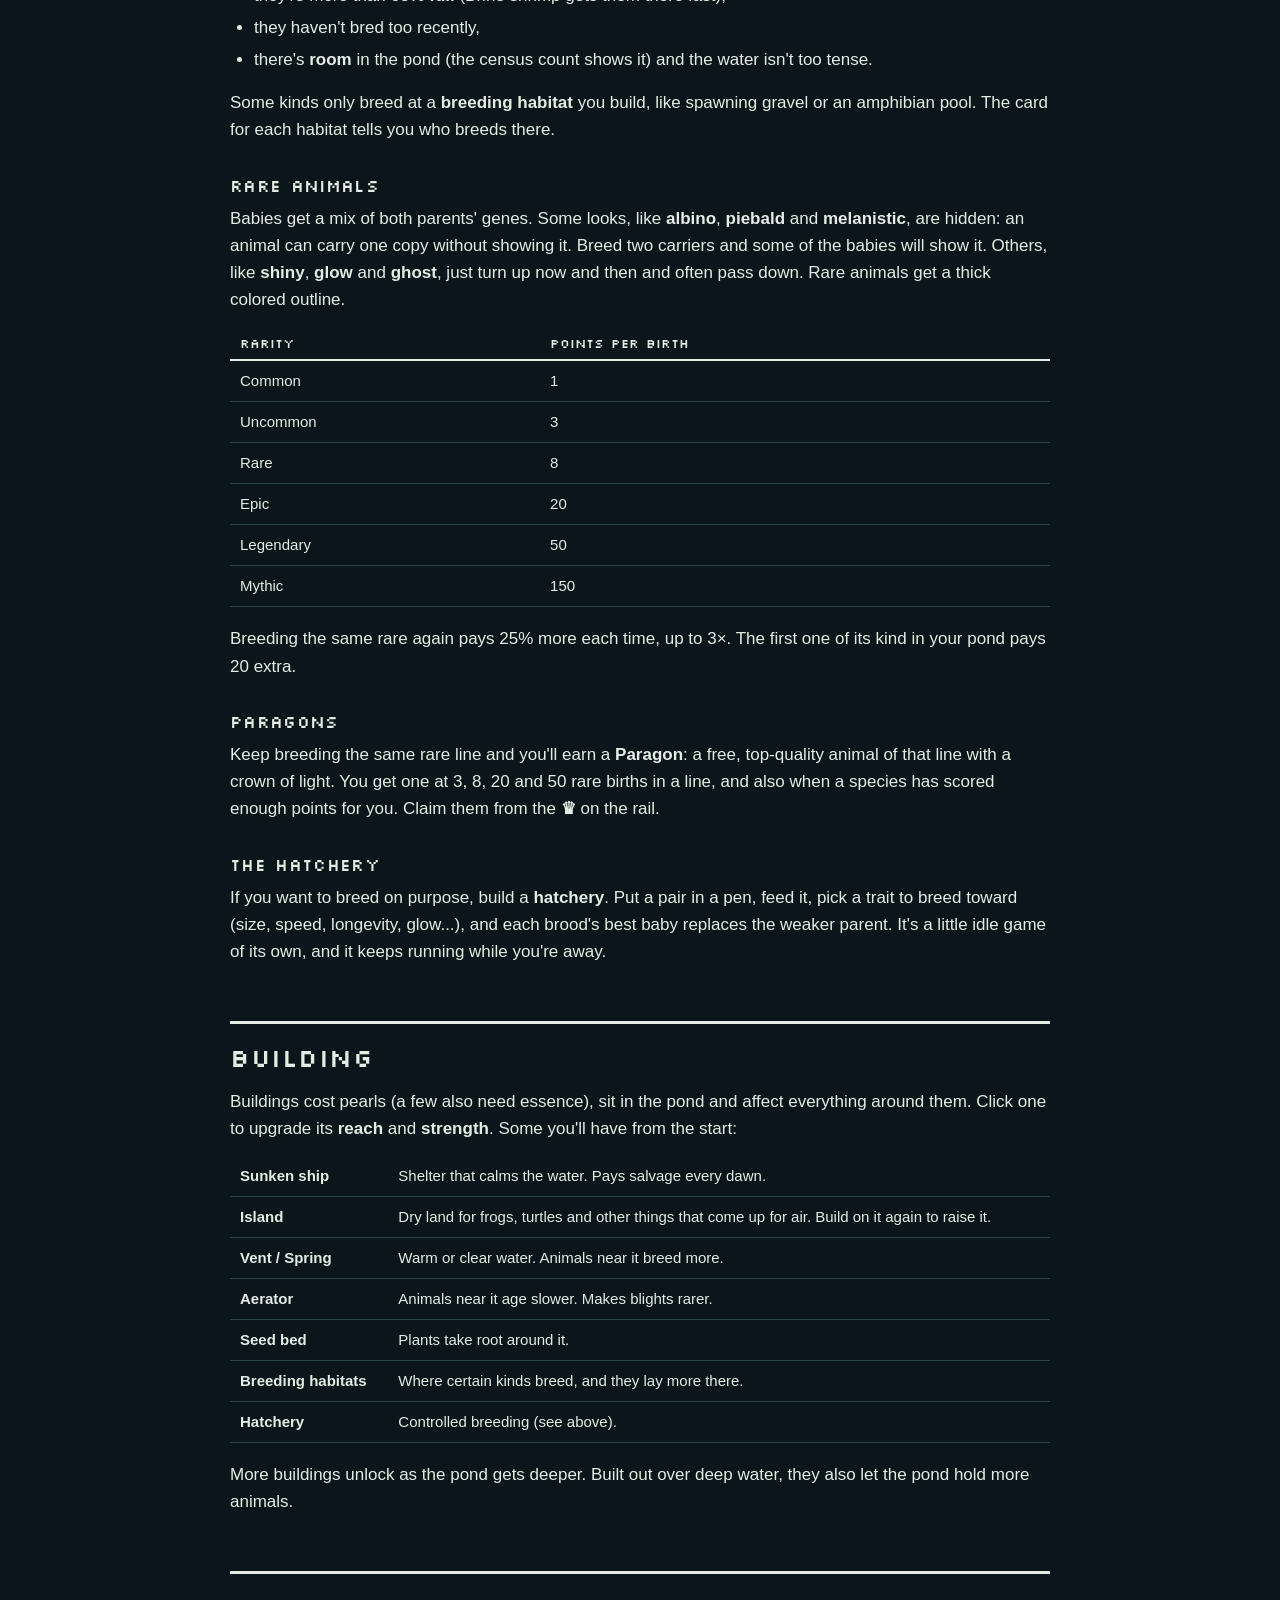
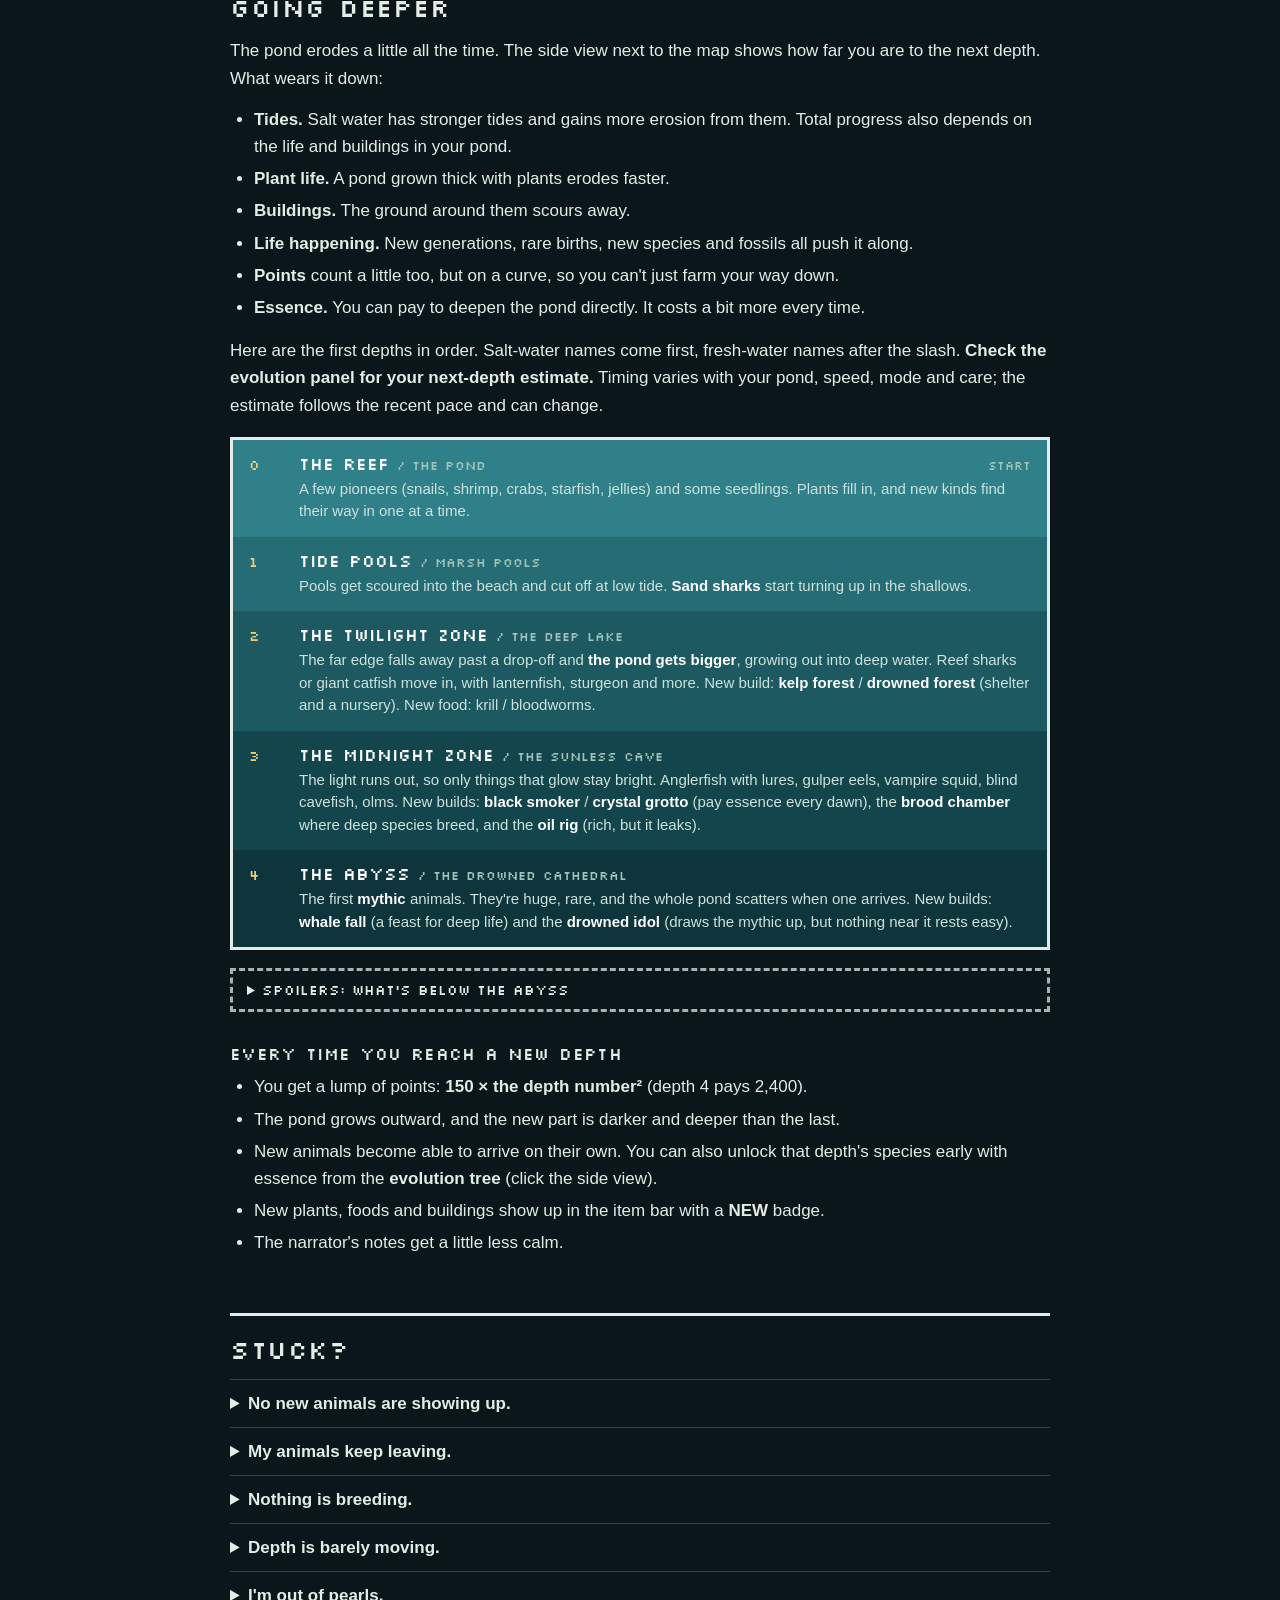
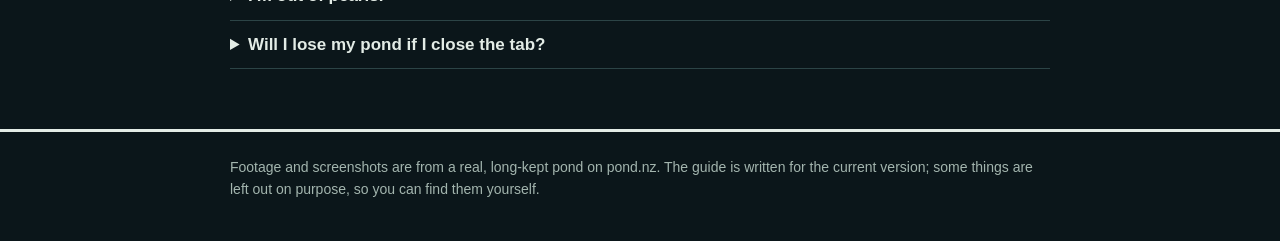
<file: docs/progression-guide.html>
<!doctype html>
<html lang="en">
<head>
<meta charset="utf-8">
<meta name="viewport" content="width=device-width,initial-scale=1">
<meta name="description" content="pond.nz, a living pixel-art aquarium in your browser: trailer, screenshots, features and how to play.">
<title>pond.nz · a living pixel-art aquarium</title>
<link rel="icon" href="/favicon.ico">
<link rel="canonical" href="https://pond.nz/store/">
<meta property="og:title" content="pond.nz · a living pixel-art aquarium">
<meta property="og:description" content="A pond you keep in your browser. Free, nothing to install.">
<meta property="og:image" content="https://pond.nz/store/media/trailer-poster.jpg">
<meta property="og:url" content="https://pond.nz/store/">
<link rel="preconnect" href="https://fonts.googleapis.com">
<link href="https://fonts.googleapis.com/css2?family=Silkscreen&display=swap" rel="stylesheet">
<style>
:root{
  --bg:#0f1c1f;--panel:#16272b;--ink:#e3ece6;--soft:#a3b5ae;--rule:#2c4446;
  --water:#0a2a31;--water2:#061b20;--pearl:#6cc5cf;--ess:#b893ea;--pts:#e3a74b;--key:#21363a;
  --pixel:'Silkscreen',ui-monospace,monospace;
}
*{box-sizing:border-box}
html{-webkit-text-size-adjust:100%}
body{margin:0;background:var(--bg);color:var(--ink);font:17px/1.6 ui-rounded,'Trebuchet MS',Verdana,sans-serif}
a{color:var(--pearl)}
.wrap{max-width:860px;margin:0 auto;padding:0 20px}
h1,h2,h3,.px{font-family:var(--pixel);font-weight:400;letter-spacing:.02em}
h2{font-size:26px;line-height:1.2;margin:56px 0 14px;padding-top:18px;border-top:3px solid var(--ink)}
h3{font-size:17px;margin:28px 0 6px}
p{margin:0 0 14px}
ul,ol{margin:0 0 16px;padding-left:24px}
li{margin:5px 0}
b{font-weight:700}

/* top */
.top{background:var(--water);color:var(--foam);border-bottom:6px solid var(--water2)}
.top .wrap{display:flex;gap:22px;align-items:center;padding-top:36px;padding-bottom:34px}
.top img{width:84px;height:84px;image-rendering:pixelated;flex:none}
.top h1{font-size:44px;line-height:1;margin:0 0 10px}
.top p{margin:0;max-width:560px;color:#b9d6cf}
.top a{color:#fff}
nav{background:var(--water2);font-family:var(--pixel);font-size:13px}
nav .wrap{display:flex;flex-wrap:wrap;gap:4px 18px;padding-top:10px;padding-bottom:10px}
nav a{color:#9fd0c6;text-decoration:none}
nav a:hover{color:#fff;text-decoration:underline}

kbd{font:13px/1 var(--pixel);background:var(--key);color:var(--ink);border:2px solid var(--ink);border-bottom-width:4px;border-radius:3px;padding:3px 6px 2px;display:inline-block;white-space:nowrap}

.box{background:var(--panel);border:2px solid var(--ink);box-shadow:5px 5px 0 var(--rule);padding:18px 22px;margin:20px 0}
.box > :last-child{margin-bottom:0}
.box h3:first-child{margin-top:0}
.tip{border-left:6px solid var(--pearl);background:var(--panel);padding:12px 16px;margin:18px 0}
.tip b:first-child{font-family:var(--pixel);font-weight:400;margin-right:6px}

ol.steps{counter-reset:s;list-style:none;padding:0}
ol.steps li{counter-increment:s;position:relative;padding-left:48px;margin:0 0 16px}
ol.steps li::before{content:counter(s);position:absolute;left:0;top:0;width:32px;height:32px;display:grid;place-items:center;font:16px var(--pixel);background:var(--water);color:var(--foam)}

table{width:100%;border-collapse:collapse;margin:8px 0 18px;font-size:15px}
th,td{text-align:left;vertical-align:top;padding:8px 10px;border-bottom:1px solid var(--rule)}
th{font:13px var(--pixel);border-bottom:2px solid var(--ink)}
td:first-child{white-space:nowrap}

.money{display:grid;grid-template-columns:repeat(3,1fr);gap:14px;margin:18px 0}
.coin{background:var(--panel);border:2px solid var(--ink);padding:14px 16px}
.coin h3{margin:0 0 6px;font-size:18px}
.coin p{font-size:15px;margin:0 0 8px}
.coin p:last-child{margin:0}
.pearl h3{color:var(--pearl)}.ess h3{color:var(--ess)}.pts h3{color:var(--pts)}

.screen{display:grid;grid-template-columns:repeat(3,1fr);grid-template-rows:auto auto auto;gap:6px;background:var(--water);padding:8px;margin:18px 0;color:var(--foam);font-size:13px;line-height:1.35}
.screen div{border:2px dashed #4e8a8a;padding:8px;min-height:62px}
.screen b{display:block;font:12px var(--pixel);font-weight:400;color:#fff;margin-bottom:2px}
.s-bar{grid-column:2}.s-sky{grid-column:3}.s-rail{grid-column:1;grid-row:1/4}.s-pond{grid-column:2;grid-row:2;border-style:solid!important;border-color:#2a6a6a!important;display:grid;place-items:center;text-align:center;color:#8fbcb3}
.s-map{grid-column:3;grid-row:2/4}.s-journal{grid-column:2;grid-row:3}

.dive{list-style:none;margin:18px 0;padding:0;border:3px solid var(--ink)}
.tier{margin:0;padding:12px 16px 14px;color:#e6f2ee}
.t-head{display:flex;align-items:baseline;gap:12px;flex-wrap:wrap}
.t-num{font:14px var(--pixel);color:#f1cc77;min-width:38px}
.t-name{font:17px var(--pixel);color:#fff;flex:1}
.t-name i{font-style:normal;color:#9fc4bb;margin-left:8px;font-size:13px}
.t-when{font:12px var(--pixel);color:#9fc4bb}
.t-body{font-size:15px;line-height:1.5;color:#cfe2dc;margin:4px 0 0 50px}
.t-body b{color:#fff}
.spoil{border:3px dashed var(--soft)!important;padding:10px 14px!important;margin:0 0 18px}
.spoil summary{font:14px var(--pixel);font-weight:400}
.spoil .dive{margin-bottom:4px}

details{border-top:1px solid var(--rule);padding:10px 0}
details:last-of-type{border-bottom:1px solid var(--rule)}
summary{cursor:pointer;font-weight:700}
details p{margin:8px 0 0}

footer{margin-top:60px;padding:24px 0 40px;border-top:3px solid var(--ink);font-size:14px;color:var(--soft)}


/* game loop strip */
.loop{background:var(--water);border:3px solid var(--ink);box-shadow:6px 6px 0 var(--rule);margin:30px 0 8px;padding:22px 18px 16px;color:var(--foam)}
.loop-row{list-style:none;margin:0;padding:0;display:grid;grid-template-columns:repeat(4,1fr);gap:28px}
.step{position:relative;margin:0;text-align:center;display:flex;flex-direction:column;align-items:center}
.step:not(:last-child)::after{content:'';position:absolute;right:-24px;top:34px;border:10px solid transparent;border-left:14px solid #f1cc77;border-right:0}
.ico{width:76px;height:76px;background:var(--water2);border:2px solid #4e8a8a;display:grid;place-items:center;margin-bottom:10px}
.ico svg{width:60px;height:60px;display:block}
.step b{font:22px var(--pixel);font-weight:400;color:#fff;letter-spacing:.04em;text-transform:uppercase}
.step .cap{font-size:14px;line-height:1.4;color:#b9d6cf;margin-top:4px;max-width:170px}
.loop-back{margin:18px 0 0;padding-top:12px;border-top:2px dashed #4e8a8a;text-align:center;font:14px var(--pixel);color:#f1cc77}
.loop-back span{font-size:20px;margin-right:6px;vertical-align:-2px}
@media (max-width:640px){
  .loop-row{grid-template-columns:1fr 1fr;gap:22px 14px}
  .step:not(:last-child)::after{display:none}
  .ico{width:64px;height:64px}.ico svg{width:50px;height:50px}
  .step b{font-size:19px}
  .loop-back{font-size:12px}
}
@media (max-width:640px){
  .t-body{margin-left:0}.t-num{min-width:0}.t-name{font-size:15px}.t-name i{display:block;margin:2px 0 0}
  body{font-size:16px}
  .wrap{padding:0 16px}
  .top .wrap{gap:14px;padding-top:24px;padding-bottom:22px}
  .top img{width:56px;height:56px}
  .top h1{font-size:32px}
  h2{font-size:22px;margin-top:44px}
  .money{grid-template-columns:1fr}
  .screen{display:flex;flex-direction:column}
  .s-pond{display:none!important}
  td:first-child{white-space:normal}
  table{font-size:14px}
  th,td{padding:7px 6px}
}
@media print{nav{display:none}.top{background:none;color:inherit}.top p{color:inherit}.box{box-shadow:none}}

/* ---- the store page ---- */
body{background:#0b161a;background-image:radial-gradient(1200px 520px at 50% -120px,#17414a 0,transparent 70%)}
.store{max-width:1100px;margin:0 auto;padding:0 20px}
.store-head{padding:30px 0 14px;display:flex;align-items:flex-end;justify-content:space-between;gap:16px;flex-wrap:wrap}
.store-head h1{font-size:46px;line-height:1;margin:0;color:#fff}
.store-head .by{color:#8fb0a8;font-size:14px;margin-top:8px}
.store-head .by a{color:#bfe6dc}
.store-head .links{display:flex;gap:8px;flex-wrap:wrap}
.chip{display:inline-block;padding:6px 12px;background:#14323c;border:1px solid #2c5560;color:#d4e8df;text-decoration:none;font-size:13px}
.chip:hover{background:#1c4450}
.hero{display:grid;grid-template-columns:minmax(0,1fr) 330px;gap:16px;background:#071114cc;border:1px solid #1f3d44;padding:12px}
.hero > *,.cols > *{min-width:0}
.viewer{position:relative;aspect-ratio:16/9;background:#000;overflow:hidden}
.viewer video,.viewer img{position:absolute;inset:0;width:100%;height:100%;object-fit:cover;display:block;image-rendering:auto}
.viewer button.nav{position:absolute;top:50%;transform:translateY(-50%);width:42px;height:64px;border:0;background:#000a;color:#fff;font-size:26px;cursor:pointer;opacity:.0;transition:opacity .2s}
.viewer:hover button.nav,.viewer button.nav:focus-visible{opacity:1}
.viewer .prev{left:0}.viewer .next{right:0}
.viewer a.full{position:absolute;right:10px;bottom:10px;background:#000a;color:#fff;font-size:12px;padding:4px 8px;text-decoration:none}
.strip{display:flex;gap:6px;overflow-x:auto;padding:8px 0 2px;scrollbar-width:thin;scrollbar-color:#2c5560 transparent}
.strip button{flex:none;width:116px;aspect-ratio:16/9;padding:0;border:2px solid transparent;background:#000;cursor:pointer;position:relative;opacity:.7}
.strip button[aria-current="true"]{border-color:#f5d66b;opacity:1}
.strip button:hover{opacity:1}
.strip img{width:100%;height:100%;object-fit:cover;display:block}
.strip .playmark{position:absolute;inset:0;display:grid;place-items:center;color:#fff;font-size:22px;text-shadow:0 0 6px #000}
.side{display:flex;flex-direction:column;gap:12px;min-width:0}
.side .capsule{width:100%;aspect-ratio:920/430;object-fit:cover;display:block;border:1px solid #1f3d44}
.side .blurb{font-size:14px;line-height:1.55;color:#c7dcd5;margin:0}
.facts{display:grid;grid-template-columns:auto 1fr;gap:4px 12px;font-size:12px;margin:0}
.facts dt{color:#6f8f88;text-transform:uppercase;letter-spacing:.06em;font-size:11px;padding-top:2px}
.facts dd{margin:0;color:#c7dcd5}
.facts dd a{color:#6cc5cf}
.tags{display:flex;flex-wrap:wrap;gap:5px}
.tags span{font-size:11px;padding:3px 8px;background:#14323c;color:#9fc4bb;border:1px solid #23474f}
.buy{margin:22px 0 6px;background:linear-gradient(90deg,#123842,#0e2a31);border:1px solid #2a5662;padding:16px 18px;display:flex;align-items:center;justify-content:space-between;gap:16px;flex-wrap:wrap}
.buy h2{margin:0;padding:0;border:0;font-size:20px;color:#fff}
.buy p{margin:4px 0 0;font-size:13px;color:#9fc4bb}
.buy .act{display:flex;align-items:center;gap:0}
.buy .price{background:#000;color:#bfe6dc;padding:0 14px;height:48px;display:grid;place-items:center;font-size:15px}
.play{display:inline-flex;align-items:center;gap:10px;height:48px;padding:0 26px;background:linear-gradient(180deg,#8be04c,#4c9c1d);color:#0a1c05;font:18px var(--pixel);text-decoration:none;border:0;box-shadow:inset 0 -3px 0 #2f6a10}
.play:hover{background:linear-gradient(180deg,#a3f067,#5bb126)}
.play:focus-visible{outline:3px solid #f5d66b;outline-offset:3px}
.buy.alt{background:#0d1f24}
.buy.alt .play{background:linear-gradient(180deg,#56b6c6,#2a7f8e);color:#04161a;box-shadow:inset 0 -3px 0 #1b5862}
.cols{display:grid;grid-template-columns:minmax(0,1fr) 300px;gap:28px;margin-top:26px}
.sec-title{border-top:0;padding-top:0;margin-top:0;font:13px var(--pixel);color:#bfe6dc;letter-spacing:.06em;border-bottom:1px solid #2c5560;padding-bottom:6px;margin:0 0 14px;text-transform:uppercase}
.feature{display:grid;grid-template-columns:minmax(0,1.15fr) minmax(0,1fr);gap:18px;align-items:center;margin:0 0 22px}
.feature:nth-of-type(even){grid-template-columns:minmax(0,1fr) minmax(0,1.15fr)}
.feature:nth-of-type(even) video{order:2}
.feature video{width:100%;aspect-ratio:16/9;object-fit:cover;display:block;border:1px solid #1f3d44;background:#000}
.feature h3{margin:0 0 6px;font-size:18px;color:#fff}
.feature p{font-size:15px;color:#c7dcd5;margin:0}
.aside-box{background:#0d1f24;border:1px solid #1f3d44;padding:14px 16px;margin-bottom:16px;font-size:13px;color:#c7dcd5}
.aside-box h3{margin:0 0 8px;font-size:13px;color:#bfe6dc}
.aside-box ul{margin:0;padding-left:18px}
.aside-box p{margin:0 0 8px}
.aside-box .big{font:22px var(--pixel);color:#f5d66b}
.reqs{display:grid;grid-template-columns:auto 1fr;gap:4px 12px;margin:0}
.reqs dt{color:#6f8f88}.reqs dd{margin:0}
.guide-title{margin-top:44px!important}
.guide-wrap{max-width:860px}
@media (max-width:900px){.hero{grid-template-columns:1fr}.cols{grid-template-columns:1fr}.side .capsule{display:none}}
@media (max-width:640px){.store{padding:0 16px}.store-head h1{font-size:34px}.feature,.feature:nth-of-type(even){grid-template-columns:1fr}.feature:nth-of-type(even) video{order:0}.strip button{width:92px}.buy{padding:14px}.play{padding:0 18px}}
</style>
</head>
<body>
<div class="store">
<header class="store-head">
  <div><h1>pond.nz</h1><div class="by">a living pixel-art aquarium · by <a href="https://github.com/sardistic">sardistic</a></div></div>
  <div class="links"><a class="chip" href="#about">About</a><a class="chip" href="#how">How to play</a><a class="chip" href="https://pond.nz">Play</a></div>
</header>

<section class="hero" aria-label="Trailer and screenshots">
  <div>
    <div class="viewer" id="viewer"><button class="nav prev" type="button" aria-label="Previous">‹</button><button class="nav next" type="button" aria-label="Next">›</button></div>
    <div class="strip" id="strip" role="tablist" aria-label="Trailer and screenshots"></div>
  </div>
  <aside class="side">
    <img class="capsule" src="../store/media/capsule.jpg" alt="Islands in a long-kept pond">
    <p class="blurb">A pond you keep in your browser. It runs on its own: feed it, plant it, breed what lives there and build in it, and over the weeks it wears deeper and stranger things move in.</p>
    <dl class="facts">
      <dt>Price</dt><dd>Free</dd>
      <dt>Plays in</dt><dd>Any modern browser, desktop or phone</dd>
      <dt>Saves</dt><dd>In your browser; sign in with Discord to carry ponds between devices</dd>
      <dt>Developer</dt><dd>sardistic</dd>
      <dt>Play at</dt><dd><a href="https://pond.nz">pond.nz</a></dd>
    </dl>
    <div class="tags" aria-label="Tags"><span>Pixel art</span><span>Life sim</span><span>Idle</span><span>Relaxing</span><span>Creature breeding</span><span>Genetics</span><span>Procedural animation</span><span>Free</span><span>Browser</span></div>
  </aside>
</section>

<section class="buy" aria-label="Play">
  <div><h2>Play pond.nz</h2><p>Free · in your browser · nothing to install · your pond saves itself</p></div>
  <div class="act"><span class="price">Free</span><a class="play" href="https://pond.nz">▶ Play now</a></div>
</section>

<div class="cols">
  <div>
    <h2 class="sec-title" id="about">About this game</h2>
<div class="feature"><video src="../store/media/loop-tour.mp4" muted loop playsinline autoplay preload="metadata" aria-label="A pond that lives on its own"></video><div><h3>A pond that lives on its own</h3><p>Koi, frogs, octopus, eels, crabs and dozens more, each animated from its own joints. They feed, hunt, school, breed and migrate through days and nights, tides and storms, whether you are watching or not. Come back and it has carried on.</p></div></div>
<div class="feature"><video src="../store/media/loop-closeup.mp4" muted loop playsinline autoplay preload="metadata" aria-label="Breed rare lines"></video><div><h3>Breed rare lines</h3><p>Every animal has genes. Albino, piebald and melanistic hide as carriers until two meet; shiny, glow and ghost turn up as mutations. Breed a rare line again and again and it gives you a Paragon, the finest your pond can make.</p></div></div>
<div class="feature"><video src="../store/media/loop-islands.mp4" muted loop playsinline autoplay preload="metadata" aria-label="Plant it, build it, raise islands"></video><div><h3>Plant it, build it, raise islands</h3><p>Lay down kelp, coral, lilies and reeds that the animals like. Sink a ship for shelter, raise an island terrace by terrace, run a hatchery. Every build changes the water around it.</p></div></div>
<div class="feature"><video src="../store/media/loop-pan.mp4" muted loop playsinline autoplay preload="metadata" aria-label="It wears deeper"></video><div><h3>It wears deeper</h3><p>The tides, the plants and the life in it slowly wear the pond deeper. Each new depth opens new animals, plants and things to build, and the pond grows outward as the floor falls away. Depth is your score.</p></div></div>
<div class="feature"><video src="../store/media/loop-glow.mp4" muted loop playsinline autoplay preload="metadata" aria-label="Things down there glow"></video><div><h3>Things down there glow</h3><p>Past the twilight the light gives out, and what lives down there makes its own. Keep going and the water stops being anything like a garden pond.</p></div></div>
  </div>
  <aside>
    <div class="aside-box"><h3>In the footage</h3><p class="big">Day 954</p><p>1,325,901 fathoms down, in The Devonian dark. 320 animals of 60 kinds, from a real pond, kept for 954 days.</p></div>
    <div class="aside-box"><h3>Features</h3><ul>
      <li>Procedurally animated animals with their own genes</li>
      <li>Rare morphs, mutations, gifts and curses that breed true</li>
      <li>Day and night, the moon, tides, weather and seasons</li>
      <li>Islands, ships, vents, a hatchery and more to build</li>
      <li>A depth that keeps going, with new life at every stage</li>
      <li>A shared beach: walk into your neighbours' ponds</li>
      <li>Generative soundscape and an original soundtrack</li>
      <li>A timelapse of your pond's whole history, saved as a video</li>
    </ul></div>
    <div class="aside-box"><h3>System requirements</h3><dl class="reqs">
      <dt>Browser</dt><dd>Current Chrome, Edge, Firefox or Safari</dd>
      <dt>Device</dt><dd>Desktop, laptop or phone</dd>
      <dt>Graphics</dt><dd>Any; a GPU adds 3D waves and light</dd>
      <dt>Install</dt><dd>None</dd>
    </dl></div>
  </aside>
</div>

<h2 class="sec-title guide-title" id="how">How to play</h2>
</div>

<nav aria-label="Sections"><div class="wrap">
  <a href="#start">First 10 minutes</a>
  <a href="#screen">The screen</a>
  <a href="#controls">Controls</a>
  <a href="#money">Money</a>
  <a href="#animals">Animals</a>
  <a href="#breeding">Breeding</a>
  <a href="#build">Building</a>
  <a href="#depth">Going deeper</a>
  <a href="#stuck">Stuck?</a>
</div></nav>
<main class="wrap guide-wrap">


<section class="loop" aria-label="The game loop">
  <ol class="loop-row"><li class="step"><span class="ico"><svg viewBox="0 0 12 12" aria-hidden="true" shape-rendering="crispEdges"><rect x="5" y="0" width="1" height="1" fill="#7cc56a"/><rect x="6" y="0" width="1" height="1" fill="#7cc56a"/><rect x="4" y="1" width="1" height="1" fill="#7cc56a"/><rect x="5" y="1" width="1" height="1" fill="#7cc56a"/><rect x="6" y="1" width="1" height="1" fill="#7cc56a"/><rect x="7" y="1" width="1" height="1" fill="#7cc56a"/><rect x="9" y="1" width="1" height="1" fill="#7cc56a"/><rect x="10" y="1" width="1" height="1" fill="#7cc56a"/><rect x="1" y="2" width="1" height="1" fill="#7cc56a"/><rect x="2" y="2" width="1" height="1" fill="#7cc56a"/><rect x="5" y="2" width="1" height="1" fill="#7cc56a"/><rect x="6" y="2" width="1" height="1" fill="#7cc56a"/><rect x="8" y="2" width="1" height="1" fill="#7cc56a"/><rect x="9" y="2" width="1" height="1" fill="#7cc56a"/><rect x="10" y="2" width="1" height="1" fill="#7cc56a"/><rect x="11" y="2" width="1" height="1" fill="#7cc56a"/><rect x="0" y="3" width="1" height="1" fill="#7cc56a"/><rect x="1" y="3" width="1" height="1" fill="#7cc56a"/><rect x="2" y="3" width="1" height="1" fill="#7cc56a"/><rect x="3" y="3" width="1" height="1" fill="#7cc56a"/><rect x="5" y="3" width="1" height="1" fill="#7cc56a"/><rect x="6" y="3" width="1" height="1" fill="#7cc56a"/><rect x="9" y="3" width="1" height="1" fill="#7cc56a"/><rect x="10" y="3" width="1" height="1" fill="#7cc56a"/><rect x="1" y="4" width="1" height="1" fill="#7cc56a"/><rect x="2" y="4" width="1" height="1" fill="#7cc56a"/><rect x="3" y="4" width="1" height="1" fill="#7cc56a"/><rect x="5" y="4" width="1" height="1" fill="#7cc56a"/><rect x="6" y="4" width="1" height="1" fill="#7cc56a"/><rect x="8" y="4" width="1" height="1" fill="#7cc56a"/><rect x="9" y="4" width="1" height="1" fill="#7cc56a"/><rect x="3" y="5" width="1" height="1" fill="#7cc56a"/><rect x="4" y="5" width="1" height="1" fill="#7cc56a"/><rect x="5" y="5" width="1" height="1" fill="#7cc56a"/><rect x="6" y="5" width="1" height="1" fill="#7cc56a"/><rect x="7" y="5" width="1" height="1" fill="#7cc56a"/><rect x="8" y="5" width="1" height="1" fill="#7cc56a"/><rect x="5" y="6" width="1" height="1" fill="#7cc56a"/><rect x="6" y="6" width="1" height="1" fill="#7cc56a"/><rect x="5" y="7" width="1" height="1" fill="#7cc56a"/><rect x="6" y="7" width="1" height="1" fill="#7cc56a"/><rect x="2" y="8" width="1" height="1" fill="#a8743f"/><rect x="3" y="8" width="1" height="1" fill="#a8743f"/><rect x="4" y="8" width="1" height="1" fill="#a8743f"/><rect x="5" y="8" width="1" height="1" fill="#a8743f"/><rect x="6" y="8" width="1" height="1" fill="#a8743f"/><rect x="7" y="8" width="1" height="1" fill="#a8743f"/><rect x="8" y="8" width="1" height="1" fill="#a8743f"/><rect x="9" y="8" width="1" height="1" fill="#a8743f"/><rect x="2" y="9" width="1" height="1" fill="#a8743f"/><rect x="3" y="9" width="1" height="1" fill="#a8743f"/><rect x="4" y="9" width="1" height="1" fill="#a8743f"/><rect x="5" y="9" width="1" height="1" fill="#a8743f"/><rect x="6" y="9" width="1" height="1" fill="#a8743f"/><rect x="7" y="9" width="1" height="1" fill="#a8743f"/><rect x="8" y="9" width="1" height="1" fill="#a8743f"/><rect x="9" y="9" width="1" height="1" fill="#a8743f"/><rect x="3" y="10" width="1" height="1" fill="#a8743f"/><rect x="4" y="10" width="1" height="1" fill="#a8743f"/><rect x="5" y="10" width="1" height="1" fill="#a8743f"/><rect x="6" y="10" width="1" height="1" fill="#a8743f"/><rect x="7" y="10" width="1" height="1" fill="#a8743f"/><rect x="8" y="10" width="1" height="1" fill="#a8743f"/><rect x="4" y="11" width="1" height="1" fill="#a8743f"/><rect x="5" y="11" width="1" height="1" fill="#a8743f"/><rect x="6" y="11" width="1" height="1" fill="#a8743f"/><rect x="7" y="11" width="1" height="1" fill="#a8743f"/></svg></span><b>Grow</b><span class="cap">Feed your animals and fill the water with plants.</span></li><li class="step"><span class="ico"><svg viewBox="0 0 12 12" aria-hidden="true" shape-rendering="crispEdges"><rect x="2" y="1" width="1" height="1" fill="#f08a3c"/><rect x="3" y="1" width="1" height="1" fill="#f08a3c"/><rect x="4" y="1" width="1" height="1" fill="#f08a3c"/><rect x="1" y="2" width="1" height="1" fill="#f08a3c"/><rect x="2" y="2" width="1" height="1" fill="#f08a3c"/><rect x="3" y="2" width="1" height="1" fill="#f08a3c"/><rect x="4" y="2" width="1" height="1" fill="#f08a3c"/><rect x="5" y="2" width="1" height="1" fill="#f08a3c"/><rect x="9" y="2" width="1" height="1" fill="#f08a3c"/><rect x="10" y="2" width="1" height="1" fill="#f08a3c"/><rect x="0" y="3" width="1" height="1" fill="#f08a3c"/><rect x="1" y="3" width="1" height="1" fill="#f08a3c"/><rect x="2" y="3" width="1" height="1" fill="#f08a3c"/><rect x="3" y="3" width="1" height="1" fill="#f08a3c"/><rect x="4" y="3" width="1" height="1" fill="#f08a3c"/><rect x="5" y="3" width="1" height="1" fill="#f08a3c"/><rect x="6" y="3" width="1" height="1" fill="#f08a3c"/><rect x="8" y="3" width="1" height="1" fill="#f08a3c"/><rect x="9" y="3" width="1" height="1" fill="#f08a3c"/><rect x="10" y="3" width="1" height="1" fill="#f08a3c"/><rect x="0" y="4" width="1" height="1" fill="#f08a3c"/><rect x="1" y="4" width="1" height="1" fill="#f08a3c"/><rect x="2" y="4" width="1" height="1" fill="#f08a3c"/><rect x="3" y="4" width="1" height="1" fill="#ffffff"/><rect x="4" y="4" width="1" height="1" fill="#f08a3c"/><rect x="5" y="4" width="1" height="1" fill="#f08a3c"/><rect x="6" y="4" width="1" height="1" fill="#f08a3c"/><rect x="7" y="4" width="1" height="1" fill="#f08a3c"/><rect x="8" y="4" width="1" height="1" fill="#f08a3c"/><rect x="9" y="4" width="1" height="1" fill="#f08a3c"/><rect x="0" y="5" width="1" height="1" fill="#f08a3c"/><rect x="1" y="5" width="1" height="1" fill="#f08a3c"/><rect x="2" y="5" width="1" height="1" fill="#f08a3c"/><rect x="3" y="5" width="1" height="1" fill="#f08a3c"/><rect x="4" y="5" width="1" height="1" fill="#f08a3c"/><rect x="5" y="5" width="1" height="1" fill="#f08a3c"/><rect x="6" y="5" width="1" height="1" fill="#f08a3c"/><rect x="8" y="5" width="1" height="1" fill="#f08a3c"/><rect x="9" y="5" width="1" height="1" fill="#f08a3c"/><rect x="10" y="5" width="1" height="1" fill="#f08a3c"/><rect x="1" y="6" width="1" height="1" fill="#f08a3c"/><rect x="2" y="6" width="1" height="1" fill="#f08a3c"/><rect x="3" y="6" width="1" height="1" fill="#f08a3c"/><rect x="4" y="6" width="1" height="1" fill="#f08a3c"/><rect x="5" y="6" width="1" height="1" fill="#f08a3c"/><rect x="9" y="6" width="1" height="1" fill="#f08a3c"/><rect x="10" y="6" width="1" height="1" fill="#f08a3c"/><rect x="2" y="7" width="1" height="1" fill="#f08a3c"/><rect x="3" y="7" width="1" height="1" fill="#f08a3c"/><rect x="4" y="7" width="1" height="1" fill="#f08a3c"/><rect x="7" y="8" width="1" height="1" fill="#f3c6d6"/><rect x="8" y="8" width="1" height="1" fill="#f3c6d6"/><rect x="6" y="9" width="1" height="1" fill="#f3c6d6"/><rect x="7" y="9" width="1" height="1" fill="#f3c6d6"/><rect x="8" y="9" width="1" height="1" fill="#f3c6d6"/><rect x="9" y="9" width="1" height="1" fill="#f3c6d6"/><rect x="7" y="10" width="1" height="1" fill="#f3c6d6"/><rect x="8" y="10" width="1" height="1" fill="#f3c6d6"/></svg></span><b>Breed</b><span class="cap">Happy animals pair up. Rare babies pay big.</span></li><li class="step"><span class="ico"><svg viewBox="0 0 12 12" aria-hidden="true" shape-rendering="crispEdges"><rect x="5" y="0" width="1" height="1" fill="#e8d27a"/><rect x="6" y="0" width="1" height="1" fill="#e8d27a"/><rect x="5" y="1" width="1" height="1" fill="#e8d27a"/><rect x="4" y="2" width="1" height="1" fill="#e8d27a"/><rect x="5" y="2" width="1" height="1" fill="#e8d27a"/><rect x="3" y="3" width="1" height="1" fill="#d9d0bd"/><rect x="4" y="3" width="1" height="1" fill="#d9d0bd"/><rect x="5" y="3" width="1" height="1" fill="#d9d0bd"/><rect x="6" y="3" width="1" height="1" fill="#d9d0bd"/><rect x="7" y="3" width="1" height="1" fill="#d9d0bd"/><rect x="3" y="4" width="1" height="1" fill="#d9d0bd"/><rect x="5" y="4" width="1" height="1" fill="#d9d0bd"/><rect x="7" y="4" width="1" height="1" fill="#d9d0bd"/><rect x="0" y="5" width="1" height="1" fill="#8a5a35"/><rect x="1" y="5" width="1" height="1" fill="#8a5a35"/><rect x="2" y="5" width="1" height="1" fill="#8a5a35"/><rect x="3" y="5" width="1" height="1" fill="#8a5a35"/><rect x="4" y="5" width="1" height="1" fill="#8a5a35"/><rect x="5" y="5" width="1" height="1" fill="#8a5a35"/><rect x="6" y="5" width="1" height="1" fill="#8a5a35"/><rect x="7" y="5" width="1" height="1" fill="#8a5a35"/><rect x="8" y="5" width="1" height="1" fill="#8a5a35"/><rect x="9" y="5" width="1" height="1" fill="#8a5a35"/><rect x="10" y="5" width="1" height="1" fill="#8a5a35"/><rect x="1" y="6" width="1" height="1" fill="#8a5a35"/><rect x="2" y="6" width="1" height="1" fill="#8a5a35"/><rect x="3" y="6" width="1" height="1" fill="#8a5a35"/><rect x="4" y="6" width="1" height="1" fill="#8a5a35"/><rect x="5" y="6" width="1" height="1" fill="#8a5a35"/><rect x="6" y="6" width="1" height="1" fill="#8a5a35"/><rect x="7" y="6" width="1" height="1" fill="#8a5a35"/><rect x="8" y="6" width="1" height="1" fill="#8a5a35"/><rect x="9" y="6" width="1" height="1" fill="#8a5a35"/><rect x="2" y="7" width="1" height="1" fill="#8a5a35"/><rect x="3" y="7" width="1" height="1" fill="#8a5a35"/><rect x="4" y="7" width="1" height="1" fill="#8a5a35"/><rect x="5" y="7" width="1" height="1" fill="#8a5a35"/><rect x="6" y="7" width="1" height="1" fill="#8a5a35"/><rect x="7" y="7" width="1" height="1" fill="#8a5a35"/><rect x="8" y="7" width="1" height="1" fill="#8a5a35"/><rect x="1" y="9" width="1" height="1" fill="#e2c98f"/><rect x="2" y="9" width="1" height="1" fill="#e2c98f"/><rect x="3" y="9" width="1" height="1" fill="#e2c98f"/><rect x="4" y="9" width="1" height="1" fill="#e2c98f"/><rect x="5" y="9" width="1" height="1" fill="#e2c98f"/><rect x="6" y="9" width="1" height="1" fill="#e2c98f"/><rect x="7" y="9" width="1" height="1" fill="#e2c98f"/><rect x="8" y="9" width="1" height="1" fill="#e2c98f"/><rect x="9" y="9" width="1" height="1" fill="#e2c98f"/><rect x="10" y="9" width="1" height="1" fill="#e2c98f"/><rect x="0" y="10" width="1" height="1" fill="#e2c98f"/><rect x="1" y="10" width="1" height="1" fill="#e2c98f"/><rect x="2" y="10" width="1" height="1" fill="#e2c98f"/><rect x="3" y="10" width="1" height="1" fill="#e2c98f"/><rect x="4" y="10" width="1" height="1" fill="#e2c98f"/><rect x="5" y="10" width="1" height="1" fill="#e2c98f"/><rect x="6" y="10" width="1" height="1" fill="#e2c98f"/><rect x="7" y="10" width="1" height="1" fill="#e2c98f"/><rect x="8" y="10" width="1" height="1" fill="#e2c98f"/><rect x="9" y="10" width="1" height="1" fill="#e2c98f"/><rect x="10" y="10" width="1" height="1" fill="#e2c98f"/><rect x="11" y="10" width="1" height="1" fill="#e2c98f"/></svg></span><b>Build</b><span class="cap">Spend pearls on ships, islands and nests.</span></li><li class="step"><span class="ico"><svg viewBox="0 0 12 12" aria-hidden="true" shape-rendering="crispEdges"><rect x="5" y="0" width="1" height="1" fill="#9fd8e6"/><rect x="6" y="0" width="1" height="1" fill="#9fd8e6"/><rect x="4" y="1" width="1" height="1" fill="#9fd8e6"/><rect x="7" y="1" width="1" height="1" fill="#9fd8e6"/><rect x="5" y="2" width="1" height="1" fill="#9fd8e6"/><rect x="6" y="2" width="1" height="1" fill="#9fd8e6"/><rect x="5" y="3" width="1" height="1" fill="#9fd8e6"/><rect x="6" y="3" width="1" height="1" fill="#9fd8e6"/><rect x="2" y="4" width="1" height="1" fill="#9fd8e6"/><rect x="3" y="4" width="1" height="1" fill="#9fd8e6"/><rect x="4" y="4" width="1" height="1" fill="#9fd8e6"/><rect x="5" y="4" width="1" height="1" fill="#9fd8e6"/><rect x="6" y="4" width="1" height="1" fill="#9fd8e6"/><rect x="7" y="4" width="1" height="1" fill="#9fd8e6"/><rect x="8" y="4" width="1" height="1" fill="#9fd8e6"/><rect x="9" y="4" width="1" height="1" fill="#9fd8e6"/><rect x="5" y="5" width="1" height="1" fill="#9fd8e6"/><rect x="6" y="5" width="1" height="1" fill="#9fd8e6"/><rect x="5" y="6" width="1" height="1" fill="#9fd8e6"/><rect x="6" y="6" width="1" height="1" fill="#9fd8e6"/><rect x="1" y="7" width="1" height="1" fill="#9fd8e6"/><rect x="5" y="7" width="1" height="1" fill="#9fd8e6"/><rect x="6" y="7" width="1" height="1" fill="#9fd8e6"/><rect x="10" y="7" width="1" height="1" fill="#9fd8e6"/><rect x="1" y="8" width="1" height="1" fill="#9fd8e6"/><rect x="2" y="8" width="1" height="1" fill="#9fd8e6"/><rect x="5" y="8" width="1" height="1" fill="#9fd8e6"/><rect x="6" y="8" width="1" height="1" fill="#9fd8e6"/><rect x="9" y="8" width="1" height="1" fill="#9fd8e6"/><rect x="10" y="8" width="1" height="1" fill="#9fd8e6"/><rect x="2" y="9" width="1" height="1" fill="#9fd8e6"/><rect x="3" y="9" width="1" height="1" fill="#9fd8e6"/><rect x="4" y="9" width="1" height="1" fill="#9fd8e6"/><rect x="5" y="9" width="1" height="1" fill="#9fd8e6"/><rect x="6" y="9" width="1" height="1" fill="#9fd8e6"/><rect x="7" y="9" width="1" height="1" fill="#9fd8e6"/><rect x="8" y="9" width="1" height="1" fill="#9fd8e6"/><rect x="9" y="9" width="1" height="1" fill="#9fd8e6"/><rect x="4" y="10" width="1" height="1" fill="#9fd8e6"/><rect x="5" y="10" width="1" height="1" fill="#9fd8e6"/><rect x="6" y="10" width="1" height="1" fill="#9fd8e6"/><rect x="7" y="10" width="1" height="1" fill="#9fd8e6"/></svg></span><b>Sink</b><span class="cap">A living pond wears itself deeper.</span></li></ol>
  <p class="loop-back"><span aria-hidden="true">↺</span> Deeper water brings new animals. Then do it all again.</p>
</section>

<h2 id="goal">The goal</h2>
<p><b>Make your pond as deep as you can.</b> Depth, measured in fathoms, is your score, and it's what the leaderboard ranks. A new pond is a few fathoms deep. A good pond is hundreds. Ponds that have been kept a long time go much, much further down.</p>
<p>You don't dig. The pond wears itself deeper, and how fast depends on how alive it is. A pond full of plants, healthy animals, births and buildings erodes faster than a bare one. So really, the goal is to keep a thriving pond, and the depth follows.</p>
<p>Every time the pond reaches a new depth, new animals, plants, foods and buildings become possible. What they are is for you to find out.</p>

<h2 id="start">Your first 10 minutes</h2>
<p>A new pond is nearly empty: a few seedlings, some snails, shrimp and crabs, <b>30 pearls</b> and <b>15 essence</b>. That's on purpose.</p>
<ol class="steps">
  <li><b>Look around.</b> Click any animal to open its card. Drag to move around, scroll to zoom. Point at anything for a tooltip.</li>
  <li><b>Feed them.</b> Open the item bar at the bottom, pick <b>Pellets</b> (free) and click the water. Hungry animals leave, don't breed and eventually starve.</li>
  <li><b>Plant something.</b> Plants cost 2 to 15 pearls. Each one is liked by certain animals, and its tooltip says which. Plants spread on their own, and a pond with grown-up plant life is what draws new kinds of animals in.</li>
  <li><b>Wait for dawn.</b> Every dawn pays out pearls: one for every species in the pond, plus up to 5 more for how comfortable they all are. More kinds of animals, kept happy, means more money.</li>
  <li><b>Watch the journal</b> (bottom left). Births, arrivals and discoveries show up there. Your first new species usually turns up after a pond day or so.</li>
</ol>
<div class="tip"><b>Tip</b> Don't spend all your pearls on the first thing you see. Plants are the best early buy: they're cheap, they keep growing, and they're what makes the pond ready for new arrivals.</div>

<h2 id="screen">The screen</h2>
<div class="screen" aria-label="Rough layout of the game screen">
  <div class="s-rail"><b>Animals</b>Left side. The kinds you have, and ones you could get. Click one to spawn it.</div>
  <div class="s-bar"><b>Pond bar</b>Name, depth ⚓, pearls, essence. Click it (<kbd>P</kbd>) for the full score.</div>
  <div class="s-sky"><b>Sky + ☰</b>Time of day, moon, tide. The menu has your ponds and settings.</div>
  <div class="s-pond">your pond</div>
  <div class="s-map"><b>Map + side view</b>The side view shows how deep you are and how close the next depth is.</div>
  <div class="s-journal"><b>Journal + item bar</b>News on the left. Food, plants, tools and builds along the bottom.</div>
</div>
<p>Pick a food, plant or building from the item bar, then click the pond to use it. A little chip shows what you're holding and what it costs. Press <kbd>Esc</kbd> to put it down and go back to just looking. Hover any item and press <kbd>+</kbd> to pin it to the bar.</p>

<h2 id="controls">Controls</h2>
<table>
  <thead><tr><th>Do this</th><th>Mouse / keys</th><th>Phone</th></tr></thead>
  <tbody>
    <tr><td>Look at something</td><td>Click it (right-click a plant)</td><td>Tap it (long-press a plant)</td></tr>
    <tr><td>Move around</td><td>Drag empty water, or <kbd>WASD</kbd> / arrows</td><td>Drag</td></tr>
    <tr><td>Zoom</td><td>Scroll, or <kbd>+</kbd> <kbd>−</kbd> <kbd>0</kbd></td><td>Pinch</td></tr>
    <tr><td>Follow an animal</td><td>Double-click it, or hover and <kbd>F</kbd></td><td>Follow button on its card</td></tr>
    <tr><td>Move an animal</td><td>Drag it</td><td>Drag it</td></tr>
    <tr><td>Stop using a tool</td><td><kbd>Esc</kbd></td><td>Tap <b>Look</b> on the chip</td></tr>
    <tr><td>Pause</td><td><kbd>Space</kbd></td><td></td></tr>
    <tr><td>Journal / Score / Guide</td><td><kbd>J</kbd> / <kbd>P</kbd> / <kbd>G</kbd></td><td>Tap them</td></tr>
    <tr><td>Camera tour</td><td><kbd>T</kbd></td><td></td></tr>
    <tr><td>Sound / Music</td><td><kbd>M</kbd> / <kbd>N</kbd></td><td>In the menu</td></tr>
    <tr><td>Day, dusk, night lighting</td><td><kbd>L</kbd></td><td>Sky tracker</td></tr>
  </tbody>
</table>
<p>On a phone, press and hold any button to see what it does without pressing it.</p>

<h2 id="money">Money</h2>
<p>There are three numbers to keep track of. They do different jobs.</p>
<div class="money">
  <div class="coin pearl"><h3>● Pearls</h3><p><b>For the pond itself:</b> plants, rocks, special food, buildings and upgrades.</p><p><b>From:</b> dawn payouts, births, rare finds, hauling out litter.</p></div>
  <div class="coin ess"><h3>◆ Essence</h3><p><b>For life:</b> spawning animals, improving their genes, unlocking deep species, deepening the pond by hand.</p><p><b>From:</b> recycling animals, old ones dying, bones and fossils, a bit each dawn.</p></div>
  <div class="coin pts"><h3>✦ Points</h3><p><b>Your record.</b> They never go down, spending doesn't touch them, and every point also pays you a pearl.</p><p><b>From:</b> births (rare ones pay a lot more), new species, milestones, new depths.</p></div>
</div>
<p>Spending on things that last (buildings, plants, animals, gene upgrades) also counts as an investment: you get a tenth back as points right away, and a small dividend every dawn after. Food doesn't count. The score panel (<kbd>P</kbd>) shows what you've invested and what it's paying.</p>
<div class="tip"><b>Tip</b> Fresh water is the easy mode and pays normal points. Salt pays 1.3×, both together pays 1.6×. Hard mode pays half again on top.</div>

<h2 id="animals">Animals</h2>
<h3>Getting new kinds</h3>
<p>You can't buy an animal your pond hasn't met yet. New kinds find their own way in, <b>one at a time</b>, with a wait after each one that gets longer the more you already know. A kind turns up when:</p>
<ul>
  <li>the pond's <b>plant life</b> is grown enough for it,</li>
  <li>the <b>water</b> suits it (fresh, salt or both, and warm or cold),</li>
  <li>the pond is <b>deep enough</b> for it,</li>
  <li>and the wait since the last new kind is over.</li>
</ul>
<p>Click the <b>?</b> on the animal rail to open <b>Wildlife</b>. It lists every kind that could still come, how likely each one is in your pond, whether the pond is ready for it, and when the next one can arrive. A <b>lure</b> (pearls) makes one kind much more likely to be next and shortens the wait. Once a kind has arrived, you can spawn more of it from the rail with essence.</p>

<h3>Keeping them</h3>
<p>Unhappy animals age faster and wander off. An animal's card shows how it's doing. The ones that matter most:</p>
<table>
  <tbody>
    <tr><td><b>Fullness</b></td><td>Feed them. Well-fed animals heal, age slower and are half as likely to leave.</td></tr>
    <tr><td><b>Comfort</b></td><td>Put the plants and rocks they like near them. Comfort also raises your dawn pearls.</td></tr>
    <tr><td><b>Tension</b></td><td>How aggressive the water around them is. Crowding and predators raise it. Shelter, like a sunken ship, calms it.</td></tr>
    <tr><td><b>Water match</b></td><td>In a mixed pond, freshwater animals want fresh water and saltwater animals want salt.</td></tr>
  </tbody>
</table>

<h3>Growing them</h3>
<p>Animals get bigger every time they eat, with no hard limit. When one animal eats another, it can pick up any of the prey's genes that were better than its own and pass them on to its young. You can also improve any animal's genes directly from its card with essence, up to ten levels each. Max one out and it shows on the animal.</p>

<h2 id="breeding">Breeding</h2>
<p>Breeding is where most of your points come from, and it's how you get rare animals. Two animals of a kind will breed on their own when all of this is true:</p>
<ul>
  <li>they're <b>adults</b> and close to each other,</li>
  <li>they're more than <b>65% full</b> (Brine shrimp gets them there fast),</li>
  <li>they haven't bred too recently,</li>
  <li>there's <b>room</b> in the pond (the census count shows it) and the water isn't too tense.</li>
</ul>
<p>Some kinds only breed at a <b>breeding habitat</b> you build, like spawning gravel or an amphibian pool. The card for each habitat tells you who breeds there.</p>

<h3>Rare animals</h3>
<p>Babies get a mix of both parents' genes. Some looks, like <b>albino</b>, <b>piebald</b> and <b>melanistic</b>, are hidden: an animal can carry one copy without showing it. Breed two carriers and some of the babies will show it. Others, like <b>shiny</b>, <b>glow</b> and <b>ghost</b>, just turn up now and then and often pass down. Rare animals get a thick colored outline.</p>
<table>
  <thead><tr><th>Rarity</th><th>Points per birth</th></tr></thead>
  <tbody>
    <tr><td>Common</td><td>1</td></tr>
    <tr><td>Uncommon</td><td>3</td></tr>
    <tr><td>Rare</td><td>8</td></tr>
    <tr><td>Epic</td><td>20</td></tr>
    <tr><td>Legendary</td><td>50</td></tr>
    <tr><td>Mythic</td><td>150</td></tr>
  </tbody>
</table>
<p>Breeding the same rare again pays 25% more each time, up to 3×. The first one of its kind in your pond pays 20 extra.</p>

<h3>Paragons</h3>
<p>Keep breeding the same rare line and you'll earn a <b>Paragon</b>: a free, top-quality animal of that line with a crown of light. You get one at 3, 8, 20 and 50 rare births in a line, and also when a species has scored enough points for you. Claim them from the <b>♛</b> on the rail.</p>

<h3>The hatchery</h3>
<p>If you want to breed on purpose, build a <b>hatchery</b>. Put a pair in a pen, feed it, pick a trait to breed toward (size, speed, longevity, glow...), and each brood's best baby replaces the weaker parent. It's a little idle game of its own, and it keeps running while you're away.</p>

<h2 id="build">Building</h2>
<p>Buildings cost pearls (a few also need essence), sit in the pond and affect everything around them. Click one to upgrade its <b>reach</b> and <b>strength</b>. Some you'll have from the start:</p>
<table>
  <tbody>
    <tr><td><b>Sunken ship</b></td><td>Shelter that calms the water. Pays salvage every dawn.</td></tr>
    <tr><td><b>Island</b></td><td>Dry land for frogs, turtles and other things that come up for air. Build on it again to raise it.</td></tr>
    <tr><td><b>Vent / Spring</b></td><td>Warm or clear water. Animals near it breed more.</td></tr>
    <tr><td><b>Aerator</b></td><td>Animals near it age slower. Makes blights rarer.</td></tr>
    <tr><td><b>Seed bed</b></td><td>Plants take root around it.</td></tr>
    <tr><td><b>Breeding habitats</b></td><td>Where certain kinds breed, and they lay more there.</td></tr>
    <tr><td><b>Hatchery</b></td><td>Controlled breeding (see above).</td></tr>
  </tbody>
</table>
<p>More buildings unlock as the pond gets deeper. Built out over deep water, they also let the pond hold more animals.</p>

<h2 id="depth">Going deeper</h2>
<p>The pond erodes a little all the time. The side view next to the map shows how far you are to the next depth. What wears it down:</p>
<ul>
  <li><b>Tides.</b> Salt water has stronger tides and gains more erosion from them. Total progress also depends on the life and buildings in your pond.</li>
  <li><b>Plant life.</b> A pond grown thick with plants erodes faster.</li>
  <li><b>Buildings.</b> The ground around them scours away.</li>
  <li><b>Life happening.</b> New generations, rare births, new species and fossils all push it along.</li>
  <li><b>Points</b> count a little too, but on a curve, so you can't just farm your way down.</li>
  <li><b>Essence.</b> You can pay to deepen the pond directly. It costs a bit more every time.</li>
</ul>
<p>Here are the first depths in order. Salt-water names come first, fresh-water names after the slash. <b>Check the evolution panel for your next-depth estimate.</b> Timing varies with your pond, speed, mode and care; the estimate follows the recent pace and can change.</p>
<ol class="dive">
  <li class="tier" style="background:#2f8088"><div class="t-head"><span class="t-num">0</span><span class="t-name">The reef<i>/ The pond</i></span><span class="t-when">start</span></div><div class="t-body">A few pioneers (snails, shrimp, crabs, starfish, jellies) and some seedlings. Plants fill in, and new kinds find their way in one at a time.</div></li>
  <li class="tier" style="background:#256c74"><div class="t-head"><span class="t-num">1</span><span class="t-name">Tide pools<i>/ Marsh pools</i></span></div><div class="t-body">Pools get scoured into the beach and cut off at low tide. <b>Sand sharks</b> start turning up in the shallows.</div></li>
  <li class="tier" style="background:#1c5960"><div class="t-head"><span class="t-num">2</span><span class="t-name">The twilight zone<i>/ The deep lake</i></span></div><div class="t-body">The far edge falls away past a drop-off and <b>the pond gets bigger</b>, growing out into deep water. Reef sharks or giant catfish move in, with lanternfish, sturgeon and more. New build: <b>kelp forest</b> / <b>drowned forest</b> (shelter and a nursery). New food: krill / bloodworms.</div></li>
  <li class="tier" style="background:#13454c"><div class="t-head"><span class="t-num">3</span><span class="t-name">The midnight zone<i>/ The sunless cave</i></span></div><div class="t-body">The light runs out, so only things that glow stay bright. Anglerfish with lures, gulper eels, vampire squid, blind cavefish, olms. New builds: <b>black smoker</b> / <b>crystal grotto</b> (pay essence every dawn), the <b>brood chamber</b> where deep species breed, and the <b>oil rig</b> (rich, but it leaks).</div></li>
  <li class="tier" style="background:#0d353b"><div class="t-head"><span class="t-num">4</span><span class="t-name">The abyss<i>/ The drowned cathedral</i></span></div><div class="t-body">The first <b>mythic</b> animals. They're huge, rare, and the whole pond scatters when one arrives. New builds: <b>whale fall</b> (a feast for deep life) and the <b>drowned idol</b> (draws the mythic up, but nothing near it rests easy).</div></li>
</ol>
<details class="spoil"><summary>Spoilers: what's below the abyss</summary>
<ol class="dive">
  <li class="tier" style="background:#0a2a30"><div class="t-head"><span class="t-num">5</span><span class="t-name">The hadal trench<i>/ The flooded crypts</i></span></div><div class="t-body">Snailfish, frilled sharks, brine pools and tube worms, or crypt eels and an ossuary. A canyon opens across the deep floor. New food: chum.</div></li>
  <li class="tier" style="background:#092328"><div class="t-head"><span class="t-num">6</span><span class="t-name">The black below<i>/ The roots of the world</i></span></div><div class="t-body">Siphonophores like lit necklaces, giant squid. The spire of teeth / root cathedral. Lure lanterns.</div></li>
  <li class="tier" style="background:#0b2420"><div class="t-head"><span class="t-num">7</span><span class="t-name">The drowned city<i>/ The sunken city</i></span></div><div class="t-body">The Deep Ones walk the streets. The Cyclopean gate (one per pond, and vast). Offerings for the marked. <b>Corruption</b>, a fourth currency that comes from marked animals, matters a lot down here.</div></li>
  <li class="tier" style="background:#1c0f18"><div class="t-head"><span class="t-num">8</span><span class="t-name">The dreaming dark</span></div><div class="t-body">The Sleeper's cradle, very expensive, and the Sleeper itself.</div></li>
  <li class="tier" style="background:#1c160c"><div class="t-head"><span class="t-num">9–11</span><span class="t-name">The deep past</span></div><div class="t-body">The Cambrian sea, the Devonian dark, the Permian deep: trilobites, anomalocaris, dunkleosteus, coelacanths, plesiosaurs, mosasaurs. Fresh water gets sea scorpions, lungfish, giant amphibians and Hyneria.</div></li>
  <li class="tier" style="background:#140c22"><div class="t-head"><span class="t-num">12–14</span><span class="t-name">Where it stops being of this world</span></div><div class="t-body">The Starfall trench, the Glass garden, the Other sea. Alien artifacts land on the floor and leak parasites that ride your animals and change them. Some of their young come out as something new.</div></li>
  <li class="tier" style="background:#050608"><div class="t-head"><span class="t-num">15+</span><span class="t-name">…and on</span></div><div class="t-body">New depths keep getting named as you reach them, each half again as far as the last. There's no bottom, only more room.</div></li>
</ol>
</details>
<h3>Every time you reach a new depth</h3>
<ul>
  <li>You get a lump of points: <b>150 × the depth number²</b> (depth 4 pays 2,400).</li>
  <li>The pond grows outward, and the new part is darker and deeper than the last.</li>
  <li>New animals become able to arrive on their own. You can also unlock that depth's species early with essence from the <b>evolution tree</b> (click the side view).</li>
  <li>New plants, foods and buildings show up in the item bar with a <b>NEW</b> badge.</li>
  <li>The narrator's notes get a little less calm.</li>
</ul>

<h2 id="stuck">Stuck?</h2>
<details><summary>No new animals are showing up.</summary><p>Open <b>Wildlife</b> (the <b>?</b> on the animal rail). It tells you whether the pond is ready for each kind and when the next one can come. Usually you need more established plant life, or you just need to wait out the gap. A lure speeds it up.</p></details>
<details><summary>My animals keep leaving.</summary><p>Check their card. Low comfort, high tension, the wrong water or an empty belly all make them wander off. Feed them, put things they like nearby, and don't overcrowd. Spirulina keeps them well fed five times longer than pellets.</p></details>
<details><summary>Nothing is breeding.</summary><p>They need to be adults, near each other, more than 65% full, and not too recently bred. Check the census count for room. Some kinds (eels, rays, turtles, crabs, jellies, octopus and others) only breed at a breeding habitat, so build the right one.</p></details>
<details><summary>Depth is barely moving.</summary><p>Fresh water is slow, that's normal. Grow more plants, put up some buildings, and keep animals breeding. If you have spare essence, deepen by hand from the side view. Or switch to salt for your next pond.</p></details>
<details><summary>I'm out of pearls.</summary><p>Wait for dawn. Then put the pearls into more species and better comfort, since that's what raises your dawn pay. Pick up any litter on the beach; each piece is worth a pearl or more.</p></details>
<details><summary>Will I lose my pond if I close the tab?</summary><p>No. It saves itself every few seconds and picks up where you left off. Sign in with Discord from <b>Your ponds</b> to get it on other devices too. Every pond also gets its own address you can share; anyone who opens it gets their own copy to play with.</p></details>

</main>

<footer><div class="wrap">Footage and screenshots are from a real, long-kept pond on pond.nz. The guide is written for the current version; some things are left out on purpose, so you can find them yourself.</div></footer>
<script src="../store/store.js"></script>
</body>
</html>
</file>
